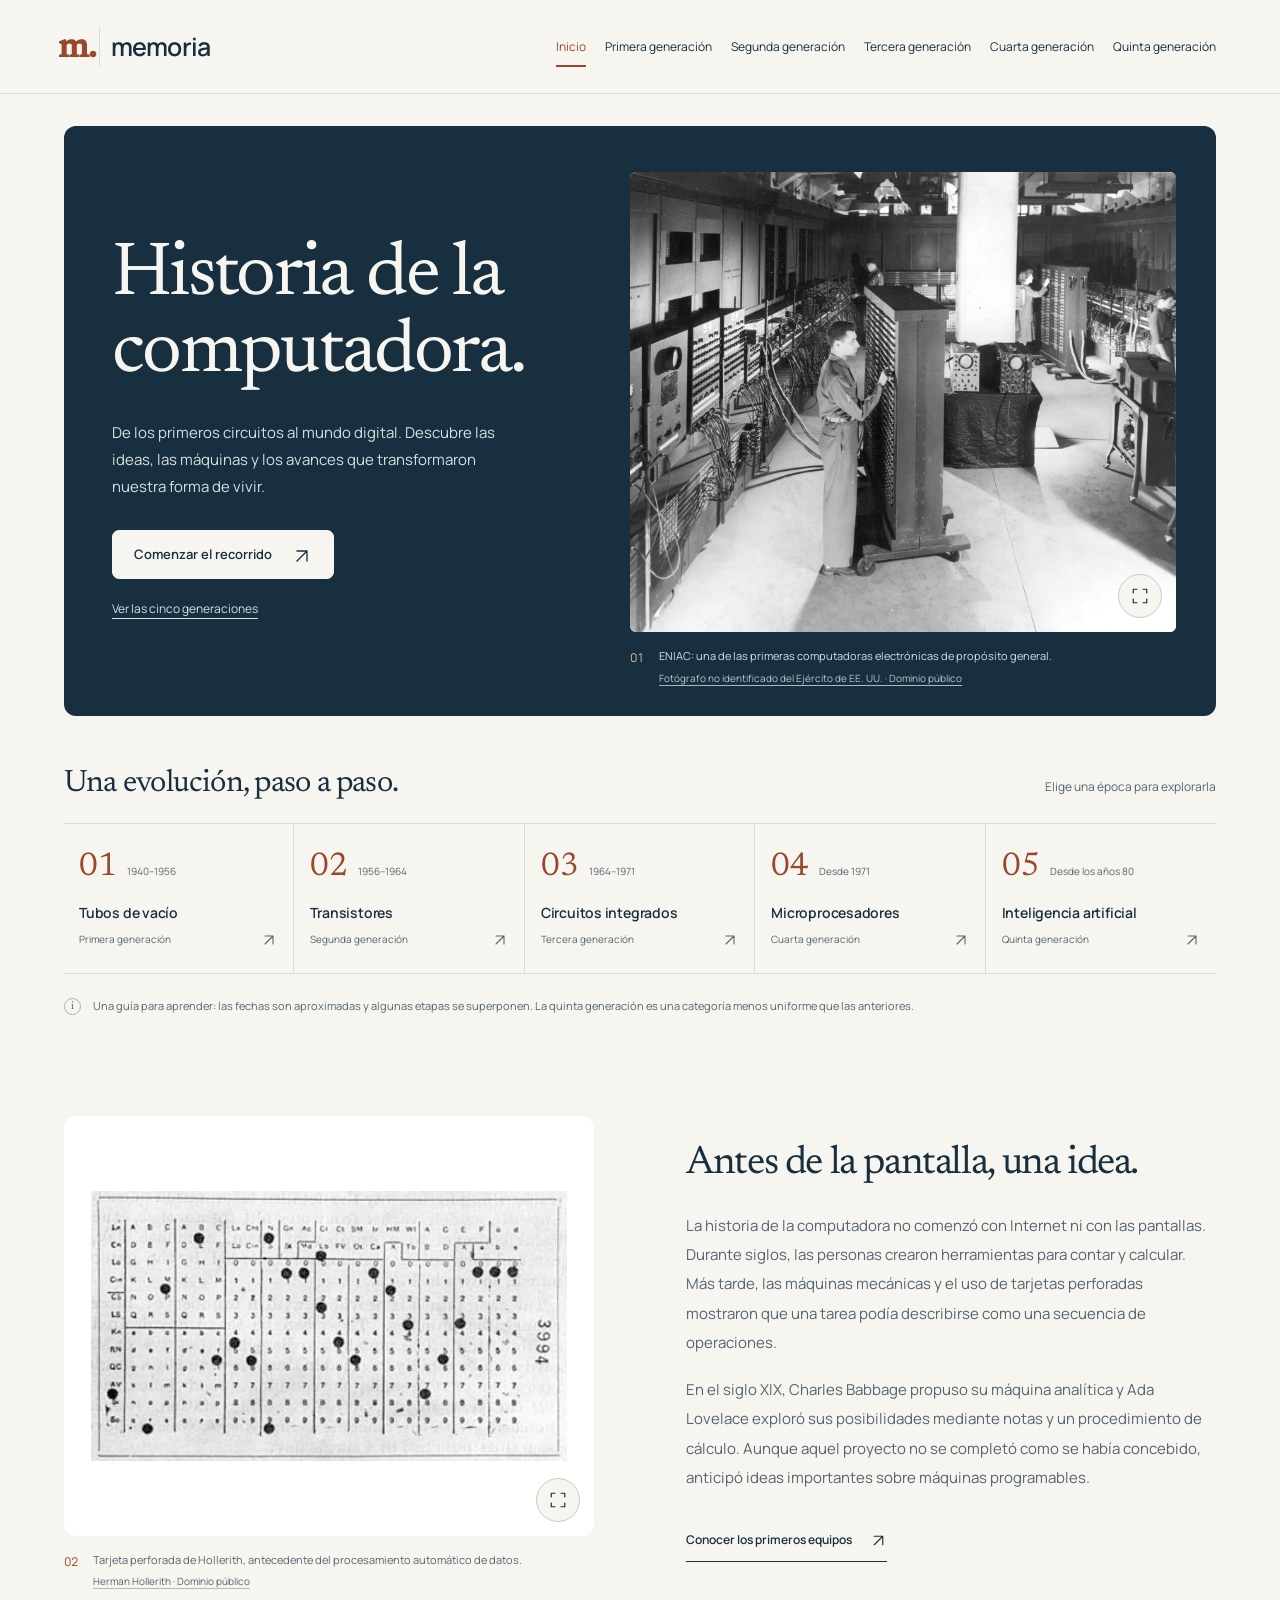
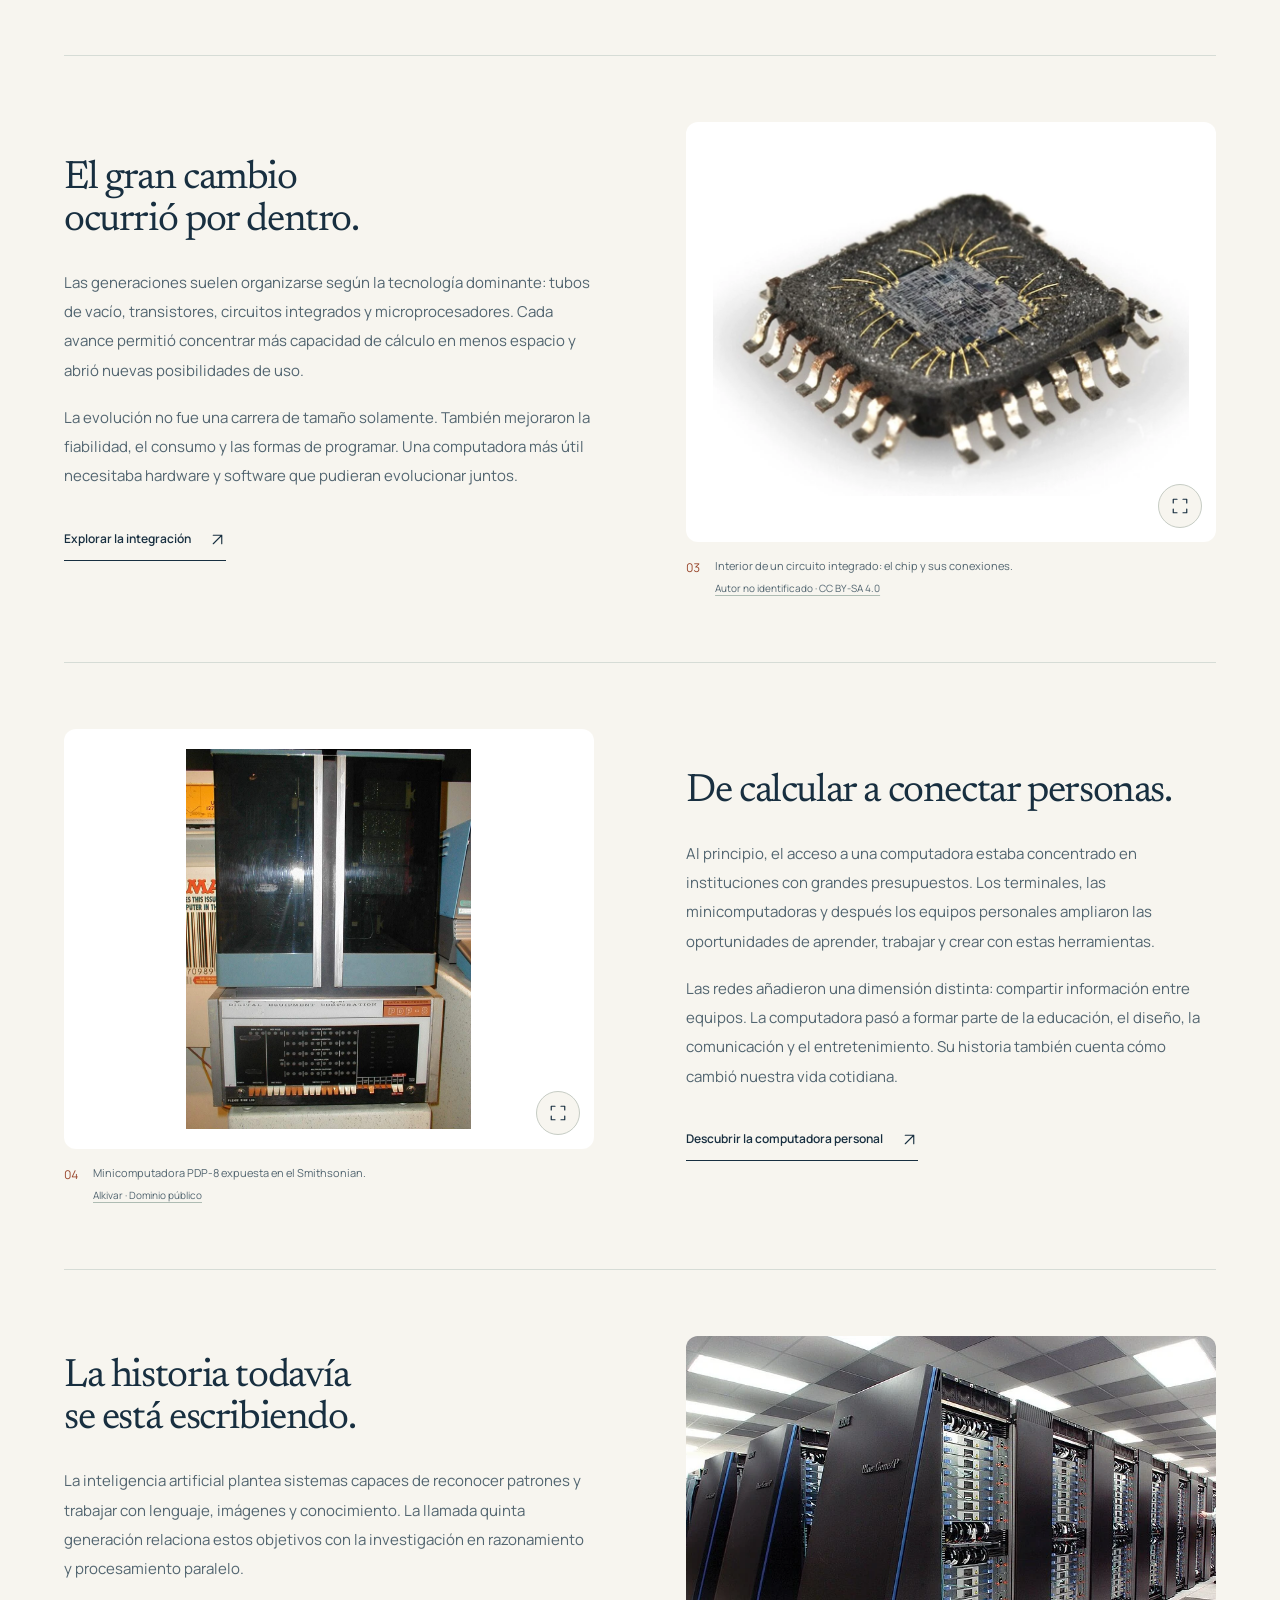
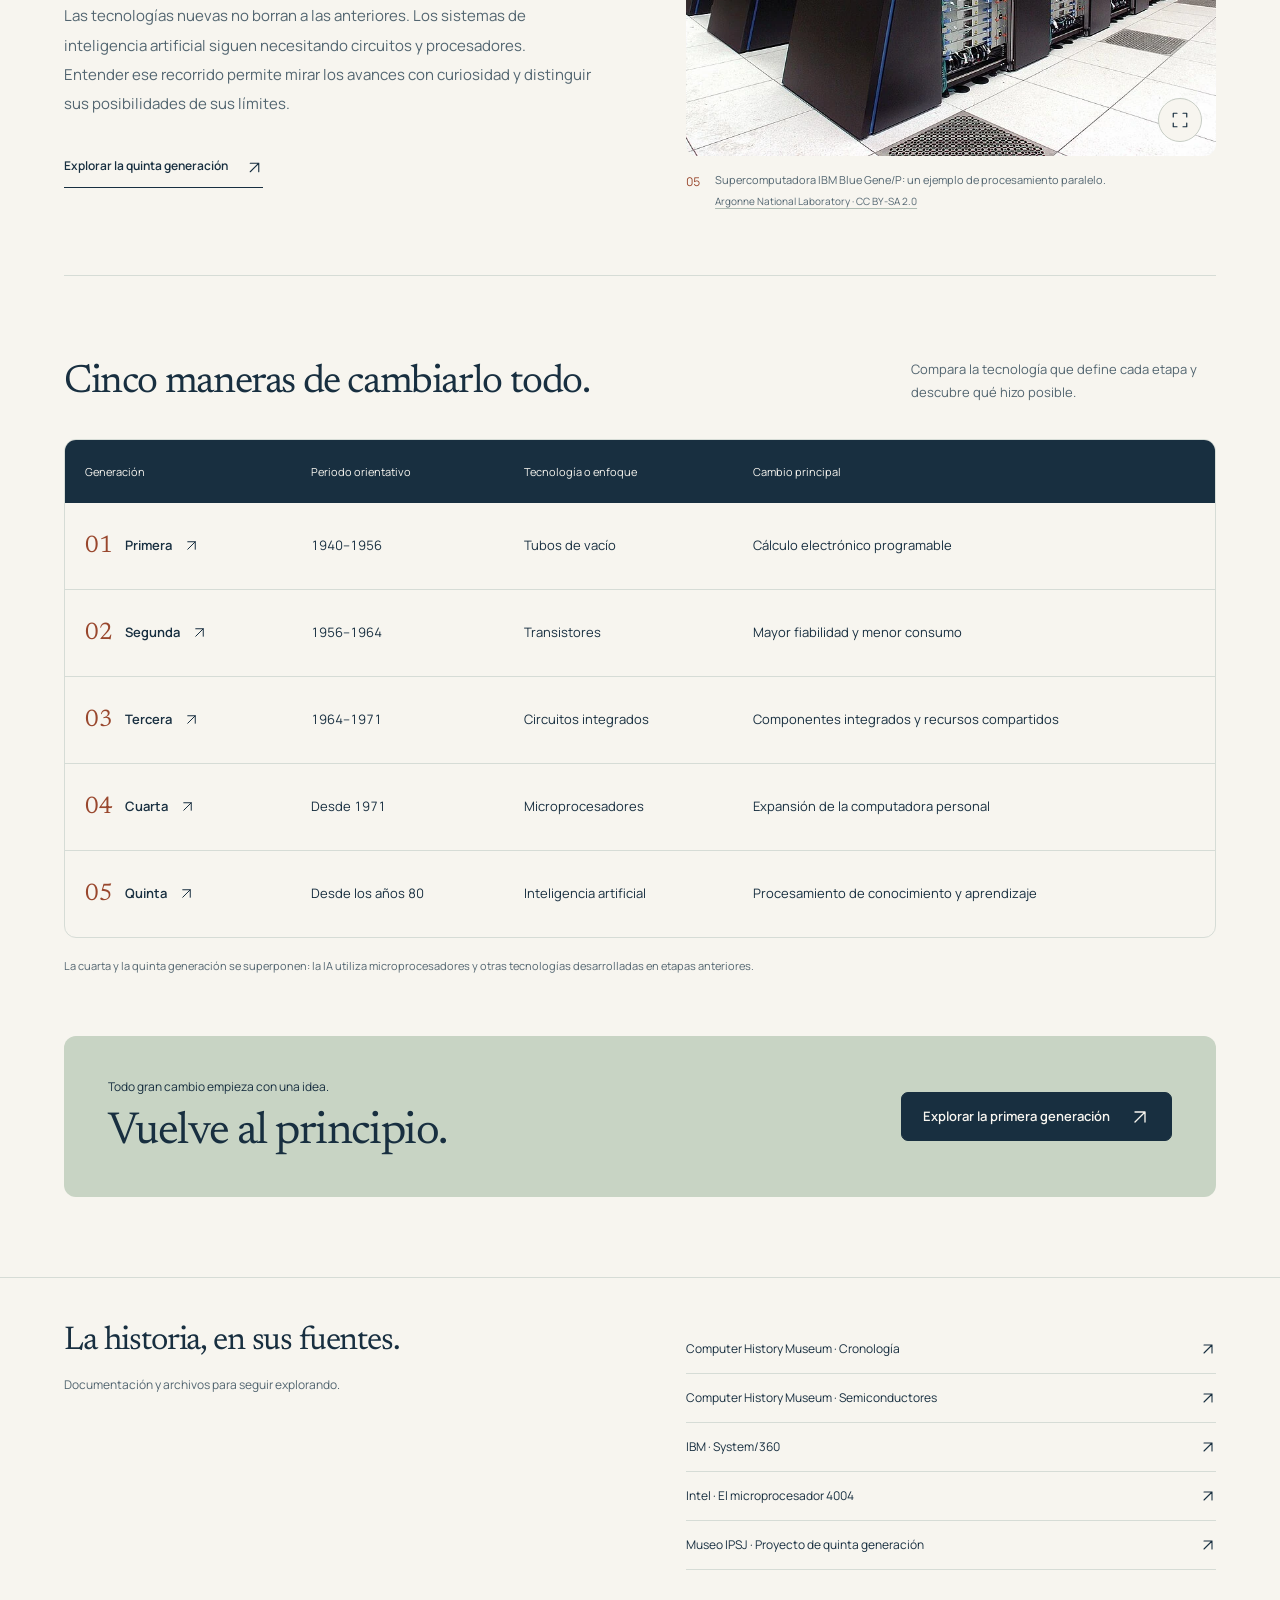
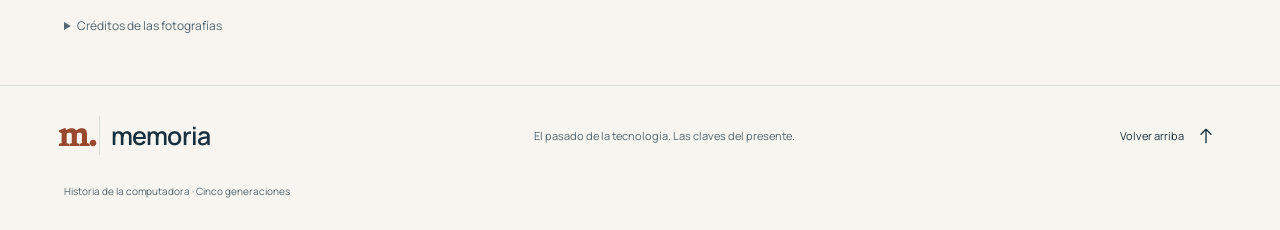
<file: index.html>
<!doctype html><html lang="es"><head><meta charset="utf-8"><meta name="viewport" content="width=device-width, initial-scale=1"><meta name="description" content="Explora las cinco generaciones de la computadora con explicaciones, fotografías y preguntas de repaso."><meta name="theme-color" content="#182f40"><title>Historia de la computadora · Memoria</title><link rel="icon" href="assets/favicon.svg" type="image/svg+xml"><link rel="stylesheet" href="styles.css"></head><body id="top"><div class="reading-progress" aria-hidden="true"></div><a class="skip" href="#contenido">Saltar al contenido</a><header class="site-header"><a class="brand" href="index.html" aria-label="Memoria, inicio"><span class="brand-icon" aria-hidden="true">m.</span>memoria<span class="brand-desc">Historia de la computación</span></a><button class="menu-toggle" aria-expanded="false" aria-controls="nav">Menú <span aria-hidden="true"><svg class="icon" aria-hidden="true" viewBox="0 0 24 24" fill="none" stroke="currentColor" stroke-width="1.6" stroke-linecap="round" stroke-linejoin="round"><path d="M4 7h16M4 12h16M4 17h16"/></svg></span></button><nav id="nav" aria-label="Navegación principal"><a href="index.html" aria-current="page">Inicio</a><a href="generacion-1.html">Primera generación</a><a href="generacion-2.html">Segunda generación</a><a href="generacion-3.html">Tercera generación</a><a href="generacion-4.html">Cuarta generación</a><a href="generacion-5.html">Quinta generación</a></nav></header><main id="contenido"><section class="hero home"><div class="hero-copy"><h1>Historia de la computadora.</h1><p class="intro">De los primeros circuitos al mundo digital. Descubre las ideas, las máquinas y los avances que transformaron nuestra forma de vivir.</p><a class="button" href="generacion-1.html">Comenzar el recorrido <span aria-hidden="true"><svg class="icon" aria-hidden="true" viewBox="0 0 24 24" fill="none" stroke="currentColor" stroke-width="1.6" stroke-linecap="round" stroke-linejoin="round"><path d="M6 18 18 6M6 6h12v12"/></svg></span></a><a class="text-link" href="#comparar">Ver las cinco generaciones</a></div><figure class="figure hero-figure photo-eniac"><div class="image-wrap cover"><img src="assets/photos/eniac.webp" width="1800" height="1301" alt="ENIAC: una de las primeras computadoras electrónicas de propósito general." fetchpriority=high decoding="async"><button class="expand" type="button" data-image="assets/photos/eniac.webp" data-caption="ENIAC: una de las primeras computadoras electrónicas de propósito general." data-credit="Fotógrafo no identificado del Ejército de EE. UU." data-source="https://commons.wikimedia.org/wiki/File:Classic_shot_of_the_ENIAC_(full_resolution).jpg" aria-label="Ampliar fotografía: ENIAC: una de las primeras computadoras electrónicas de propósito general."><svg class="icon" aria-hidden="true" viewBox="0 0 24 24" fill="none" stroke="currentColor" stroke-width="1.6" stroke-linecap="round" stroke-linejoin="round"><path d="M8 3H3v5m13-5h5v5M3 16v5h5m13-5v5h-5"/></svg></button></div><figcaption><span class="fig-index">01</span><span>ENIAC: una de las primeras computadoras electrónicas de propósito general.<a class="photo-credit" href="https://commons.wikimedia.org/wiki/File:Classic_shot_of_the_ENIAC_(full_resolution).jpg" target="_blank" rel="noopener noreferrer">Fotógrafo no identificado del Ejército de EE. UU. · Dominio público</a></span></figcaption></figure></section><section class="timeline-section"><div class="timeline-heading"><h2>Una evolución, paso a paso.</h2><span>Elige una época para explorarla</span></div><nav class="timeline" aria-label="Explorar las cinco generaciones"><a href="generacion-1.html"><span class="time-top"><span class="time-number">01</span><span>1940–1956</span></span><strong>Tubos de vacío</strong><span>Primera generación <span aria-hidden="true"><svg class="icon" aria-hidden="true" viewBox="0 0 24 24" fill="none" stroke="currentColor" stroke-width="1.6" stroke-linecap="round" stroke-linejoin="round"><path d="M6 18 18 6M6 6h12v12"/></svg></span></span></a><a href="generacion-2.html"><span class="time-top"><span class="time-number">02</span><span>1956–1964</span></span><strong>Transistores</strong><span>Segunda generación <span aria-hidden="true"><svg class="icon" aria-hidden="true" viewBox="0 0 24 24" fill="none" stroke="currentColor" stroke-width="1.6" stroke-linecap="round" stroke-linejoin="round"><path d="M6 18 18 6M6 6h12v12"/></svg></span></span></a><a href="generacion-3.html"><span class="time-top"><span class="time-number">03</span><span>1964–1971</span></span><strong>Circuitos integrados</strong><span>Tercera generación <span aria-hidden="true"><svg class="icon" aria-hidden="true" viewBox="0 0 24 24" fill="none" stroke="currentColor" stroke-width="1.6" stroke-linecap="round" stroke-linejoin="round"><path d="M6 18 18 6M6 6h12v12"/></svg></span></span></a><a href="generacion-4.html"><span class="time-top"><span class="time-number">04</span><span>Desde 1971</span></span><strong>Microprocesadores</strong><span>Cuarta generación <span aria-hidden="true"><svg class="icon" aria-hidden="true" viewBox="0 0 24 24" fill="none" stroke="currentColor" stroke-width="1.6" stroke-linecap="round" stroke-linejoin="round"><path d="M6 18 18 6M6 6h12v12"/></svg></span></span></a><a href="generacion-5.html"><span class="time-top"><span class="time-number">05</span><span>Desde los años 80</span></span><strong>Inteligencia artificial</strong><span>Quinta generación <span aria-hidden="true"><svg class="icon" aria-hidden="true" viewBox="0 0 24 24" fill="none" stroke="currentColor" stroke-width="1.6" stroke-linecap="round" stroke-linejoin="round"><path d="M6 18 18 6M6 6h12v12"/></svg></span></span></a></nav></section><aside class="context"><span aria-hidden="true">i</span><p>Una guía para aprender: las fechas son aproximadas y algunas etapas se superponen. La quinta generación es una categoría menos uniforme que las anteriores.</p></aside><section class="story image-first"><div class="story-copy"><h2>Antes de la pantalla, una idea.</h2><p>La historia de la computadora no comenzó con Internet ni con las pantallas. Durante siglos, las personas crearon herramientas para contar y calcular. Más tarde, las máquinas mecánicas y el uso de tarjetas perforadas mostraron que una tarea podía describirse como una secuencia de operaciones.</p><p>En el siglo XIX, Charles Babbage propuso su máquina analítica y Ada Lovelace exploró sus posibilidades mediante notas y un procedimiento de cálculo. Aunque aquel proyecto no se completó como se había concebido, anticipó ideas importantes sobre máquinas programables.</p><a class="inline-link" href="generacion-1.html">Conocer los primeros equipos <span aria-hidden="true"><svg class="icon" aria-hidden="true" viewBox="0 0 24 24" fill="none" stroke="currentColor" stroke-width="1.6" stroke-linecap="round" stroke-linejoin="round"><path d="M6 18 18 6M6 6h12v12"/></svg></span></a></div><figure class="figure  photo-cards"><div class="image-wrap contain"><img src="assets/photos/cards.webp" width="434" height="246" alt="Tarjeta perforada de Hollerith, antecedente del procesamiento automático de datos." loading=lazy decoding="async"><button class="expand" type="button" data-image="assets/photos/cards.webp" data-caption="Tarjeta perforada de Hollerith, antecedente del procesamiento automático de datos." data-credit="Herman Hollerith" data-source="https://commons.wikimedia.org/wiki/File:Hollerith_punched_card.jpg" aria-label="Ampliar fotografía: Tarjeta perforada de Hollerith, antecedente del procesamiento automático de datos."><svg class="icon" aria-hidden="true" viewBox="0 0 24 24" fill="none" stroke="currentColor" stroke-width="1.6" stroke-linecap="round" stroke-linejoin="round"><path d="M8 3H3v5m13-5h5v5M3 16v5h5m13-5v5h-5"/></svg></button></div><figcaption><span class="fig-index">02</span><span>Tarjeta perforada de Hollerith, antecedente del procesamiento automático de datos.<a class="photo-credit" href="https://commons.wikimedia.org/wiki/File:Hollerith_punched_card.jpg" target="_blank" rel="noopener noreferrer">Herman Hollerith · Dominio público</a></span></figcaption></figure></section><section class="story text-first"><div class="story-copy"><h2>El gran cambio ocurrió por dentro.</h2><p>Las generaciones suelen organizarse según la tecnología dominante: tubos de vacío, transistores, circuitos integrados y microprocesadores. Cada avance permitió concentrar más capacidad de cálculo en menos espacio y abrió nuevas posibilidades de uso.</p><p>La evolución no fue una carrera de tamaño solamente. También mejoraron la fiabilidad, el consumo y las formas de programar. Una computadora más útil necesitaba hardware y software que pudieran evolucionar juntos.</p><a class="inline-link" href="generacion-3.html">Explorar la integración <span aria-hidden="true"><svg class="icon" aria-hidden="true" viewBox="0 0 24 24" fill="none" stroke="currentColor" stroke-width="1.6" stroke-linecap="round" stroke-linejoin="round"><path d="M6 18 18 6M6 6h12v12"/></svg></span></a></div><figure class="figure  photo-chip"><div class="image-wrap contain"><img src="assets/photos/chip.webp" width="960" height="662" alt="Interior de un circuito integrado: el chip y sus conexiones." loading=lazy decoding="async"><button class="expand" type="button" data-image="assets/photos/chip.webp" data-caption="Interior de un circuito integrado: el chip y sus conexiones." data-credit="Autor no identificado" data-source="https://commons.wikimedia.org/wiki/File:Integrated_circuit_in_a_removed_package.jpg" aria-label="Ampliar fotografía: Interior de un circuito integrado: el chip y sus conexiones."><svg class="icon" aria-hidden="true" viewBox="0 0 24 24" fill="none" stroke="currentColor" stroke-width="1.6" stroke-linecap="round" stroke-linejoin="round"><path d="M8 3H3v5m13-5h5v5M3 16v5h5m13-5v5h-5"/></svg></button></div><figcaption><span class="fig-index">03</span><span>Interior de un circuito integrado: el chip y sus conexiones.<a class="photo-credit" href="https://commons.wikimedia.org/wiki/File:Integrated_circuit_in_a_removed_package.jpg" target="_blank" rel="noopener noreferrer">Autor no identificado · CC BY-SA 4.0</a></span></figcaption></figure></section><section class="story image-first"><div class="story-copy"><h2>De calcular a conectar personas.</h2><p>Al principio, el acceso a una computadora estaba concentrado en instituciones con grandes presupuestos. Los terminales, las minicomputadoras y después los equipos personales ampliaron las oportunidades de aprender, trabajar y crear con estas herramientas.</p><p>Las redes añadieron una dimensión distinta: compartir información entre equipos. La computadora pasó a formar parte de la educación, el diseño, la comunicación y el entretenimiento. Su historia también cuenta cómo cambió nuestra vida cotidiana.</p><a class="inline-link" href="generacion-4.html">Descubrir la computadora personal <span aria-hidden="true"><svg class="icon" aria-hidden="true" viewBox="0 0 24 24" fill="none" stroke="currentColor" stroke-width="1.6" stroke-linecap="round" stroke-linejoin="round"><path d="M6 18 18 6M6 6h12v12"/></svg></span></a></div><figure class="figure  photo-network"><div class="image-wrap cover"><img src="assets/photos/network.webp" width="960" height="1280" alt="Minicomputadora PDP-8 expuesta en el Smithsonian." loading=lazy decoding="async"><button class="expand" type="button" data-image="assets/photos/network.webp" data-caption="Minicomputadora PDP-8 expuesta en el Smithsonian." data-credit="Alkivar" data-source="https://commons.wikimedia.org/wiki/File:PDP-8.jpg" aria-label="Ampliar fotografía: Minicomputadora PDP-8 expuesta en el Smithsonian."><svg class="icon" aria-hidden="true" viewBox="0 0 24 24" fill="none" stroke="currentColor" stroke-width="1.6" stroke-linecap="round" stroke-linejoin="round"><path d="M8 3H3v5m13-5h5v5M3 16v5h5m13-5v5h-5"/></svg></button></div><figcaption><span class="fig-index">04</span><span>Minicomputadora PDP-8 expuesta en el Smithsonian.<a class="photo-credit" href="https://commons.wikimedia.org/wiki/File:PDP-8.jpg" target="_blank" rel="noopener noreferrer">Alkivar · Dominio público</a></span></figcaption></figure></section><section class="story text-first"><div class="story-copy"><h2>La historia todavía se está escribiendo.</h2><p>La inteligencia artificial plantea sistemas capaces de reconocer patrones y trabajar con lenguaje, imágenes y conocimiento. La llamada quinta generación relaciona estos objetivos con la investigación en razonamiento y procesamiento paralelo.</p><p>Las tecnologías nuevas no borran a las anteriores. Los sistemas de inteligencia artificial siguen necesitando circuitos y procesadores. Entender ese recorrido permite mirar los avances con curiosidad y distinguir sus posibilidades de sus límites.</p><a class="inline-link" href="generacion-5.html">Explorar la quinta generación <span aria-hidden="true"><svg class="icon" aria-hidden="true" viewBox="0 0 24 24" fill="none" stroke="currentColor" stroke-width="1.6" stroke-linecap="round" stroke-linejoin="round"><path d="M6 18 18 6M6 6h12v12"/></svg></span></a></div><figure class="figure  photo-neural"><div class="image-wrap cover"><img src="assets/photos/neural.webp" width="960" height="636" alt="Supercomputadora IBM Blue Gene/P: un ejemplo de procesamiento paralelo." loading=lazy decoding="async"><button class="expand" type="button" data-image="assets/photos/neural.webp" data-caption="Supercomputadora IBM Blue Gene/P: un ejemplo de procesamiento paralelo." data-credit="Argonne National Laboratory" data-source="https://commons.wikimedia.org/wiki/File:IBM_Blue_Gene_P_supercomputer.jpg" aria-label="Ampliar fotografía: Supercomputadora IBM Blue Gene/P: un ejemplo de procesamiento paralelo."><svg class="icon" aria-hidden="true" viewBox="0 0 24 24" fill="none" stroke="currentColor" stroke-width="1.6" stroke-linecap="round" stroke-linejoin="round"><path d="M8 3H3v5m13-5h5v5M3 16v5h5m13-5v5h-5"/></svg></button></div><figcaption><span class="fig-index">05</span><span>Supercomputadora IBM Blue Gene/P: un ejemplo de procesamiento paralelo.<a class="photo-credit" href="https://commons.wikimedia.org/wiki/File:IBM_Blue_Gene_P_supercomputer.jpg" target="_blank" rel="noopener noreferrer">Argonne National Laboratory · CC BY-SA 2.0</a></span></figcaption></figure></section><section id="comparar" class="comparison"><div class="comparison-heading"><div><h2>Cinco maneras de cambiarlo todo.</h2></div><p>Compara la tecnología que define cada etapa y descubre qué hizo posible.</p></div><div class="table-wrap" tabindex="0" role="region" aria-label="Comparación de generaciones, desplazable horizontalmente"><table><caption>Las cinco generaciones de la computadora</caption><thead><tr><th scope="col">Generación</th><th scope="col">Periodo orientativo</th><th scope="col">Tecnología o enfoque</th><th scope="col">Cambio principal</th></tr></thead><tbody><tr><th scope="row"><a href="generacion-1.html"><span>01</span> Primera <svg class="icon" aria-hidden="true" viewBox="0 0 24 24" fill="none" stroke="currentColor" stroke-width="1.6" stroke-linecap="round" stroke-linejoin="round"><path d="M6 18 18 6M6 6h12v12"/></svg></a></th><td>1940–1956</td><td>Tubos de vacío</td><td>Cálculo electrónico programable</td></tr><tr><th scope="row"><a href="generacion-2.html"><span>02</span> Segunda <svg class="icon" aria-hidden="true" viewBox="0 0 24 24" fill="none" stroke="currentColor" stroke-width="1.6" stroke-linecap="round" stroke-linejoin="round"><path d="M6 18 18 6M6 6h12v12"/></svg></a></th><td>1956–1964</td><td>Transistores</td><td>Mayor fiabilidad y menor consumo</td></tr><tr><th scope="row"><a href="generacion-3.html"><span>03</span> Tercera <svg class="icon" aria-hidden="true" viewBox="0 0 24 24" fill="none" stroke="currentColor" stroke-width="1.6" stroke-linecap="round" stroke-linejoin="round"><path d="M6 18 18 6M6 6h12v12"/></svg></a></th><td>1964–1971</td><td>Circuitos integrados</td><td>Componentes integrados y recursos compartidos</td></tr><tr><th scope="row"><a href="generacion-4.html"><span>04</span> Cuarta <svg class="icon" aria-hidden="true" viewBox="0 0 24 24" fill="none" stroke="currentColor" stroke-width="1.6" stroke-linecap="round" stroke-linejoin="round"><path d="M6 18 18 6M6 6h12v12"/></svg></a></th><td>Desde 1971</td><td>Microprocesadores</td><td>Expansión de la computadora personal</td></tr><tr><th scope="row"><a href="generacion-5.html"><span>05</span> Quinta <svg class="icon" aria-hidden="true" viewBox="0 0 24 24" fill="none" stroke="currentColor" stroke-width="1.6" stroke-linecap="round" stroke-linejoin="round"><path d="M6 18 18 6M6 6h12v12"/></svg></a></th><td>Desde los años 80</td><td>Inteligencia artificial</td><td>Procesamiento de conocimiento y aprendizaje</td></tr></tbody></table></div><p class="table-note">La cuarta y la quinta generación se superponen: la IA utiliza microprocesadores y otras tecnologías desarrolladas en etapas anteriores.</p></section><section class="end-cta"><div><p>Todo gran cambio empieza con una idea.</p><h2>Vuelve al principio.</h2></div><a class="button" href="generacion-1.html">Explorar la primera generación <svg class="icon" aria-hidden="true" viewBox="0 0 24 24" fill="none" stroke="currentColor" stroke-width="1.6" stroke-linecap="round" stroke-linejoin="round"><path d="M6 18 18 6M6 6h12v12"/></svg></a></section></main><section class="sources" id="fuentes"><div><h2>La historia, en sus fuentes.</h2><p>Documentación y archivos para seguir explorando.</p></div><ul><li><a href="https://www.computerhistory.org/timeline/" target="_blank" rel="noopener noreferrer">Computer History Museum · Cronología <svg class="icon" aria-hidden="true" viewBox="0 0 24 24" fill="none" stroke="currentColor" stroke-width="1.6" stroke-linecap="round" stroke-linejoin="round"><path d="M6 18 18 6M6 6h12v12"/></svg></a></li><li><a href="https://www.computerhistory.org/revolution/story/272" target="_blank" rel="noopener noreferrer">Computer History Museum · Semiconductores <svg class="icon" aria-hidden="true" viewBox="0 0 24 24" fill="none" stroke="currentColor" stroke-width="1.6" stroke-linecap="round" stroke-linejoin="round"><path d="M6 18 18 6M6 6h12v12"/></svg></a></li><li><a href="https://www.ibm.com/history/system-360" target="_blank" rel="noopener noreferrer">IBM · System/360 <svg class="icon" aria-hidden="true" viewBox="0 0 24 24" fill="none" stroke="currentColor" stroke-width="1.6" stroke-linecap="round" stroke-linejoin="round"><path d="M6 18 18 6M6 6h12v12"/></svg></a></li><li><a href="https://www.intel.com/content/www/us/en/history/virtual-vault/articles/the-intel-4004.html" target="_blank" rel="noopener noreferrer">Intel · El microprocesador 4004 <svg class="icon" aria-hidden="true" viewBox="0 0 24 24" fill="none" stroke="currentColor" stroke-width="1.6" stroke-linecap="round" stroke-linejoin="round"><path d="M6 18 18 6M6 6h12v12"/></svg></a></li><li><a href="https://museum.ipsj.or.jp/en/computer/other/0002.html" target="_blank" rel="noopener noreferrer">Museo IPSJ · Proyecto de quinta generación <svg class="icon" aria-hidden="true" viewBox="0 0 24 24" fill="none" stroke="currentColor" stroke-width="1.6" stroke-linecap="round" stroke-linejoin="round"><path d="M6 18 18 6M6 6h12v12"/></svg></a></li></ul></section><div class="credits"><details><summary>Créditos de las fotografías</summary><p>Fotografías y documentos reales de Wikimedia Commons. Se optimizó su tamaño y formato para la web; algunos encuadres se adaptan en pantalla. Cada imagen conserva la licencia indicada.</p><ul><li><strong>Classic shot of the ENIAC (full resolution).jpg</strong><span>Fotógrafo no identificado del Ejército de EE. UU.</span><a href="https://commons.wikimedia.org/wiki/File:Classic_shot_of_the_ENIAC_(full_resolution).jpg" target="_blank" rel="noopener noreferrer">Archivo original</a><a href="https://commons.wikimedia.org/wiki/File:Classic_shot_of_the_ENIAC_(full_resolution).jpg" target="_blank" rel="noopener noreferrer">Dominio público</a></li><li><strong>Hollerith punched card.jpg</strong><span>Herman Hollerith</span><a href="https://commons.wikimedia.org/wiki/File:Hollerith_punched_card.jpg" target="_blank" rel="noopener noreferrer">Archivo original</a><a href="https://commons.wikimedia.org/wiki/File:Hollerith_punched_card.jpg" target="_blank" rel="noopener noreferrer">Dominio público</a></li><li><strong>Integrated circuit in a removed package.jpg</strong><span>Autor no identificado</span><a href="https://commons.wikimedia.org/wiki/File:Integrated_circuit_in_a_removed_package.jpg" target="_blank" rel="noopener noreferrer">Archivo original</a><a href="https://creativecommons.org/licenses/by-sa/4.0" target="_blank" rel="noopener noreferrer">CC BY-SA 4.0</a></li><li><strong>PDP-8.jpg</strong><span>Alkivar</span><a href="https://commons.wikimedia.org/wiki/File:PDP-8.jpg" target="_blank" rel="noopener noreferrer">Archivo original</a><a href="https://commons.wikimedia.org/wiki/File:PDP-8.jpg" target="_blank" rel="noopener noreferrer">Dominio público</a></li><li><strong>IBM Blue Gene P supercomputer.jpg</strong><span>Argonne National Laboratory</span><a href="https://commons.wikimedia.org/wiki/File:IBM_Blue_Gene_P_supercomputer.jpg" target="_blank" rel="noopener noreferrer">Archivo original</a><a href="https://creativecommons.org/licenses/by-sa/2.0/" target="_blank" rel="noopener noreferrer">CC BY-SA 2.0</a></li></ul></details></div><footer><a class="brand" href="index.html"><span class="brand-icon" aria-hidden="true">m.</span>memoria</a><p>El pasado de la tecnología. Las claves del presente.</p><a href="#top">Volver arriba <svg class="icon" aria-hidden="true" viewBox="0 0 24 24" fill="none" stroke="currentColor" stroke-width="1.6" stroke-linecap="round" stroke-linejoin="round"><path d="M12 20V4m-6 6 6-6 6 6"/></svg></a><small>Historia de la computadora · Cinco generaciones</small></footer><dialog id="lightbox" aria-label="Galería de fotografías"><div class="gallery-toolbar"><span class="gallery-count" aria-live="polite"></span><button class="close" aria-label="Cerrar galería">Cerrar <svg class="icon" aria-hidden="true" viewBox="0 0 24 24" fill="none" stroke="currentColor" stroke-width="1.6" stroke-linecap="round" stroke-linejoin="round"><path d="m6 6 12 12M6 18 18 6"/></svg></button></div><div class="gallery-stage"><button class="gallery-prev" aria-label="Fotografía anterior"><svg class="icon" aria-hidden="true" viewBox="0 0 24 24" fill="none" stroke="currentColor" stroke-width="1.6" stroke-linecap="round" stroke-linejoin="round"><path d="M19 12H5m6-6-6 6 6 6"/></svg></button><img width="1200" height="900" alt=""><button class="gallery-next" aria-label="Fotografía siguiente"><svg class="icon" aria-hidden="true" viewBox="0 0 24 24" fill="none" stroke="currentColor" stroke-width="1.6" stroke-linecap="round" stroke-linejoin="round"><path d="M5 12h14m-6-6 6 6-6 6"/></svg></button></div><div class="gallery-caption"><p></p><a target="_blank" rel="noopener noreferrer"></a></div></dialog><script src="app.js" defer></script></body></html>
</file>
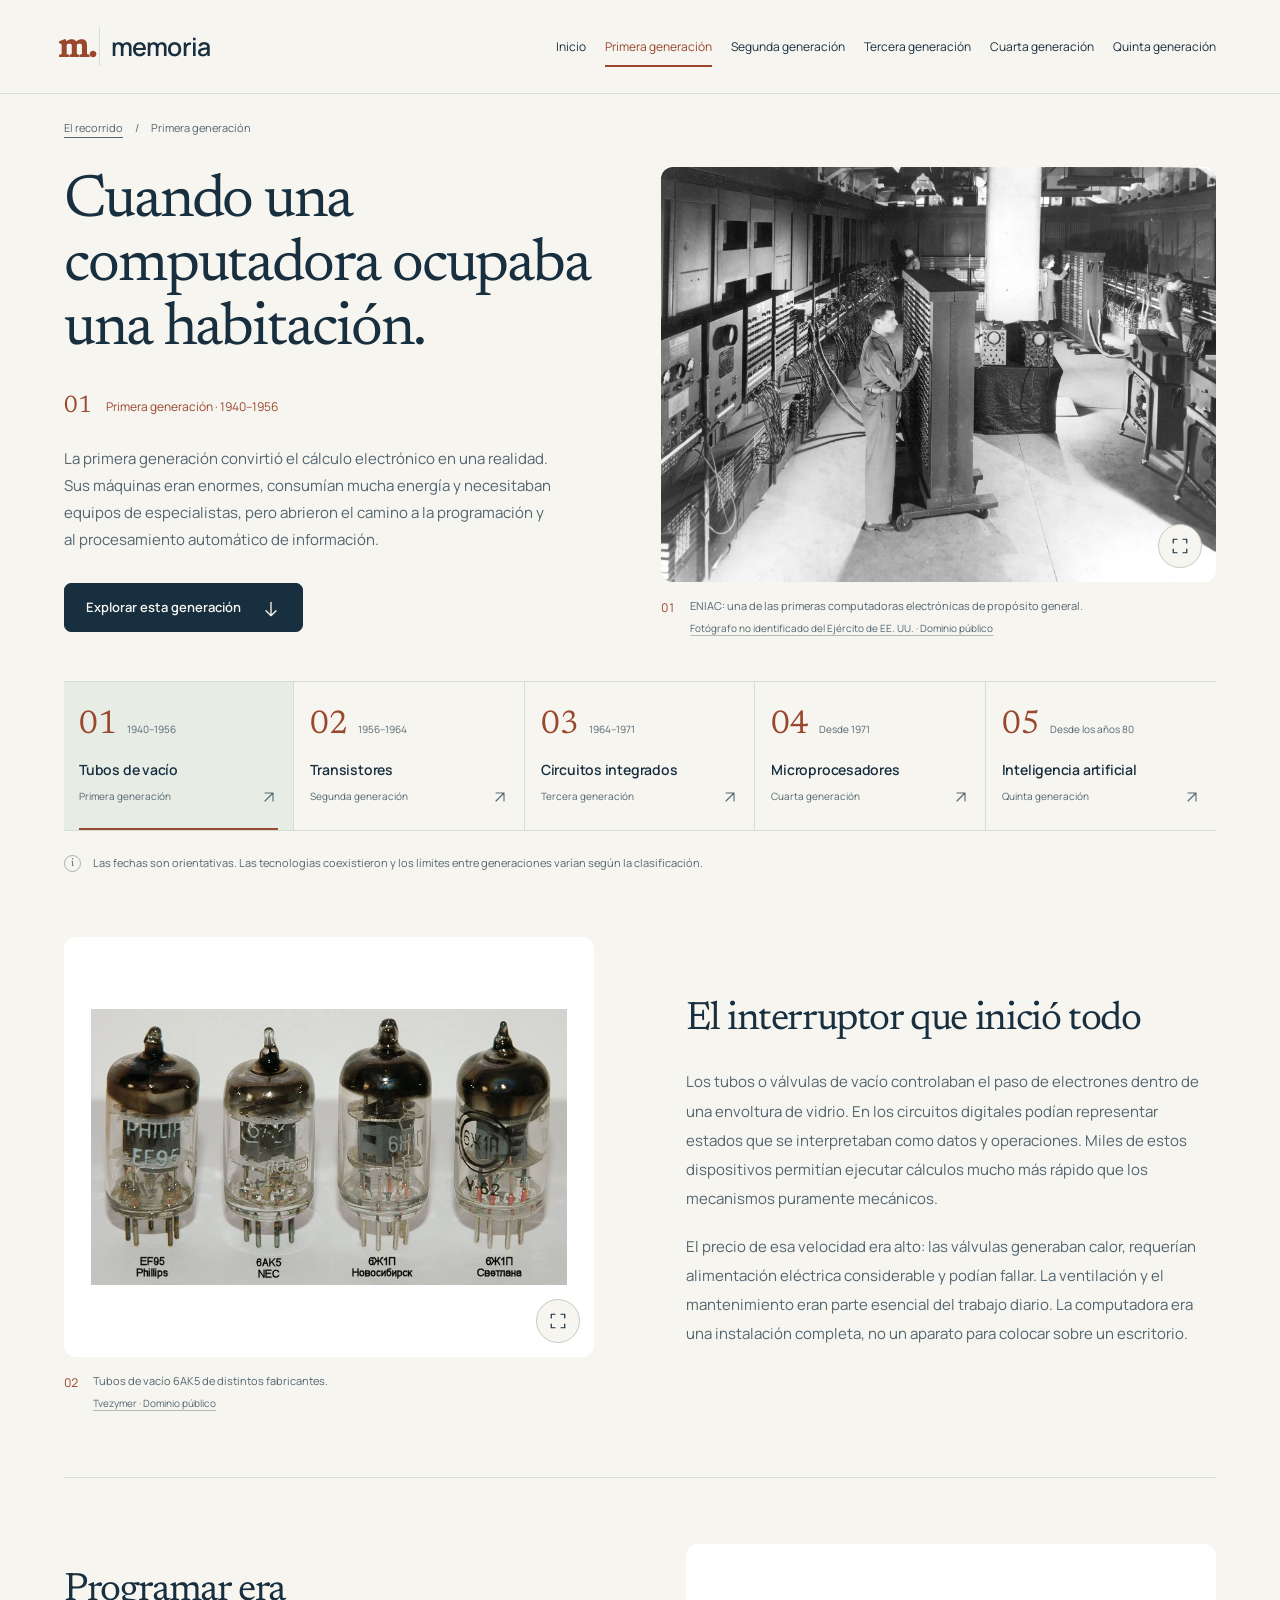
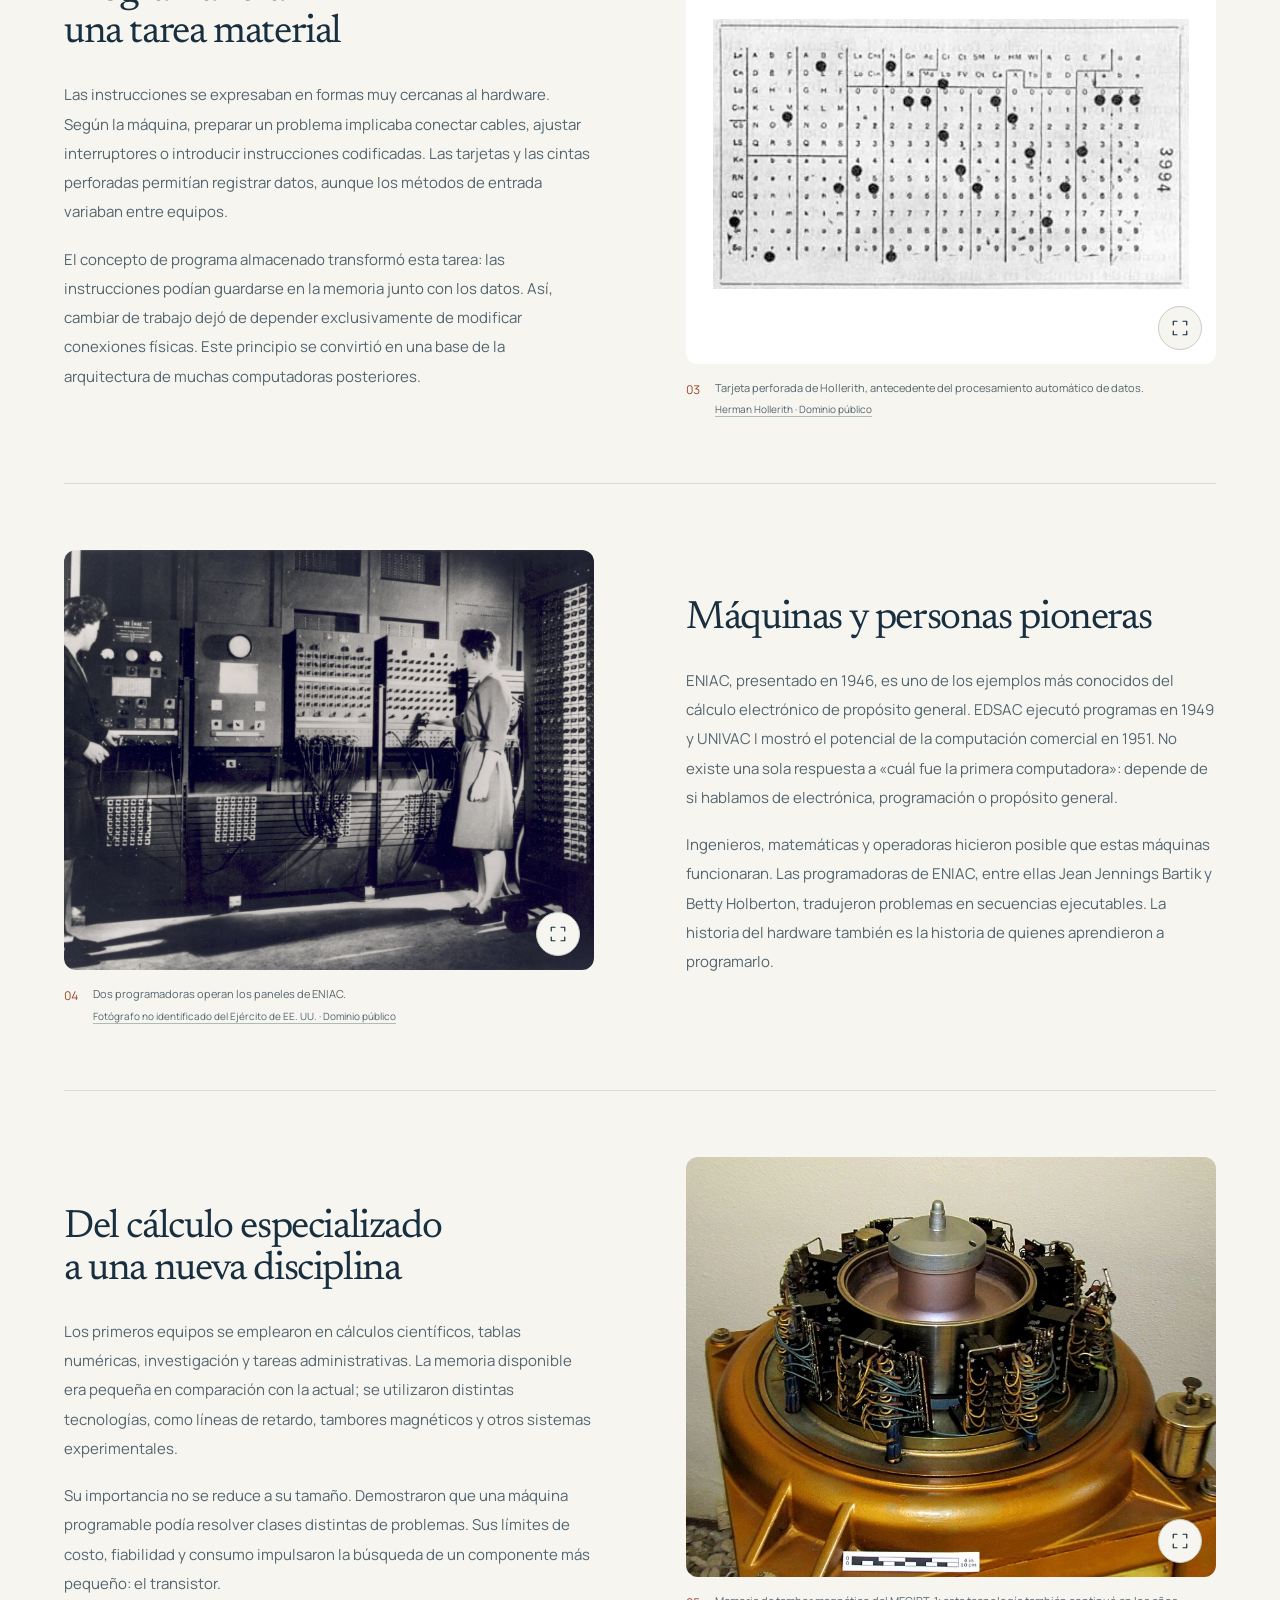
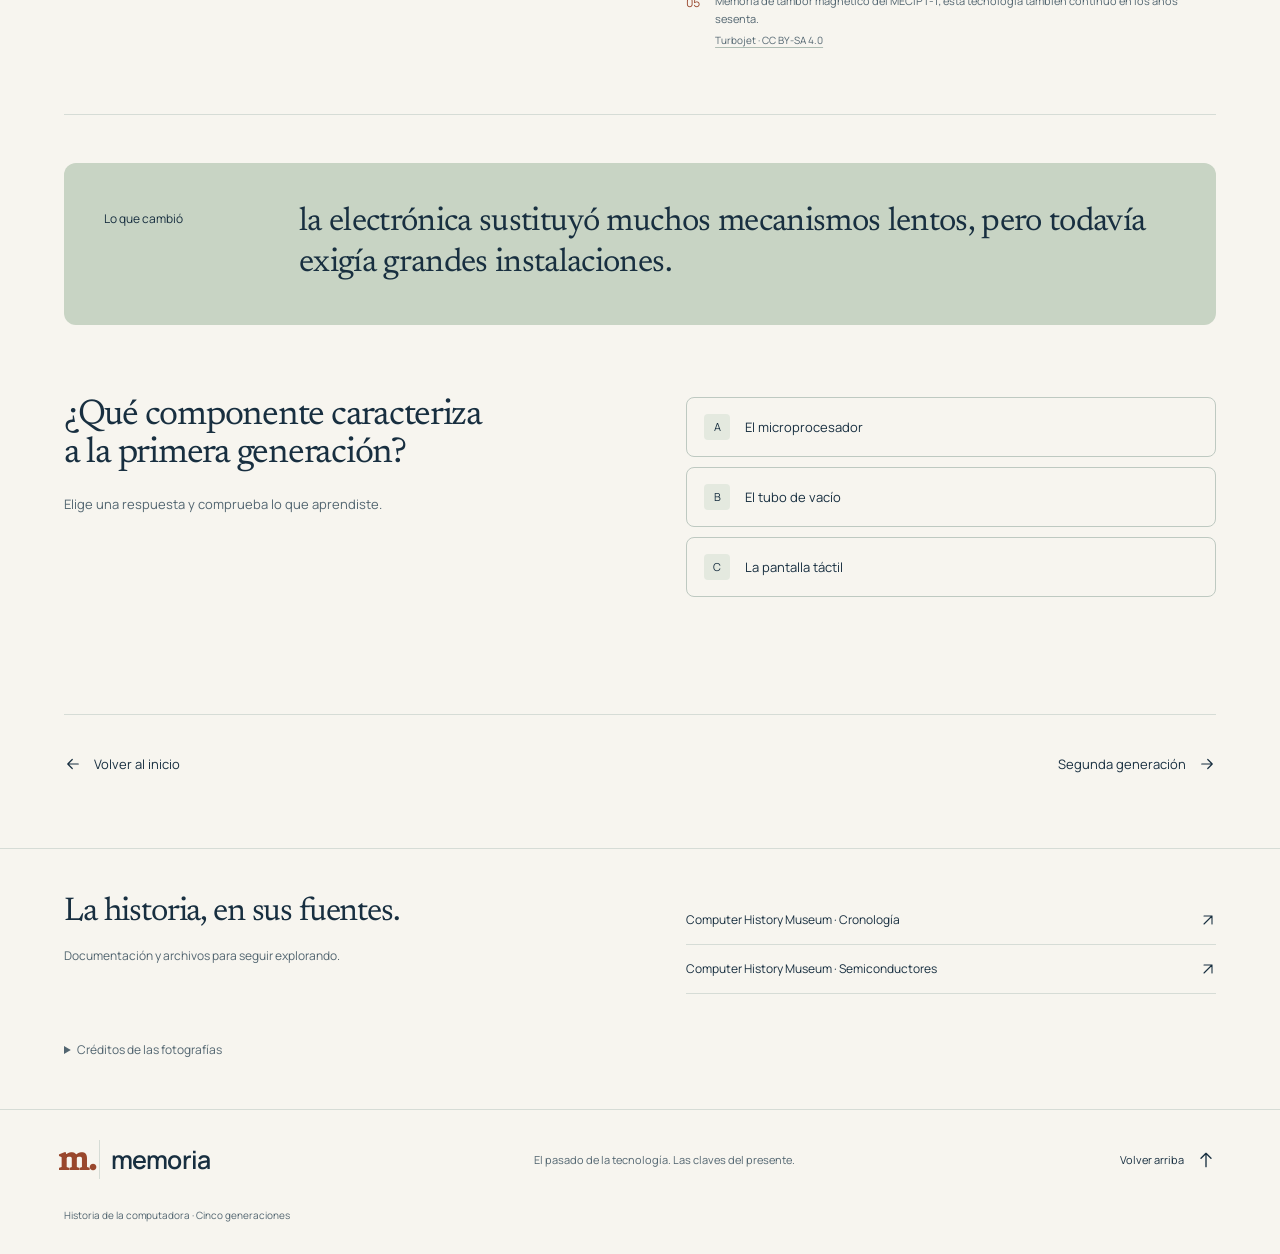
<file: generacion-1.html>
<!doctype html><html lang="es"><head><meta charset="utf-8"><meta name="viewport" content="width=device-width, initial-scale=1"><meta name="description" content="La primera generación convirtió el cálculo electrónico en una realidad. Sus máquinas eran enormes, consumían mucha energía y necesitaban equipos de especialistas, pero abrieron el camino a la programación y al procesamiento automático de información."><meta name="theme-color" content="#182f40"><title>Primera generación · Memoria</title><link rel="icon" href="assets/favicon.svg" type="image/svg+xml"><link rel="stylesheet" href="styles.css"></head><body id="top"><div class="reading-progress" aria-hidden="true"></div><a class="skip" href="#contenido">Saltar al contenido</a><header class="site-header"><a class="brand" href="index.html" aria-label="Memoria, inicio"><span class="brand-icon" aria-hidden="true">m.</span>memoria<span class="brand-desc">Historia de la computación</span></a><button class="menu-toggle" aria-expanded="false" aria-controls="nav">Menú <span aria-hidden="true"><svg class="icon" aria-hidden="true" viewBox="0 0 24 24" fill="none" stroke="currentColor" stroke-width="1.6" stroke-linecap="round" stroke-linejoin="round"><path d="M4 7h16M4 12h16M4 17h16"/></svg></span></button><nav id="nav" aria-label="Navegación principal"><a href="index.html">Inicio</a><a href="generacion-1.html" aria-current="page">Primera generación</a><a href="generacion-2.html">Segunda generación</a><a href="generacion-3.html">Tercera generación</a><a href="generacion-4.html">Cuarta generación</a><a href="generacion-5.html">Quinta generación</a></nav></header><main id="contenido"><div class="breadcrumb"><a href="index.html">El recorrido</a><span>/</span>Primera generación</div><section class="hero chapter"><div class="hero-copy"><h1>Cuando una computadora ocupaba una habitación.</h1><p class="chapter-meta"><span>01</span> Primera generación · 1940–1956</p><p class="intro">La primera generación convirtió el cálculo electrónico en una realidad. Sus máquinas eran enormes, consumían mucha energía y necesitaban equipos de especialistas, pero abrieron el camino a la programación y al procesamiento automático de información.</p><a class="button" href="#lectura">Explorar esta generación <span aria-hidden="true"><svg class="icon" aria-hidden="true" viewBox="0 0 24 24" fill="none" stroke="currentColor" stroke-width="1.6" stroke-linecap="round" stroke-linejoin="round"><path d="M12 4v16m-6-6 6 6 6-6"/></svg></span></a></div><figure class="figure hero-figure photo-eniac"><div class="image-wrap cover"><img src="assets/photos/eniac.webp" width="1800" height="1301" alt="ENIAC: una de las primeras computadoras electrónicas de propósito general." fetchpriority=high decoding="async"><button class="expand" type="button" data-image="assets/photos/eniac.webp" data-caption="ENIAC: una de las primeras computadoras electrónicas de propósito general." data-credit="Fotógrafo no identificado del Ejército de EE. UU." data-source="https://commons.wikimedia.org/wiki/File:Classic_shot_of_the_ENIAC_(full_resolution).jpg" aria-label="Ampliar fotografía: ENIAC: una de las primeras computadoras electrónicas de propósito general."><svg class="icon" aria-hidden="true" viewBox="0 0 24 24" fill="none" stroke="currentColor" stroke-width="1.6" stroke-linecap="round" stroke-linejoin="round"><path d="M8 3H3v5m13-5h5v5M3 16v5h5m13-5v5h-5"/></svg></button></div><figcaption><span class="fig-index">01</span><span>ENIAC: una de las primeras computadoras electrónicas de propósito general.<a class="photo-credit" href="https://commons.wikimedia.org/wiki/File:Classic_shot_of_the_ENIAC_(full_resolution).jpg" target="_blank" rel="noopener noreferrer">Fotógrafo no identificado del Ejército de EE. UU. · Dominio público</a></span></figcaption></figure></section><nav class="timeline" aria-label="Explorar las cinco generaciones"><a href="generacion-1.html" aria-current="page"><span class="time-top"><span class="time-number">01</span><span>1940–1956</span></span><strong>Tubos de vacío</strong><span>Primera generación <span aria-hidden="true"><svg class="icon" aria-hidden="true" viewBox="0 0 24 24" fill="none" stroke="currentColor" stroke-width="1.6" stroke-linecap="round" stroke-linejoin="round"><path d="M6 18 18 6M6 6h12v12"/></svg></span></span></a><a href="generacion-2.html"><span class="time-top"><span class="time-number">02</span><span>1956–1964</span></span><strong>Transistores</strong><span>Segunda generación <span aria-hidden="true"><svg class="icon" aria-hidden="true" viewBox="0 0 24 24" fill="none" stroke="currentColor" stroke-width="1.6" stroke-linecap="round" stroke-linejoin="round"><path d="M6 18 18 6M6 6h12v12"/></svg></span></span></a><a href="generacion-3.html"><span class="time-top"><span class="time-number">03</span><span>1964–1971</span></span><strong>Circuitos integrados</strong><span>Tercera generación <span aria-hidden="true"><svg class="icon" aria-hidden="true" viewBox="0 0 24 24" fill="none" stroke="currentColor" stroke-width="1.6" stroke-linecap="round" stroke-linejoin="round"><path d="M6 18 18 6M6 6h12v12"/></svg></span></span></a><a href="generacion-4.html"><span class="time-top"><span class="time-number">04</span><span>Desde 1971</span></span><strong>Microprocesadores</strong><span>Cuarta generación <span aria-hidden="true"><svg class="icon" aria-hidden="true" viewBox="0 0 24 24" fill="none" stroke="currentColor" stroke-width="1.6" stroke-linecap="round" stroke-linejoin="round"><path d="M6 18 18 6M6 6h12v12"/></svg></span></span></a><a href="generacion-5.html"><span class="time-top"><span class="time-number">05</span><span>Desde los años 80</span></span><strong>Inteligencia artificial</strong><span>Quinta generación <span aria-hidden="true"><svg class="icon" aria-hidden="true" viewBox="0 0 24 24" fill="none" stroke="currentColor" stroke-width="1.6" stroke-linecap="round" stroke-linejoin="round"><path d="M6 18 18 6M6 6h12v12"/></svg></span></span></a></nav><aside class="context"><span aria-hidden="true">i</span><p>Las fechas son orientativas. Las tecnologías coexistieron y los límites entre generaciones varían según la clasificación.</p></aside><div id="lectura" class="reading"><section class="story image-first"><div class="story-copy"><h2>El interruptor que inició todo</h2><p>Los tubos o válvulas de vacío controlaban el paso de electrones dentro de una envoltura de vidrio. En los circuitos digitales podían representar estados que se interpretaban como datos y operaciones. Miles de estos dispositivos permitían ejecutar cálculos mucho más rápido que los mecanismos puramente mecánicos.</p><p>El precio de esa velocidad era alto: las válvulas generaban calor, requerían alimentación eléctrica considerable y podían fallar. La ventilación y el mantenimiento eran parte esencial del trabajo diario. La computadora era una instalación completa, no un aparato para colocar sobre un escritorio.</p></div><figure class="figure  photo-tube"><div class="image-wrap contain"><img src="assets/photos/tube.webp" width="755" height="438" alt="Tubos de vacío 6AK5 de distintos fabricantes." loading=lazy decoding="async"><button class="expand" type="button" data-image="assets/photos/tube.webp" data-caption="Tubos de vacío 6AK5 de distintos fabricantes." data-credit="Tvezymer" data-source="https://commons.wikimedia.org/wiki/File:6AK5_vacuum_tubes.JPG" aria-label="Ampliar fotografía: Tubos de vacío 6AK5 de distintos fabricantes."><svg class="icon" aria-hidden="true" viewBox="0 0 24 24" fill="none" stroke="currentColor" stroke-width="1.6" stroke-linecap="round" stroke-linejoin="round"><path d="M8 3H3v5m13-5h5v5M3 16v5h5m13-5v5h-5"/></svg></button></div><figcaption><span class="fig-index">02</span><span>Tubos de vacío 6AK5 de distintos fabricantes.<a class="photo-credit" href="https://commons.wikimedia.org/wiki/File:6AK5_vacuum_tubes.JPG" target="_blank" rel="noopener noreferrer">Tvezymer · Dominio público</a></span></figcaption></figure></section><section class="story text-first"><div class="story-copy"><h2>Programar era una tarea material</h2><p>Las instrucciones se expresaban en formas muy cercanas al hardware. Según la máquina, preparar un problema implicaba conectar cables, ajustar interruptores o introducir instrucciones codificadas. Las tarjetas y las cintas perforadas permitían registrar datos, aunque los métodos de entrada variaban entre equipos.</p><p>El concepto de programa almacenado transformó esta tarea: las instrucciones podían guardarse en la memoria junto con los datos. Así, cambiar de trabajo dejó de depender exclusivamente de modificar conexiones físicas. Este principio se convirtió en una base de la arquitectura de muchas computadoras posteriores.</p></div><figure class="figure  photo-cards"><div class="image-wrap contain"><img src="assets/photos/cards.webp" width="434" height="246" alt="Tarjeta perforada de Hollerith, antecedente del procesamiento automático de datos." loading=lazy decoding="async"><button class="expand" type="button" data-image="assets/photos/cards.webp" data-caption="Tarjeta perforada de Hollerith, antecedente del procesamiento automático de datos." data-credit="Herman Hollerith" data-source="https://commons.wikimedia.org/wiki/File:Hollerith_punched_card.jpg" aria-label="Ampliar fotografía: Tarjeta perforada de Hollerith, antecedente del procesamiento automático de datos."><svg class="icon" aria-hidden="true" viewBox="0 0 24 24" fill="none" stroke="currentColor" stroke-width="1.6" stroke-linecap="round" stroke-linejoin="round"><path d="M8 3H3v5m13-5h5v5M3 16v5h5m13-5v5h-5"/></svg></button></div><figcaption><span class="fig-index">03</span><span>Tarjeta perforada de Hollerith, antecedente del procesamiento automático de datos.<a class="photo-credit" href="https://commons.wikimedia.org/wiki/File:Hollerith_punched_card.jpg" target="_blank" rel="noopener noreferrer">Herman Hollerith · Dominio público</a></span></figcaption></figure></section><section class="story image-first"><div class="story-copy"><h2>Máquinas y personas pioneras</h2><p>ENIAC, presentado en 1946, es uno de los ejemplos más conocidos del cálculo electrónico de propósito general. EDSAC ejecutó programas en 1949 y UNIVAC I mostró el potencial de la computación comercial en 1951. No existe una sola respuesta a «cuál fue la primera computadora»: depende de si hablamos de electrónica, programación o propósito general.</p><p>Ingenieros, matemáticas y operadoras hicieron posible que estas máquinas funcionaran. Las programadoras de ENIAC, entre ellas Jean Jennings Bartik y Betty Holberton, tradujeron problemas en secuencias ejecutables. La historia del hardware también es la historia de quienes aprendieron a programarlo.</p></div><figure class="figure  photo-console"><div class="image-wrap cover"><img src="assets/photos/console.webp" width="1800" height="1235" alt="Dos programadoras operan los paneles de ENIAC." loading=lazy decoding="async"><button class="expand" type="button" data-image="assets/photos/console.webp" data-caption="Dos programadoras operan los paneles de ENIAC." data-credit="Fotógrafo no identificado del Ejército de EE. UU." data-source="https://commons.wikimedia.org/wiki/File:Two_women_operating_ENIAC_(full_resolution).jpg" aria-label="Ampliar fotografía: Dos programadoras operan los paneles de ENIAC."><svg class="icon" aria-hidden="true" viewBox="0 0 24 24" fill="none" stroke="currentColor" stroke-width="1.6" stroke-linecap="round" stroke-linejoin="round"><path d="M8 3H3v5m13-5h5v5M3 16v5h5m13-5v5h-5"/></svg></button></div><figcaption><span class="fig-index">04</span><span>Dos programadoras operan los paneles de ENIAC.<a class="photo-credit" href="https://commons.wikimedia.org/wiki/File:Two_women_operating_ENIAC_(full_resolution).jpg" target="_blank" rel="noopener noreferrer">Fotógrafo no identificado del Ejército de EE. UU. · Dominio público</a></span></figcaption></figure></section><section class="story text-first"><div class="story-copy"><h2>Del cálculo especializado a una nueva disciplina</h2><p>Los primeros equipos se emplearon en cálculos científicos, tablas numéricas, investigación y tareas administrativas. La memoria disponible era pequeña en comparación con la actual; se utilizaron distintas tecnologías, como líneas de retardo, tambores magnéticos y otros sistemas experimentales.</p><p>Su importancia no se reduce a su tamaño. Demostraron que una máquina programable podía resolver clases distintas de problemas. Sus límites de costo, fiabilidad y consumo impulsaron la búsqueda de un componente más pequeño: el transistor.</p></div><figure class="figure  photo-drum"><div class="image-wrap cover"><img src="assets/photos/drum.webp" width="960" height="660" alt="Memoria de tambor magnético del MECIPT-1; esta tecnología también continuó en los años sesenta." loading=lazy decoding="async"><button class="expand" type="button" data-image="assets/photos/drum.webp" data-caption="Memoria de tambor magnético del MECIPT-1; esta tecnología también continuó en los años sesenta." data-credit="Turbojet" data-source="https://commons.wikimedia.org/wiki/File:MECIPT-1_Drum_memory.jpg" aria-label="Ampliar fotografía: Memoria de tambor magnético del MECIPT-1; esta tecnología también continuó en los años sesenta."><svg class="icon" aria-hidden="true" viewBox="0 0 24 24" fill="none" stroke="currentColor" stroke-width="1.6" stroke-linecap="round" stroke-linejoin="round"><path d="M8 3H3v5m13-5h5v5M3 16v5h5m13-5v5h-5"/></svg></button></div><figcaption><span class="fig-index">05</span><span>Memoria de tambor magnético del MECIPT-1; esta tecnología también continuó en los años sesenta.<a class="photo-credit" href="https://commons.wikimedia.org/wiki/File:MECIPT-1_Drum_memory.jpg" target="_blank" rel="noopener noreferrer">Turbojet · CC BY-SA 4.0</a></span></figcaption></figure></section></div><aside class="takeaway"><span>Lo que cambió</span><p>la electrónica sustituyó muchos mecanismos lentos, pero todavía exigía grandes instalaciones.</p></aside><section class="quiz" aria-labelledby="quiz-title"><div><h2 id="quiz-title">¿Qué componente caracteriza a la primera generación?</h2><p>Elige una respuesta y comprueba lo que aprendiste.</p></div><div class="quiz-answers" data-correct="1" data-explanation="Los tubos de vacío permitían controlar señales electrónicas, aunque producían mucho calor."><button type="button" data-answer="0"><span>A</span>El microprocesador</button><button type="button" data-answer="1"><span>B</span>El tubo de vacío</button><button type="button" data-answer="2"><span>C</span>La pantalla táctil</button><p class="feedback" role="status" aria-live="polite"></p></div></section><nav class="chapter-nav" aria-label="Continuar el recorrido"><a href="index.html"><svg class="icon" aria-hidden="true" viewBox="0 0 24 24" fill="none" stroke="currentColor" stroke-width="1.6" stroke-linecap="round" stroke-linejoin="round"><path d="M19 12H5m6-6-6 6 6 6"/></svg> Volver al inicio</a><a href="generacion-2.html">Segunda generación <svg class="icon" aria-hidden="true" viewBox="0 0 24 24" fill="none" stroke="currentColor" stroke-width="1.6" stroke-linecap="round" stroke-linejoin="round"><path d="M5 12h14m-6-6 6 6-6 6"/></svg></a></nav></main><section class="sources" id="fuentes"><div><h2>La historia, en sus fuentes.</h2><p>Documentación y archivos para seguir explorando.</p></div><ul><li><a href="https://www.computerhistory.org/timeline/" target="_blank" rel="noopener noreferrer">Computer History Museum · Cronología <svg class="icon" aria-hidden="true" viewBox="0 0 24 24" fill="none" stroke="currentColor" stroke-width="1.6" stroke-linecap="round" stroke-linejoin="round"><path d="M6 18 18 6M6 6h12v12"/></svg></a></li><li><a href="https://www.computerhistory.org/revolution/story/272" target="_blank" rel="noopener noreferrer">Computer History Museum · Semiconductores <svg class="icon" aria-hidden="true" viewBox="0 0 24 24" fill="none" stroke="currentColor" stroke-width="1.6" stroke-linecap="round" stroke-linejoin="round"><path d="M6 18 18 6M6 6h12v12"/></svg></a></li></ul></section><div class="credits"><details><summary>Créditos de las fotografías</summary><p>Fotografías y documentos reales de Wikimedia Commons. Se optimizó su tamaño y formato para la web; algunos encuadres se adaptan en pantalla. Cada imagen conserva la licencia indicada.</p><ul><li><strong>Classic shot of the ENIAC (full resolution).jpg</strong><span>Fotógrafo no identificado del Ejército de EE. UU.</span><a href="https://commons.wikimedia.org/wiki/File:Classic_shot_of_the_ENIAC_(full_resolution).jpg" target="_blank" rel="noopener noreferrer">Archivo original</a><a href="https://commons.wikimedia.org/wiki/File:Classic_shot_of_the_ENIAC_(full_resolution).jpg" target="_blank" rel="noopener noreferrer">Dominio público</a></li><li><strong>6AK5 vacuum tubes.JPG</strong><span>Tvezymer</span><a href="https://commons.wikimedia.org/wiki/File:6AK5_vacuum_tubes.JPG" target="_blank" rel="noopener noreferrer">Archivo original</a><a href="https://commons.wikimedia.org/wiki/File:6AK5_vacuum_tubes.JPG" target="_blank" rel="noopener noreferrer">Dominio público</a></li><li><strong>Hollerith punched card.jpg</strong><span>Herman Hollerith</span><a href="https://commons.wikimedia.org/wiki/File:Hollerith_punched_card.jpg" target="_blank" rel="noopener noreferrer">Archivo original</a><a href="https://commons.wikimedia.org/wiki/File:Hollerith_punched_card.jpg" target="_blank" rel="noopener noreferrer">Dominio público</a></li><li><strong>Two women operating ENIAC (full resolution).jpg</strong><span>Fotógrafo no identificado del Ejército de EE. UU.</span><a href="https://commons.wikimedia.org/wiki/File:Two_women_operating_ENIAC_(full_resolution).jpg" target="_blank" rel="noopener noreferrer">Archivo original</a><a href="https://commons.wikimedia.org/wiki/File:Two_women_operating_ENIAC_(full_resolution).jpg" target="_blank" rel="noopener noreferrer">Dominio público</a></li><li><strong>MECIPT-1 Drum memory.jpg</strong><span>Turbojet</span><a href="https://commons.wikimedia.org/wiki/File:MECIPT-1_Drum_memory.jpg" target="_blank" rel="noopener noreferrer">Archivo original</a><a href="https://creativecommons.org/licenses/by-sa/4.0" target="_blank" rel="noopener noreferrer">CC BY-SA 4.0</a></li></ul></details></div><footer><a class="brand" href="index.html"><span class="brand-icon" aria-hidden="true">m.</span>memoria</a><p>El pasado de la tecnología. Las claves del presente.</p><a href="#top">Volver arriba <svg class="icon" aria-hidden="true" viewBox="0 0 24 24" fill="none" stroke="currentColor" stroke-width="1.6" stroke-linecap="round" stroke-linejoin="round"><path d="M12 20V4m-6 6 6-6 6 6"/></svg></a><small>Historia de la computadora · Cinco generaciones</small></footer><dialog id="lightbox" aria-label="Galería de fotografías"><div class="gallery-toolbar"><span class="gallery-count" aria-live="polite"></span><button class="close" aria-label="Cerrar galería">Cerrar <svg class="icon" aria-hidden="true" viewBox="0 0 24 24" fill="none" stroke="currentColor" stroke-width="1.6" stroke-linecap="round" stroke-linejoin="round"><path d="m6 6 12 12M6 18 18 6"/></svg></button></div><div class="gallery-stage"><button class="gallery-prev" aria-label="Fotografía anterior"><svg class="icon" aria-hidden="true" viewBox="0 0 24 24" fill="none" stroke="currentColor" stroke-width="1.6" stroke-linecap="round" stroke-linejoin="round"><path d="M19 12H5m6-6-6 6 6 6"/></svg></button><img width="1200" height="900" alt=""><button class="gallery-next" aria-label="Fotografía siguiente"><svg class="icon" aria-hidden="true" viewBox="0 0 24 24" fill="none" stroke="currentColor" stroke-width="1.6" stroke-linecap="round" stroke-linejoin="round"><path d="M5 12h14m-6-6 6 6-6 6"/></svg></button></div><div class="gallery-caption"><p></p><a target="_blank" rel="noopener noreferrer"></a></div></dialog><script src="app.js" defer></script></body></html>
</file>
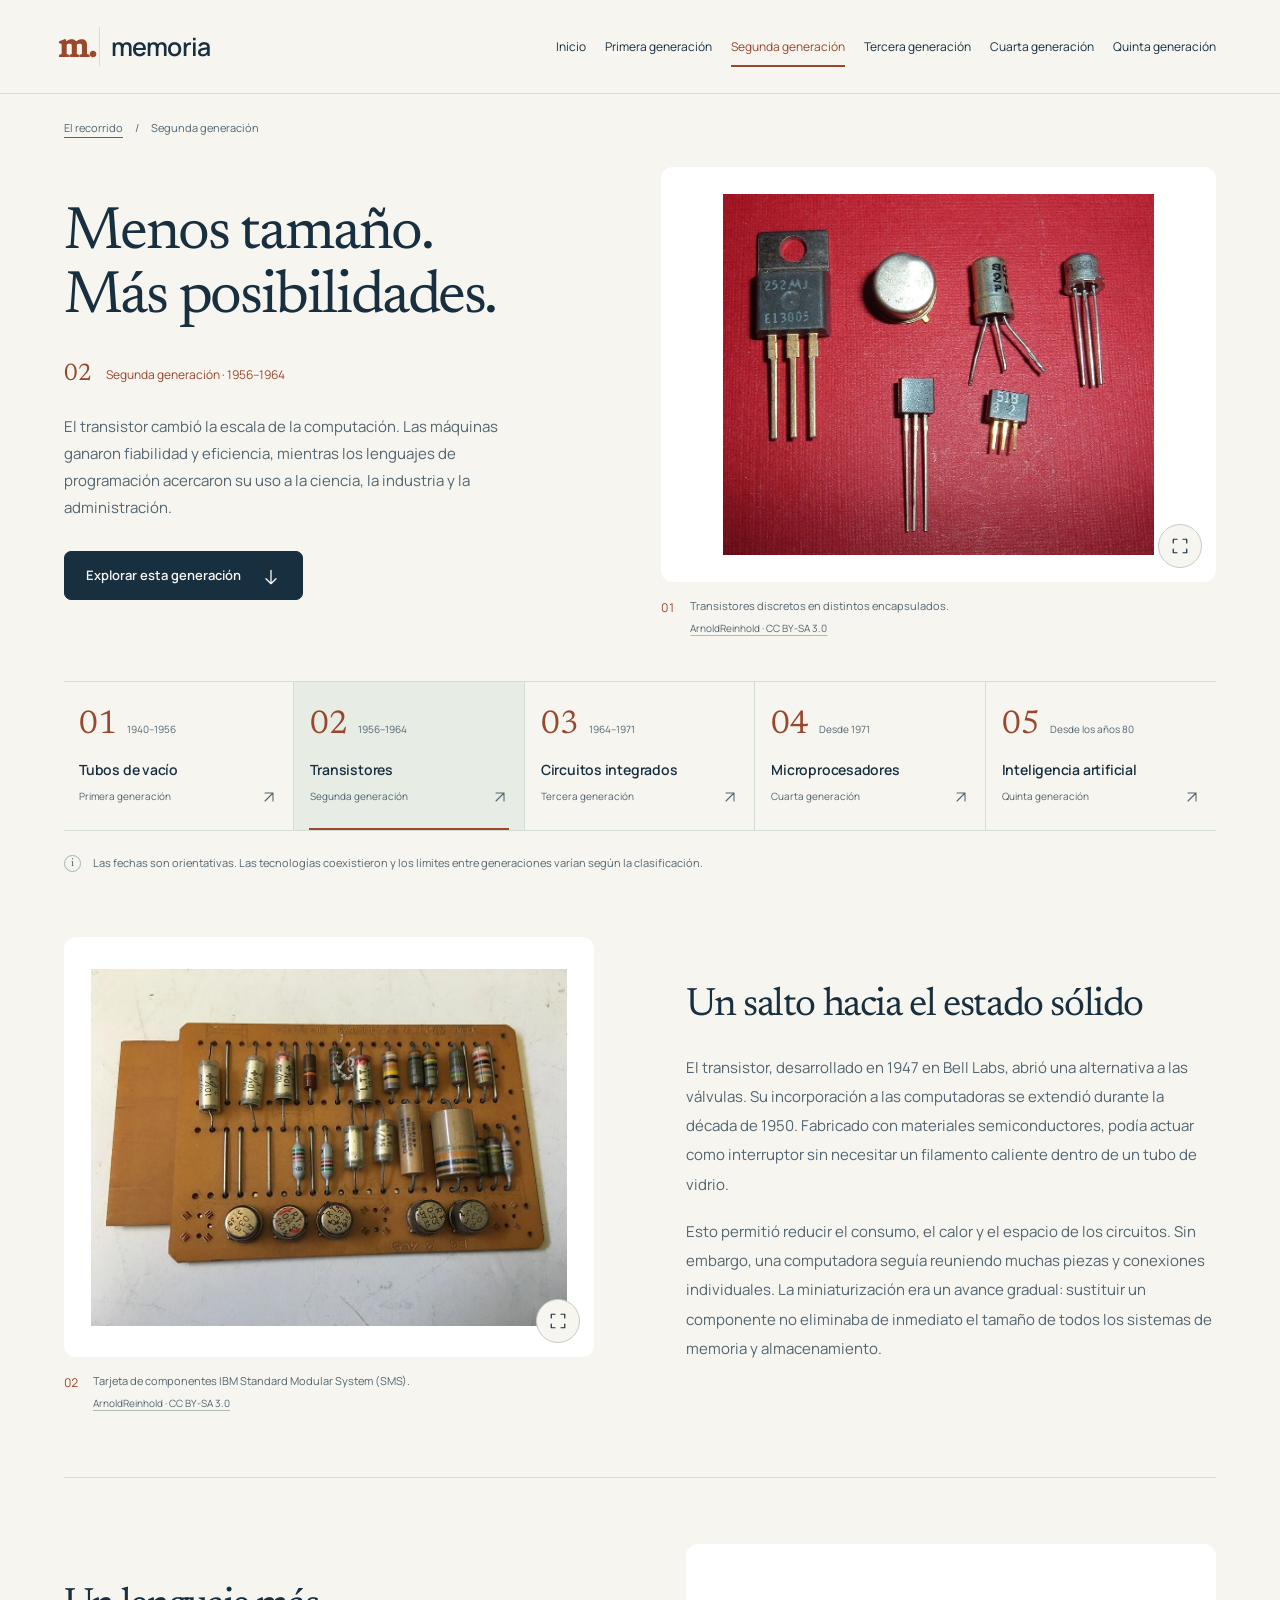
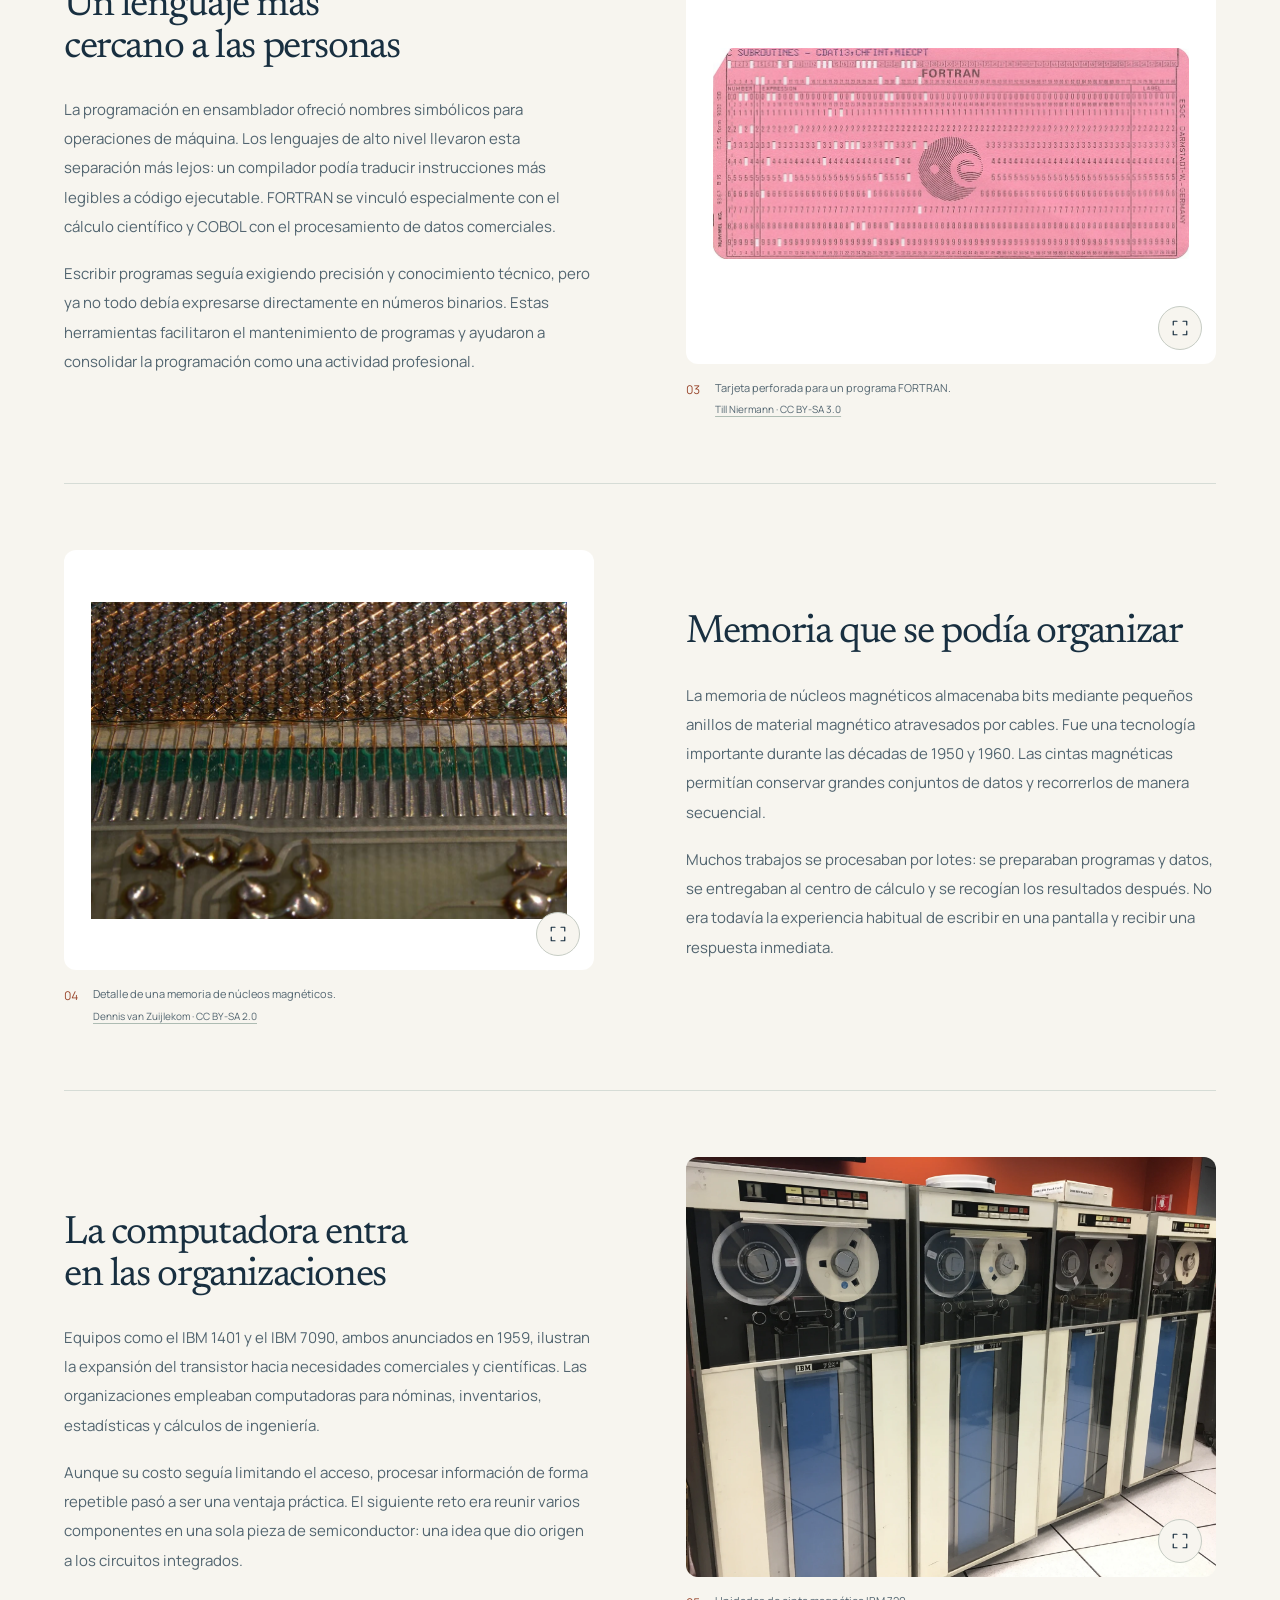
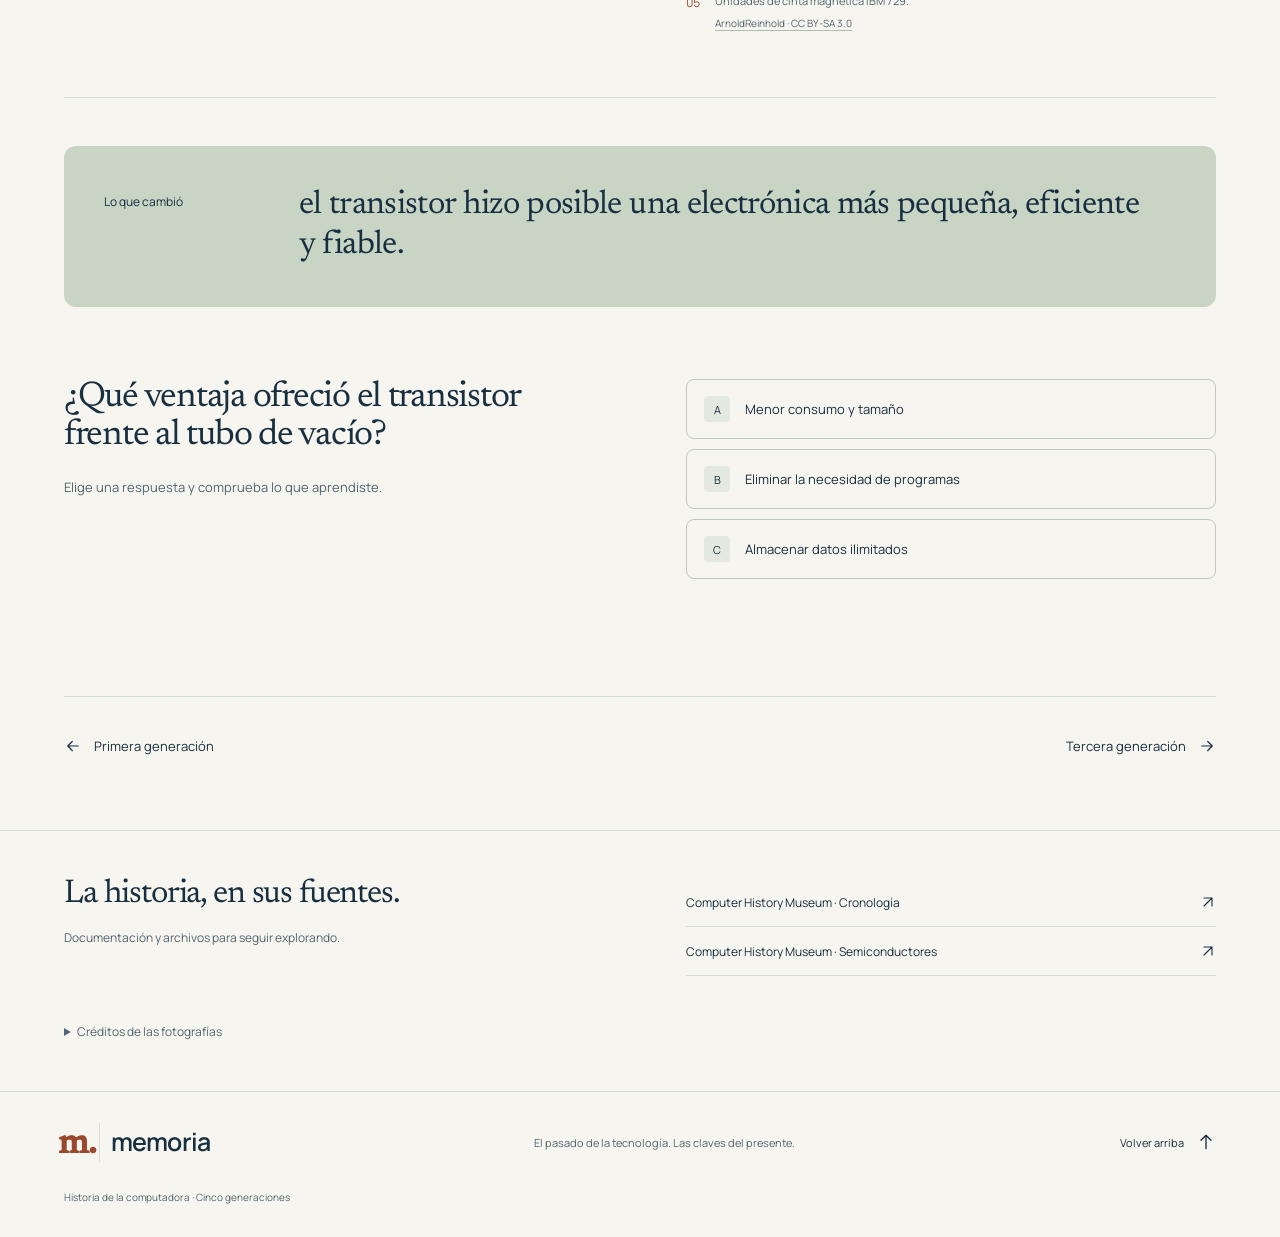
<file: generacion-2.html>
<!doctype html><html lang="es"><head><meta charset="utf-8"><meta name="viewport" content="width=device-width, initial-scale=1"><meta name="description" content="El transistor cambió la escala de la computación. Las máquinas ganaron fiabilidad y eficiencia, mientras los lenguajes de programación acercaron su uso a la ciencia, la industria y la administración."><meta name="theme-color" content="#182f40"><title>Segunda generación · Memoria</title><link rel="icon" href="assets/favicon.svg" type="image/svg+xml"><link rel="stylesheet" href="styles.css"></head><body id="top"><div class="reading-progress" aria-hidden="true"></div><a class="skip" href="#contenido">Saltar al contenido</a><header class="site-header"><a class="brand" href="index.html" aria-label="Memoria, inicio"><span class="brand-icon" aria-hidden="true">m.</span>memoria<span class="brand-desc">Historia de la computación</span></a><button class="menu-toggle" aria-expanded="false" aria-controls="nav">Menú <span aria-hidden="true"><svg class="icon" aria-hidden="true" viewBox="0 0 24 24" fill="none" stroke="currentColor" stroke-width="1.6" stroke-linecap="round" stroke-linejoin="round"><path d="M4 7h16M4 12h16M4 17h16"/></svg></span></button><nav id="nav" aria-label="Navegación principal"><a href="index.html">Inicio</a><a href="generacion-1.html">Primera generación</a><a href="generacion-2.html" aria-current="page">Segunda generación</a><a href="generacion-3.html">Tercera generación</a><a href="generacion-4.html">Cuarta generación</a><a href="generacion-5.html">Quinta generación</a></nav></header><main id="contenido"><div class="breadcrumb"><a href="index.html">El recorrido</a><span>/</span>Segunda generación</div><section class="hero chapter"><div class="hero-copy"><h1>Menos tamaño. Más posibilidades.</h1><p class="chapter-meta"><span>02</span> Segunda generación · 1956–1964</p><p class="intro">El transistor cambió la escala de la computación. Las máquinas ganaron fiabilidad y eficiencia, mientras los lenguajes de programación acercaron su uso a la ciencia, la industria y la administración.</p><a class="button" href="#lectura">Explorar esta generación <span aria-hidden="true"><svg class="icon" aria-hidden="true" viewBox="0 0 24 24" fill="none" stroke="currentColor" stroke-width="1.6" stroke-linecap="round" stroke-linejoin="round"><path d="M12 4v16m-6-6 6 6 6-6"/></svg></span></a></div><figure class="figure hero-figure photo-transistor"><div class="image-wrap contain"><img src="assets/photos/transistor.webp" width="960" height="805" alt="Transistores discretos en distintos encapsulados." fetchpriority=high decoding="async"><button class="expand" type="button" data-image="assets/photos/transistor.webp" data-caption="Transistores discretos en distintos encapsulados." data-credit="ArnoldReinhold" data-source="https://commons.wikimedia.org/wiki/File:Transistors.agr.jpg" aria-label="Ampliar fotografía: Transistores discretos en distintos encapsulados."><svg class="icon" aria-hidden="true" viewBox="0 0 24 24" fill="none" stroke="currentColor" stroke-width="1.6" stroke-linecap="round" stroke-linejoin="round"><path d="M8 3H3v5m13-5h5v5M3 16v5h5m13-5v5h-5"/></svg></button></div><figcaption><span class="fig-index">01</span><span>Transistores discretos en distintos encapsulados.<a class="photo-credit" href="https://commons.wikimedia.org/wiki/File:Transistors.agr.jpg" target="_blank" rel="noopener noreferrer">ArnoldReinhold · CC BY-SA 3.0</a></span></figcaption></figure></section><nav class="timeline" aria-label="Explorar las cinco generaciones"><a href="generacion-1.html"><span class="time-top"><span class="time-number">01</span><span>1940–1956</span></span><strong>Tubos de vacío</strong><span>Primera generación <span aria-hidden="true"><svg class="icon" aria-hidden="true" viewBox="0 0 24 24" fill="none" stroke="currentColor" stroke-width="1.6" stroke-linecap="round" stroke-linejoin="round"><path d="M6 18 18 6M6 6h12v12"/></svg></span></span></a><a href="generacion-2.html" aria-current="page"><span class="time-top"><span class="time-number">02</span><span>1956–1964</span></span><strong>Transistores</strong><span>Segunda generación <span aria-hidden="true"><svg class="icon" aria-hidden="true" viewBox="0 0 24 24" fill="none" stroke="currentColor" stroke-width="1.6" stroke-linecap="round" stroke-linejoin="round"><path d="M6 18 18 6M6 6h12v12"/></svg></span></span></a><a href="generacion-3.html"><span class="time-top"><span class="time-number">03</span><span>1964–1971</span></span><strong>Circuitos integrados</strong><span>Tercera generación <span aria-hidden="true"><svg class="icon" aria-hidden="true" viewBox="0 0 24 24" fill="none" stroke="currentColor" stroke-width="1.6" stroke-linecap="round" stroke-linejoin="round"><path d="M6 18 18 6M6 6h12v12"/></svg></span></span></a><a href="generacion-4.html"><span class="time-top"><span class="time-number">04</span><span>Desde 1971</span></span><strong>Microprocesadores</strong><span>Cuarta generación <span aria-hidden="true"><svg class="icon" aria-hidden="true" viewBox="0 0 24 24" fill="none" stroke="currentColor" stroke-width="1.6" stroke-linecap="round" stroke-linejoin="round"><path d="M6 18 18 6M6 6h12v12"/></svg></span></span></a><a href="generacion-5.html"><span class="time-top"><span class="time-number">05</span><span>Desde los años 80</span></span><strong>Inteligencia artificial</strong><span>Quinta generación <span aria-hidden="true"><svg class="icon" aria-hidden="true" viewBox="0 0 24 24" fill="none" stroke="currentColor" stroke-width="1.6" stroke-linecap="round" stroke-linejoin="round"><path d="M6 18 18 6M6 6h12v12"/></svg></span></span></a></nav><aside class="context"><span aria-hidden="true">i</span><p>Las fechas son orientativas. Las tecnologías coexistieron y los límites entre generaciones varían según la clasificación.</p></aside><div id="lectura" class="reading"><section class="story image-first"><div class="story-copy"><h2>Un salto hacia el estado sólido</h2><p>El transistor, desarrollado en 1947 en Bell Labs, abrió una alternativa a las válvulas. Su incorporación a las computadoras se extendió durante la década de 1950. Fabricado con materiales semiconductores, podía actuar como interruptor sin necesitar un filamento caliente dentro de un tubo de vidrio.</p><p>Esto permitió reducir el consumo, el calor y el espacio de los circuitos. Sin embargo, una computadora seguía reuniendo muchas piezas y conexiones individuales. La miniaturización era un avance gradual: sustituir un componente no eliminaba de inmediato el tamaño de todos los sistemas de memoria y almacenamiento.</p></div><figure class="figure  photo-board"><div class="image-wrap contain"><img src="assets/photos/board.webp" width="960" height="720" alt="Tarjeta de componentes IBM Standard Modular System (SMS)." loading=lazy decoding="async"><button class="expand" type="button" data-image="assets/photos/board.webp" data-caption="Tarjeta de componentes IBM Standard Modular System (SMS)." data-credit="ArnoldReinhold" data-source="https://commons.wikimedia.org/wiki/File:IBM_SMS_card_component_side.jpg" aria-label="Ampliar fotografía: Tarjeta de componentes IBM Standard Modular System (SMS)."><svg class="icon" aria-hidden="true" viewBox="0 0 24 24" fill="none" stroke="currentColor" stroke-width="1.6" stroke-linecap="round" stroke-linejoin="round"><path d="M8 3H3v5m13-5h5v5M3 16v5h5m13-5v5h-5"/></svg></button></div><figcaption><span class="fig-index">02</span><span>Tarjeta de componentes IBM Standard Modular System (SMS).<a class="photo-credit" href="https://commons.wikimedia.org/wiki/File:IBM_SMS_card_component_side.jpg" target="_blank" rel="noopener noreferrer">ArnoldReinhold · CC BY-SA 3.0</a></span></figcaption></figure></section><section class="story text-first"><div class="story-copy"><h2>Un lenguaje más cercano a las personas</h2><p>La programación en ensamblador ofreció nombres simbólicos para operaciones de máquina. Los lenguajes de alto nivel llevaron esta separación más lejos: un compilador podía traducir instrucciones más legibles a código ejecutable. FORTRAN se vinculó especialmente con el cálculo científico y COBOL con el procesamiento de datos comerciales.</p><p>Escribir programas seguía exigiendo precisión y conocimiento técnico, pero ya no todo debía expresarse directamente en números binarios. Estas herramientas facilitaron el mantenimiento de programas y ayudaron a consolidar la programación como una actividad profesional.</p></div><figure class="figure  photo-code"><div class="image-wrap contain"><img src="assets/photos/code.webp" width="960" height="425" alt="Tarjeta perforada para un programa FORTRAN." loading=lazy decoding="async"><button class="expand" type="button" data-image="assets/photos/code.webp" data-caption="Tarjeta perforada para un programa FORTRAN." data-credit="Till Niermann" data-source="https://commons.wikimedia.org/wiki/File:Fortran_punch_card_ESA.jpg" aria-label="Ampliar fotografía: Tarjeta perforada para un programa FORTRAN."><svg class="icon" aria-hidden="true" viewBox="0 0 24 24" fill="none" stroke="currentColor" stroke-width="1.6" stroke-linecap="round" stroke-linejoin="round"><path d="M8 3H3v5m13-5h5v5M3 16v5h5m13-5v5h-5"/></svg></button></div><figcaption><span class="fig-index">03</span><span>Tarjeta perforada para un programa FORTRAN.<a class="photo-credit" href="https://commons.wikimedia.org/wiki/File:Fortran_punch_card_ESA.jpg" target="_blank" rel="noopener noreferrer">Till Niermann · CC BY-SA 3.0</a></span></figcaption></figure></section><section class="story image-first"><div class="story-copy"><h2>Memoria que se podía organizar</h2><p>La memoria de núcleos magnéticos almacenaba bits mediante pequeños anillos de material magnético atravesados por cables. Fue una tecnología importante durante las décadas de 1950 y 1960. Las cintas magnéticas permitían conservar grandes conjuntos de datos y recorrerlos de manera secuencial.</p><p>Muchos trabajos se procesaban por lotes: se preparaban programas y datos, se entregaban al centro de cálculo y se recogían los resultados después. No era todavía la experiencia habitual de escribir en una pantalla y recibir una respuesta inmediata.</p></div><figure class="figure  photo-core"><div class="image-wrap contain"><img src="assets/photos/core.webp" width="960" height="639" alt="Detalle de una memoria de núcleos magnéticos." loading=lazy decoding="async"><button class="expand" type="button" data-image="assets/photos/core.webp" data-caption="Detalle de una memoria de núcleos magnéticos." data-credit="Dennis van Zuijlekom" data-source="https://commons.wikimedia.org/wiki/File:Magnetic-core_memory_(detail).jpg" aria-label="Ampliar fotografía: Detalle de una memoria de núcleos magnéticos."><svg class="icon" aria-hidden="true" viewBox="0 0 24 24" fill="none" stroke="currentColor" stroke-width="1.6" stroke-linecap="round" stroke-linejoin="round"><path d="M8 3H3v5m13-5h5v5M3 16v5h5m13-5v5h-5"/></svg></button></div><figcaption><span class="fig-index">04</span><span>Detalle de una memoria de núcleos magnéticos.<a class="photo-credit" href="https://commons.wikimedia.org/wiki/File:Magnetic-core_memory_(detail).jpg" target="_blank" rel="noopener noreferrer">Dennis van Zuijlekom · CC BY-SA 2.0</a></span></figcaption></figure></section><section class="story text-first"><div class="story-copy"><h2>La computadora entra en las organizaciones</h2><p>Equipos como el IBM 1401 y el IBM 7090, ambos anunciados en 1959, ilustran la expansión del transistor hacia necesidades comerciales y científicas. Las organizaciones empleaban computadoras para nóminas, inventarios, estadísticas y cálculos de ingeniería.</p><p>Aunque su costo seguía limitando el acceso, procesar información de forma repetible pasó a ser una ventaja práctica. El siguiente reto era reunir varios componentes en una sola pieza de semiconductor: una idea que dio origen a los circuitos integrados.</p></div><figure class="figure  photo-tape"><div class="image-wrap cover"><img src="assets/photos/tape.webp" width="1800" height="1350" alt="Unidades de cinta magnética IBM 729." loading=lazy decoding="async"><button class="expand" type="button" data-image="assets/photos/tape.webp" data-caption="Unidades de cinta magnética IBM 729." data-credit="ArnoldReinhold" data-source="https://commons.wikimedia.org/wiki/File:IBM_729_tape_drives.agr.jpg" aria-label="Ampliar fotografía: Unidades de cinta magnética IBM 729."><svg class="icon" aria-hidden="true" viewBox="0 0 24 24" fill="none" stroke="currentColor" stroke-width="1.6" stroke-linecap="round" stroke-linejoin="round"><path d="M8 3H3v5m13-5h5v5M3 16v5h5m13-5v5h-5"/></svg></button></div><figcaption><span class="fig-index">05</span><span>Unidades de cinta magnética IBM 729.<a class="photo-credit" href="https://commons.wikimedia.org/wiki/File:IBM_729_tape_drives.agr.jpg" target="_blank" rel="noopener noreferrer">ArnoldReinhold · CC BY-SA 3.0</a></span></figcaption></figure></section></div><aside class="takeaway"><span>Lo que cambió</span><p>el transistor hizo posible una electrónica más pequeña, eficiente y fiable.</p></aside><section class="quiz" aria-labelledby="quiz-title"><div><h2 id="quiz-title">¿Qué ventaja ofreció el transistor frente al tubo de vacío?</h2><p>Elige una respuesta y comprueba lo que aprendiste.</p></div><div class="quiz-answers" data-correct="0" data-explanation="Los transistores redujeron el tamaño y el consumo de los circuitos, y mejoraron su fiabilidad."><button type="button" data-answer="0"><span>A</span>Menor consumo y tamaño</button><button type="button" data-answer="1"><span>B</span>Eliminar la necesidad de programas</button><button type="button" data-answer="2"><span>C</span>Almacenar datos ilimitados</button><p class="feedback" role="status" aria-live="polite"></p></div></section><nav class="chapter-nav" aria-label="Continuar el recorrido"><a href="generacion-1.html"><svg class="icon" aria-hidden="true" viewBox="0 0 24 24" fill="none" stroke="currentColor" stroke-width="1.6" stroke-linecap="round" stroke-linejoin="round"><path d="M19 12H5m6-6-6 6 6 6"/></svg> Primera generación</a><a href="generacion-3.html">Tercera generación <svg class="icon" aria-hidden="true" viewBox="0 0 24 24" fill="none" stroke="currentColor" stroke-width="1.6" stroke-linecap="round" stroke-linejoin="round"><path d="M5 12h14m-6-6 6 6-6 6"/></svg></a></nav></main><section class="sources" id="fuentes"><div><h2>La historia, en sus fuentes.</h2><p>Documentación y archivos para seguir explorando.</p></div><ul><li><a href="https://www.computerhistory.org/timeline/" target="_blank" rel="noopener noreferrer">Computer History Museum · Cronología <svg class="icon" aria-hidden="true" viewBox="0 0 24 24" fill="none" stroke="currentColor" stroke-width="1.6" stroke-linecap="round" stroke-linejoin="round"><path d="M6 18 18 6M6 6h12v12"/></svg></a></li><li><a href="https://www.computerhistory.org/revolution/story/272" target="_blank" rel="noopener noreferrer">Computer History Museum · Semiconductores <svg class="icon" aria-hidden="true" viewBox="0 0 24 24" fill="none" stroke="currentColor" stroke-width="1.6" stroke-linecap="round" stroke-linejoin="round"><path d="M6 18 18 6M6 6h12v12"/></svg></a></li></ul></section><div class="credits"><details><summary>Créditos de las fotografías</summary><p>Fotografías y documentos reales de Wikimedia Commons. Se optimizó su tamaño y formato para la web; algunos encuadres se adaptan en pantalla. Cada imagen conserva la licencia indicada.</p><ul><li><strong>Transistors.agr.jpg</strong><span>ArnoldReinhold</span><a href="https://commons.wikimedia.org/wiki/File:Transistors.agr.jpg" target="_blank" rel="noopener noreferrer">Archivo original</a><a href="https://creativecommons.org/licenses/by-sa/3.0/" target="_blank" rel="noopener noreferrer">CC BY-SA 3.0</a></li><li><strong>IBM SMS card component side.jpg</strong><span>ArnoldReinhold</span><a href="https://commons.wikimedia.org/wiki/File:IBM_SMS_card_component_side.jpg" target="_blank" rel="noopener noreferrer">Archivo original</a><a href="https://creativecommons.org/licenses/by-sa/3.0" target="_blank" rel="noopener noreferrer">CC BY-SA 3.0</a></li><li><strong>Fortran punch card ESA.jpg</strong><span>Till Niermann</span><a href="https://commons.wikimedia.org/wiki/File:Fortran_punch_card_ESA.jpg" target="_blank" rel="noopener noreferrer">Archivo original</a><a href="https://creativecommons.org/licenses/by-sa/3.0" target="_blank" rel="noopener noreferrer">CC BY-SA 3.0</a></li><li><strong>Magnetic-core memory (detail).jpg</strong><span>Dennis van Zuijlekom</span><a href="https://commons.wikimedia.org/wiki/File:Magnetic-core_memory_(detail).jpg" target="_blank" rel="noopener noreferrer">Archivo original</a><a href="https://creativecommons.org/licenses/by-sa/2.0" target="_blank" rel="noopener noreferrer">CC BY-SA 2.0</a></li><li><strong>IBM 729 tape drives.agr.jpg</strong><span>ArnoldReinhold</span><a href="https://commons.wikimedia.org/wiki/File:IBM_729_tape_drives.agr.jpg" target="_blank" rel="noopener noreferrer">Archivo original</a><a href="https://creativecommons.org/licenses/by-sa/3.0" target="_blank" rel="noopener noreferrer">CC BY-SA 3.0</a></li></ul></details></div><footer><a class="brand" href="index.html"><span class="brand-icon" aria-hidden="true">m.</span>memoria</a><p>El pasado de la tecnología. Las claves del presente.</p><a href="#top">Volver arriba <svg class="icon" aria-hidden="true" viewBox="0 0 24 24" fill="none" stroke="currentColor" stroke-width="1.6" stroke-linecap="round" stroke-linejoin="round"><path d="M12 20V4m-6 6 6-6 6 6"/></svg></a><small>Historia de la computadora · Cinco generaciones</small></footer><dialog id="lightbox" aria-label="Galería de fotografías"><div class="gallery-toolbar"><span class="gallery-count" aria-live="polite"></span><button class="close" aria-label="Cerrar galería">Cerrar <svg class="icon" aria-hidden="true" viewBox="0 0 24 24" fill="none" stroke="currentColor" stroke-width="1.6" stroke-linecap="round" stroke-linejoin="round"><path d="m6 6 12 12M6 18 18 6"/></svg></button></div><div class="gallery-stage"><button class="gallery-prev" aria-label="Fotografía anterior"><svg class="icon" aria-hidden="true" viewBox="0 0 24 24" fill="none" stroke="currentColor" stroke-width="1.6" stroke-linecap="round" stroke-linejoin="round"><path d="M19 12H5m6-6-6 6 6 6"/></svg></button><img width="1200" height="900" alt=""><button class="gallery-next" aria-label="Fotografía siguiente"><svg class="icon" aria-hidden="true" viewBox="0 0 24 24" fill="none" stroke="currentColor" stroke-width="1.6" stroke-linecap="round" stroke-linejoin="round"><path d="M5 12h14m-6-6 6 6-6 6"/></svg></button></div><div class="gallery-caption"><p></p><a target="_blank" rel="noopener noreferrer"></a></div></dialog><script src="app.js" defer></script></body></html>
</file>
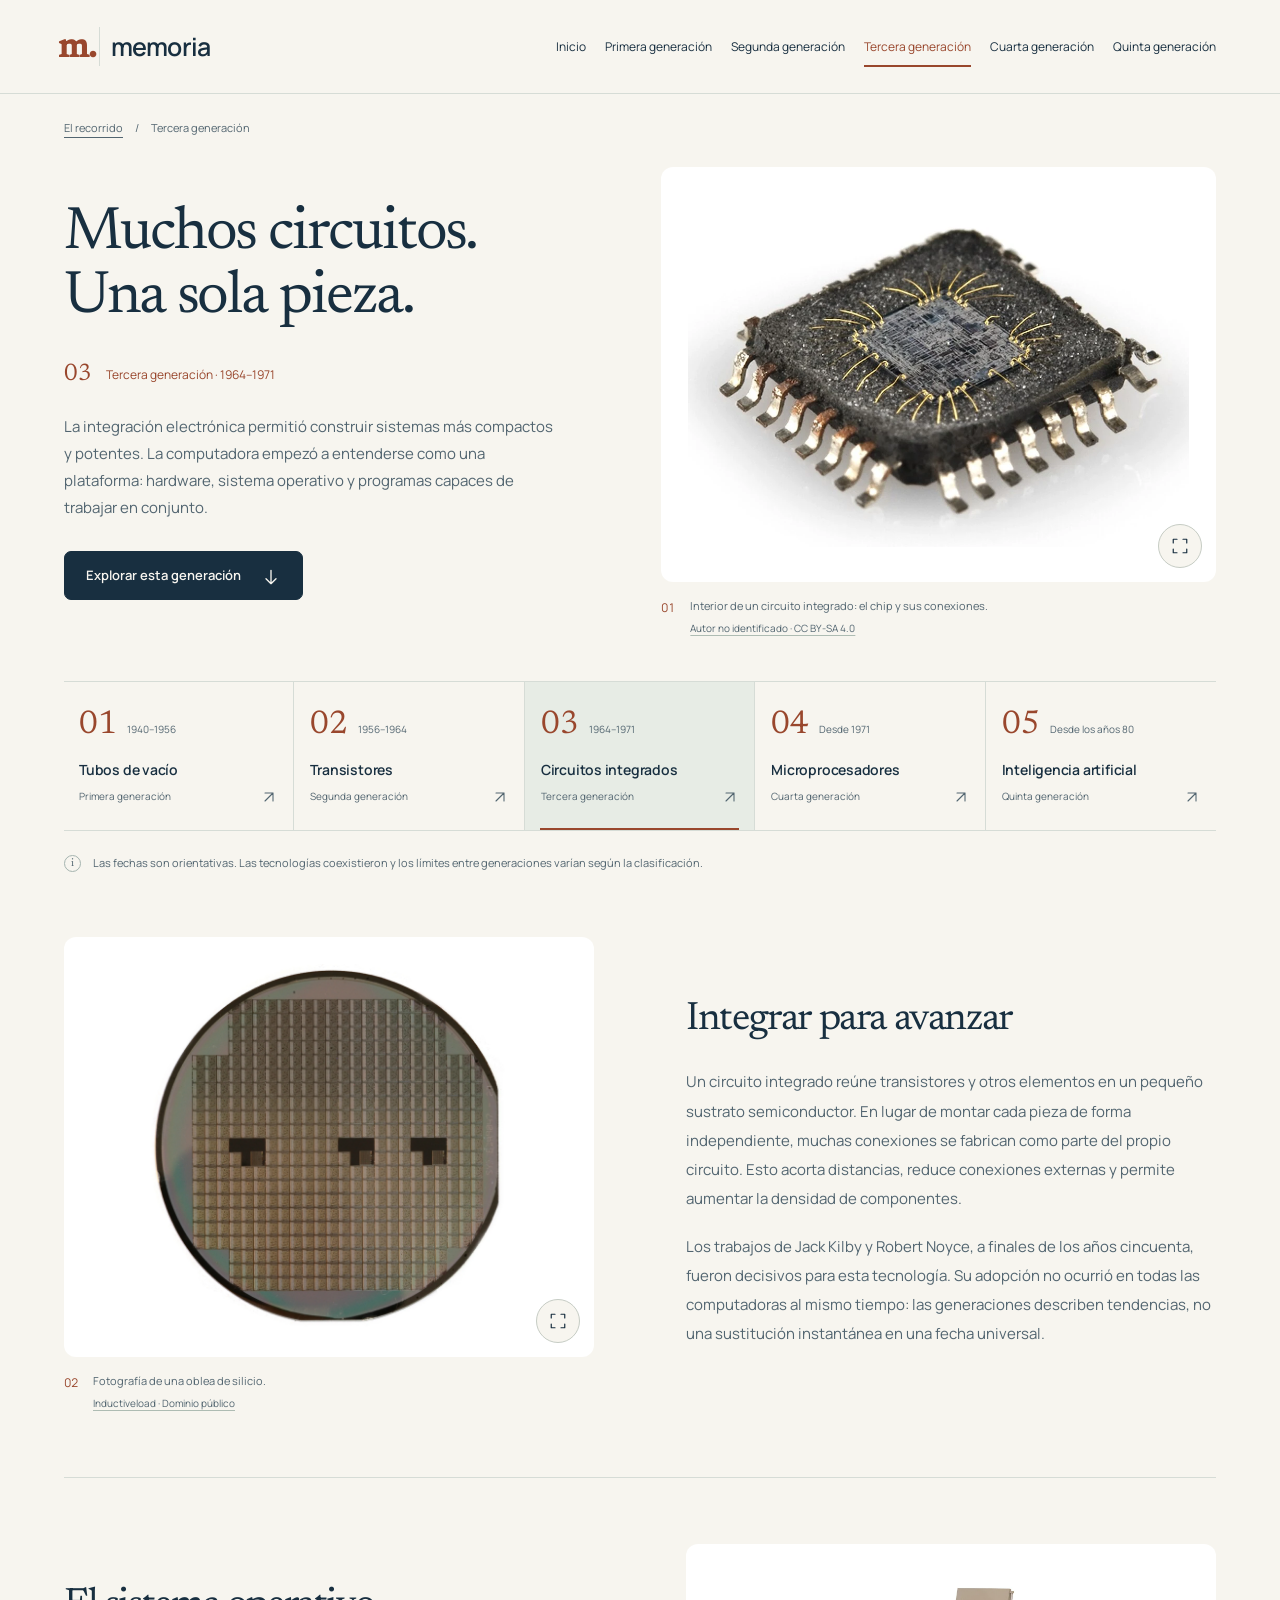
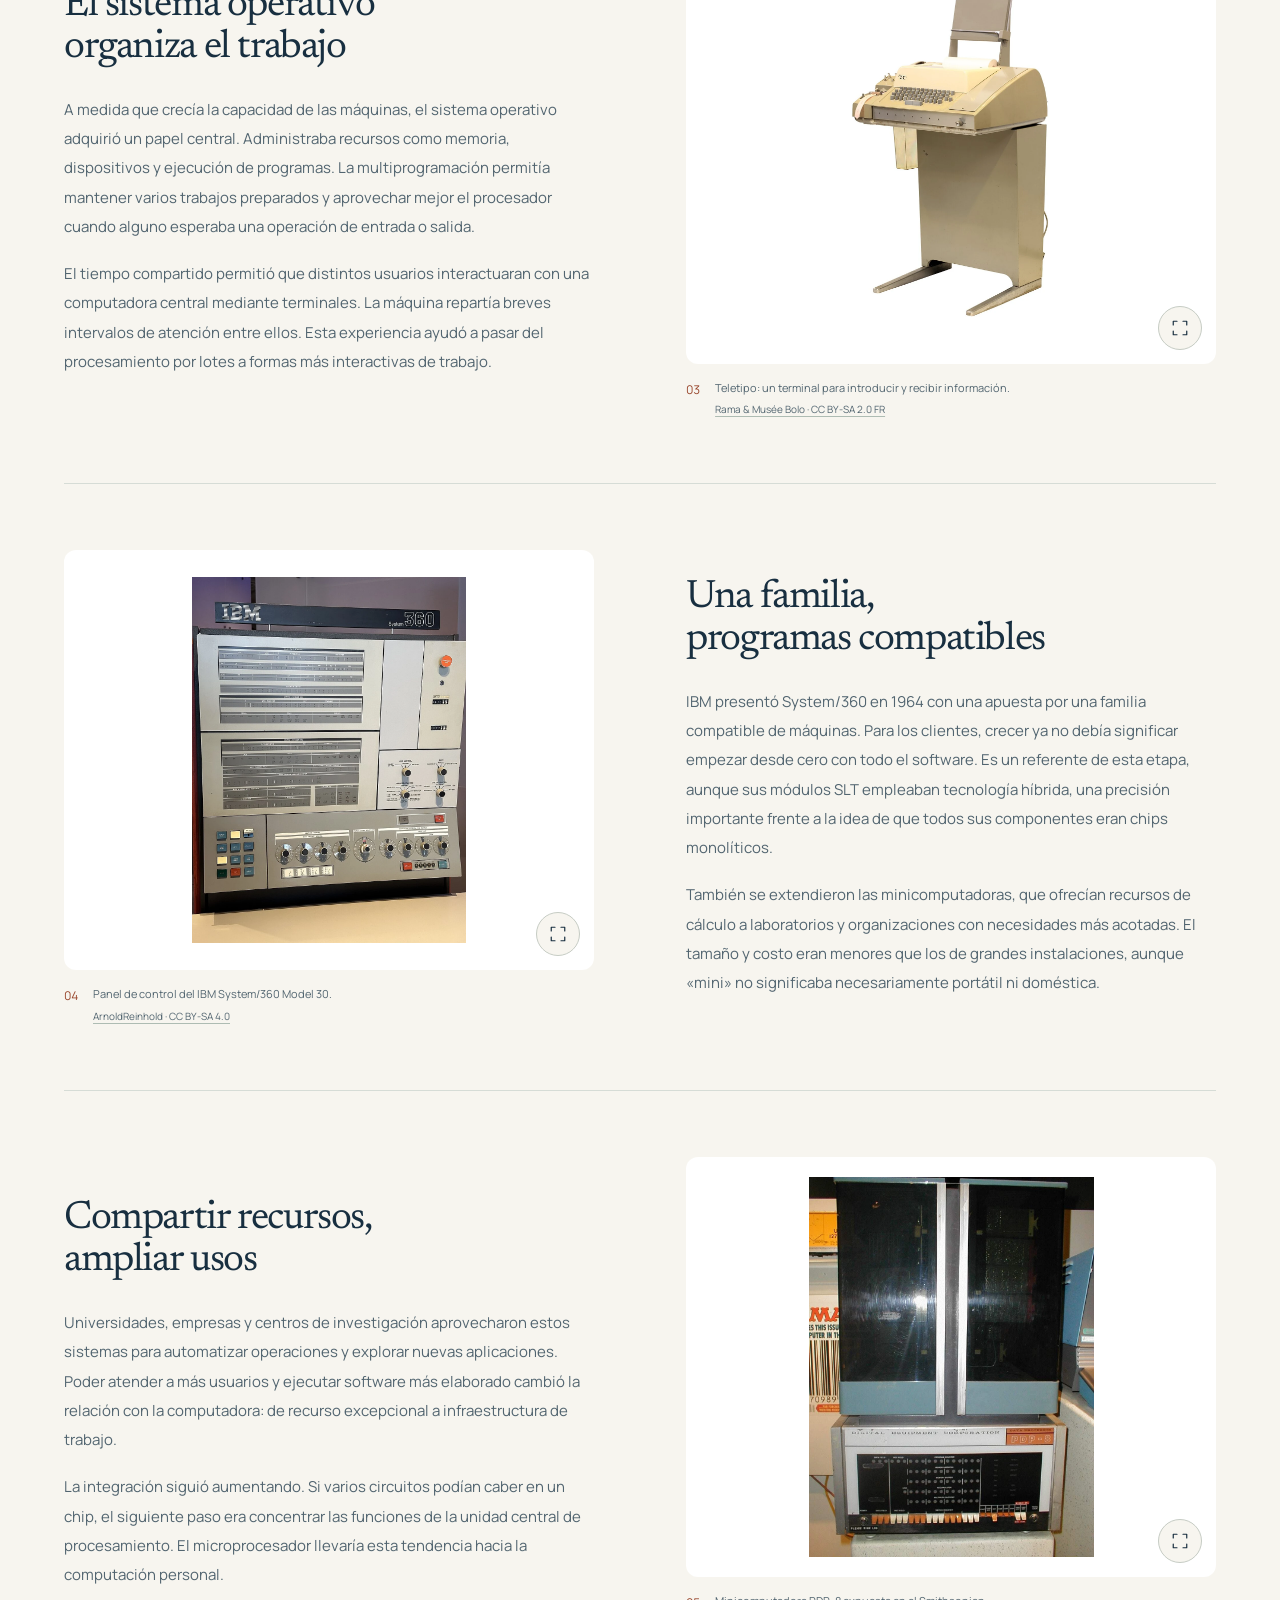
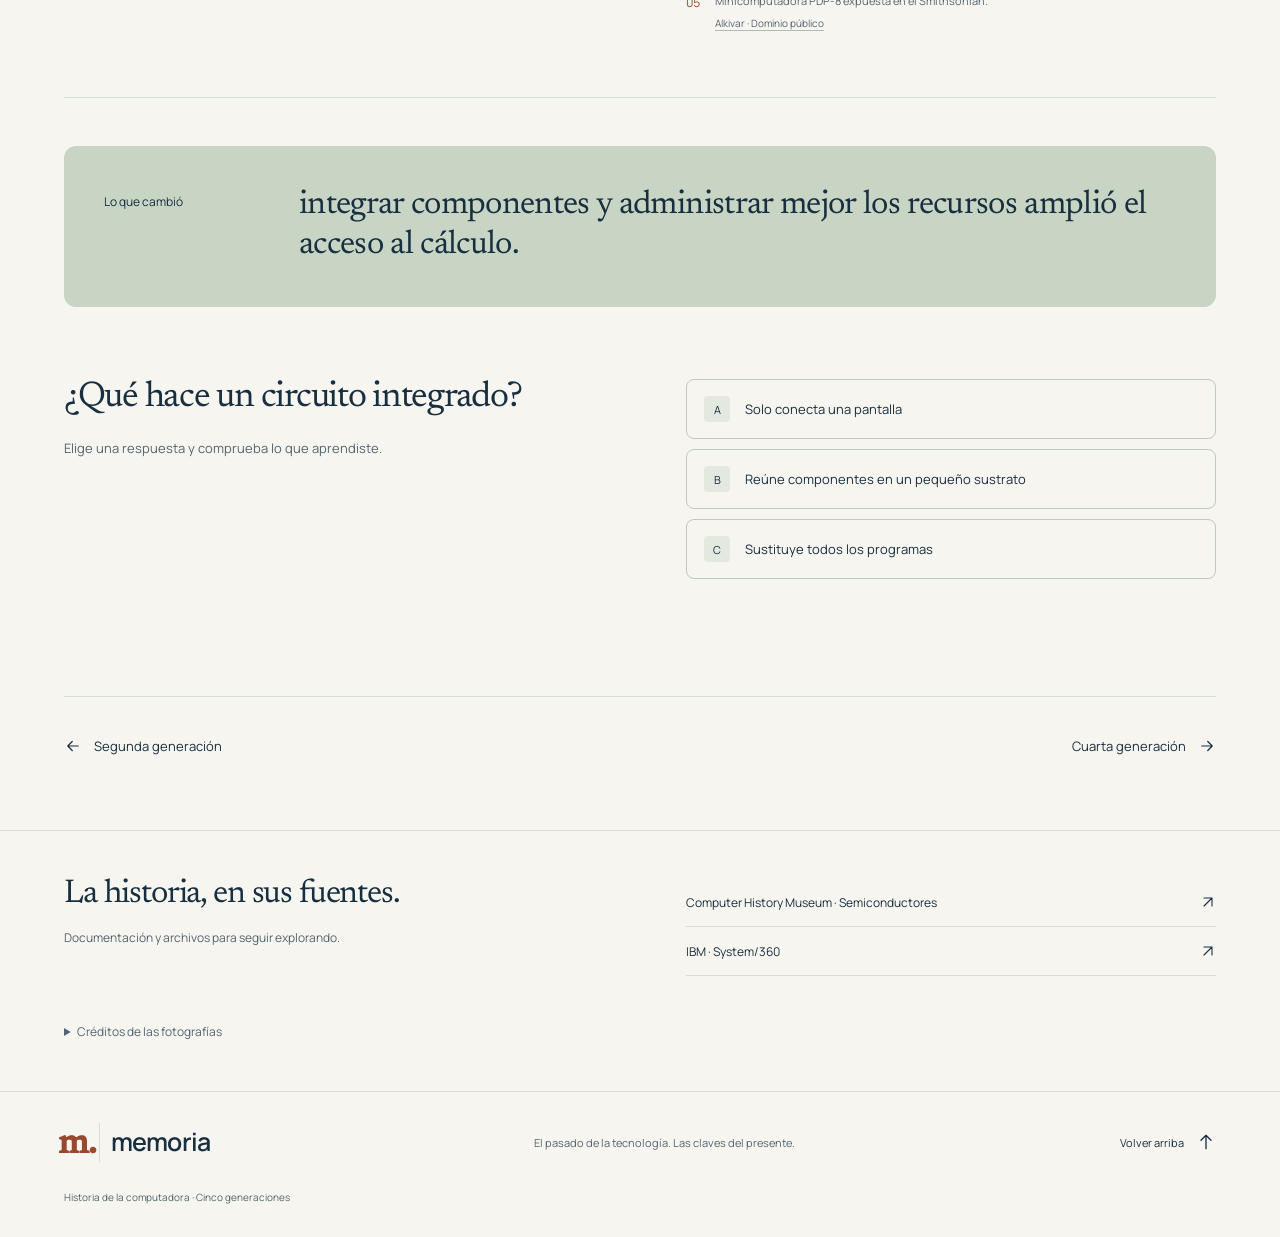
<file: generacion-3.html>
<!doctype html><html lang="es"><head><meta charset="utf-8"><meta name="viewport" content="width=device-width, initial-scale=1"><meta name="description" content="La integración electrónica permitió construir sistemas más compactos y potentes. La computadora empezó a entenderse como una plataforma: hardware, sistema operativo y programas capaces de trabajar en conjunto."><meta name="theme-color" content="#182f40"><title>Tercera generación · Memoria</title><link rel="icon" href="assets/favicon.svg" type="image/svg+xml"><link rel="stylesheet" href="styles.css"></head><body id="top"><div class="reading-progress" aria-hidden="true"></div><a class="skip" href="#contenido">Saltar al contenido</a><header class="site-header"><a class="brand" href="index.html" aria-label="Memoria, inicio"><span class="brand-icon" aria-hidden="true">m.</span>memoria<span class="brand-desc">Historia de la computación</span></a><button class="menu-toggle" aria-expanded="false" aria-controls="nav">Menú <span aria-hidden="true"><svg class="icon" aria-hidden="true" viewBox="0 0 24 24" fill="none" stroke="currentColor" stroke-width="1.6" stroke-linecap="round" stroke-linejoin="round"><path d="M4 7h16M4 12h16M4 17h16"/></svg></span></button><nav id="nav" aria-label="Navegación principal"><a href="index.html">Inicio</a><a href="generacion-1.html">Primera generación</a><a href="generacion-2.html">Segunda generación</a><a href="generacion-3.html" aria-current="page">Tercera generación</a><a href="generacion-4.html">Cuarta generación</a><a href="generacion-5.html">Quinta generación</a></nav></header><main id="contenido"><div class="breadcrumb"><a href="index.html">El recorrido</a><span>/</span>Tercera generación</div><section class="hero chapter"><div class="hero-copy"><h1>Muchos circuitos. Una sola pieza.</h1><p class="chapter-meta"><span>03</span> Tercera generación · 1964–1971</p><p class="intro">La integración electrónica permitió construir sistemas más compactos y potentes. La computadora empezó a entenderse como una plataforma: hardware, sistema operativo y programas capaces de trabajar en conjunto.</p><a class="button" href="#lectura">Explorar esta generación <span aria-hidden="true"><svg class="icon" aria-hidden="true" viewBox="0 0 24 24" fill="none" stroke="currentColor" stroke-width="1.6" stroke-linecap="round" stroke-linejoin="round"><path d="M12 4v16m-6-6 6 6 6-6"/></svg></span></a></div><figure class="figure hero-figure photo-chip"><div class="image-wrap contain"><img src="assets/photos/chip.webp" width="960" height="662" alt="Interior de un circuito integrado: el chip y sus conexiones." fetchpriority=high decoding="async"><button class="expand" type="button" data-image="assets/photos/chip.webp" data-caption="Interior de un circuito integrado: el chip y sus conexiones." data-credit="Autor no identificado" data-source="https://commons.wikimedia.org/wiki/File:Integrated_circuit_in_a_removed_package.jpg" aria-label="Ampliar fotografía: Interior de un circuito integrado: el chip y sus conexiones."><svg class="icon" aria-hidden="true" viewBox="0 0 24 24" fill="none" stroke="currentColor" stroke-width="1.6" stroke-linecap="round" stroke-linejoin="round"><path d="M8 3H3v5m13-5h5v5M3 16v5h5m13-5v5h-5"/></svg></button></div><figcaption><span class="fig-index">01</span><span>Interior de un circuito integrado: el chip y sus conexiones.<a class="photo-credit" href="https://commons.wikimedia.org/wiki/File:Integrated_circuit_in_a_removed_package.jpg" target="_blank" rel="noopener noreferrer">Autor no identificado · CC BY-SA 4.0</a></span></figcaption></figure></section><nav class="timeline" aria-label="Explorar las cinco generaciones"><a href="generacion-1.html"><span class="time-top"><span class="time-number">01</span><span>1940–1956</span></span><strong>Tubos de vacío</strong><span>Primera generación <span aria-hidden="true"><svg class="icon" aria-hidden="true" viewBox="0 0 24 24" fill="none" stroke="currentColor" stroke-width="1.6" stroke-linecap="round" stroke-linejoin="round"><path d="M6 18 18 6M6 6h12v12"/></svg></span></span></a><a href="generacion-2.html"><span class="time-top"><span class="time-number">02</span><span>1956–1964</span></span><strong>Transistores</strong><span>Segunda generación <span aria-hidden="true"><svg class="icon" aria-hidden="true" viewBox="0 0 24 24" fill="none" stroke="currentColor" stroke-width="1.6" stroke-linecap="round" stroke-linejoin="round"><path d="M6 18 18 6M6 6h12v12"/></svg></span></span></a><a href="generacion-3.html" aria-current="page"><span class="time-top"><span class="time-number">03</span><span>1964–1971</span></span><strong>Circuitos integrados</strong><span>Tercera generación <span aria-hidden="true"><svg class="icon" aria-hidden="true" viewBox="0 0 24 24" fill="none" stroke="currentColor" stroke-width="1.6" stroke-linecap="round" stroke-linejoin="round"><path d="M6 18 18 6M6 6h12v12"/></svg></span></span></a><a href="generacion-4.html"><span class="time-top"><span class="time-number">04</span><span>Desde 1971</span></span><strong>Microprocesadores</strong><span>Cuarta generación <span aria-hidden="true"><svg class="icon" aria-hidden="true" viewBox="0 0 24 24" fill="none" stroke="currentColor" stroke-width="1.6" stroke-linecap="round" stroke-linejoin="round"><path d="M6 18 18 6M6 6h12v12"/></svg></span></span></a><a href="generacion-5.html"><span class="time-top"><span class="time-number">05</span><span>Desde los años 80</span></span><strong>Inteligencia artificial</strong><span>Quinta generación <span aria-hidden="true"><svg class="icon" aria-hidden="true" viewBox="0 0 24 24" fill="none" stroke="currentColor" stroke-width="1.6" stroke-linecap="round" stroke-linejoin="round"><path d="M6 18 18 6M6 6h12v12"/></svg></span></span></a></nav><aside class="context"><span aria-hidden="true">i</span><p>Las fechas son orientativas. Las tecnologías coexistieron y los límites entre generaciones varían según la clasificación.</p></aside><div id="lectura" class="reading"><section class="story image-first"><div class="story-copy"><h2>Integrar para avanzar</h2><p>Un circuito integrado reúne transistores y otros elementos en un pequeño sustrato semiconductor. En lugar de montar cada pieza de forma independiente, muchas conexiones se fabrican como parte del propio circuito. Esto acorta distancias, reduce conexiones externas y permite aumentar la densidad de componentes.</p><p>Los trabajos de Jack Kilby y Robert Noyce, a finales de los años cincuenta, fueron decisivos para esta tecnología. Su adopción no ocurrió en todas las computadoras al mismo tiempo: las generaciones describen tendencias, no una sustitución instantánea en una fecha universal.</p></div><figure class="figure  photo-wafer"><div class="image-wrap contain"><img src="assets/photos/wafer.webp" width="1485" height="1500" alt="Fotografía de una oblea de silicio." loading=lazy decoding="async"><button class="expand" type="button" data-image="assets/photos/wafer.webp" data-caption="Fotografía de una oblea de silicio." data-credit="Inductiveload" data-source="https://commons.wikimedia.org/wiki/File:Silicon_wafer.jpg" aria-label="Ampliar fotografía: Fotografía de una oblea de silicio."><svg class="icon" aria-hidden="true" viewBox="0 0 24 24" fill="none" stroke="currentColor" stroke-width="1.6" stroke-linecap="round" stroke-linejoin="round"><path d="M8 3H3v5m13-5h5v5M3 16v5h5m13-5v5h-5"/></svg></button></div><figcaption><span class="fig-index">02</span><span>Fotografía de una oblea de silicio.<a class="photo-credit" href="https://commons.wikimedia.org/wiki/File:Silicon_wafer.jpg" target="_blank" rel="noopener noreferrer">Inductiveload · Dominio público</a></span></figcaption></figure></section><section class="story text-first"><div class="story-copy"><h2>El sistema operativo organiza el trabajo</h2><p>A medida que crecía la capacidad de las máquinas, el sistema operativo adquirió un papel central. Administraba recursos como memoria, dispositivos y ejecución de programas. La multiprogramación permitía mantener varios trabajos preparados y aprovechar mejor el procesador cuando alguno esperaba una operación de entrada o salida.</p><p>El tiempo compartido permitió que distintos usuarios interactuaran con una computadora central mediante terminales. La máquina repartía breves intervalos de atención entre ellos. Esta experiencia ayudó a pasar del procesamiento por lotes a formas más interactivas de trabajo.</p></div><figure class="figure  photo-terminal"><div class="image-wrap contain"><img src="assets/photos/terminal.webp" width="960" height="1440" alt="Teletipo: un terminal para introducir y recibir información." loading=lazy decoding="async"><button class="expand" type="button" data-image="assets/photos/terminal.webp" data-caption="Teletipo: un terminal para introducir y recibir información." data-credit="Rama &amp; Musée Bolo" data-source="https://commons.wikimedia.org/wiki/File:Teletype-IMG_7287.jpg" aria-label="Ampliar fotografía: Teletipo: un terminal para introducir y recibir información."><svg class="icon" aria-hidden="true" viewBox="0 0 24 24" fill="none" stroke="currentColor" stroke-width="1.6" stroke-linecap="round" stroke-linejoin="round"><path d="M8 3H3v5m13-5h5v5M3 16v5h5m13-5v5h-5"/></svg></button></div><figcaption><span class="fig-index">03</span><span>Teletipo: un terminal para introducir y recibir información.<a class="photo-credit" href="https://commons.wikimedia.org/wiki/File:Teletype-IMG_7287.jpg" target="_blank" rel="noopener noreferrer">Rama &amp; Musée Bolo · CC BY-SA 2.0 FR</a></span></figcaption></figure></section><section class="story image-first"><div class="story-copy"><h2>Una familia, programas compatibles</h2><p>IBM presentó System/360 en 1964 con una apuesta por una familia compatible de máquinas. Para los clientes, crecer ya no debía significar empezar desde cero con todo el software. Es un referente de esta etapa, aunque sus módulos SLT empleaban tecnología híbrida, una precisión importante frente a la idea de que todos sus componentes eran chips monolíticos.</p><p>También se extendieron las minicomputadoras, que ofrecían recursos de cálculo a laboratorios y organizaciones con necesidades más acotadas. El tamaño y costo eran menores que los de grandes instalaciones, aunque «mini» no significaba necesariamente portátil ni doméstica.</p></div><figure class="figure  photo-mainframe"><div class="image-wrap contain"><img src="assets/photos/mainframe.webp" width="960" height="1280" alt="Panel de control del IBM System/360 Model 30." loading=lazy decoding="async"><button class="expand" type="button" data-image="assets/photos/mainframe.webp" data-caption="Panel de control del IBM System/360 Model 30." data-credit="ArnoldReinhold" data-source="https://commons.wikimedia.org/wiki/File:IBM_System_360-30_front_panel.agr.jpg" aria-label="Ampliar fotografía: Panel de control del IBM System/360 Model 30."><svg class="icon" aria-hidden="true" viewBox="0 0 24 24" fill="none" stroke="currentColor" stroke-width="1.6" stroke-linecap="round" stroke-linejoin="round"><path d="M8 3H3v5m13-5h5v5M3 16v5h5m13-5v5h-5"/></svg></button></div><figcaption><span class="fig-index">04</span><span>Panel de control del IBM System/360 Model 30.<a class="photo-credit" href="https://commons.wikimedia.org/wiki/File:IBM_System_360-30_front_panel.agr.jpg" target="_blank" rel="noopener noreferrer">ArnoldReinhold · CC BY-SA 4.0</a></span></figcaption></figure></section><section class="story text-first"><div class="story-copy"><h2>Compartir recursos, ampliar usos</h2><p>Universidades, empresas y centros de investigación aprovecharon estos sistemas para automatizar operaciones y explorar nuevas aplicaciones. Poder atender a más usuarios y ejecutar software más elaborado cambió la relación con la computadora: de recurso excepcional a infraestructura de trabajo.</p><p>La integración siguió aumentando. Si varios circuitos podían caber en un chip, el siguiente paso era concentrar las funciones de la unidad central de procesamiento. El microprocesador llevaría esta tendencia hacia la computación personal.</p></div><figure class="figure  photo-network"><div class="image-wrap cover"><img src="assets/photos/network.webp" width="960" height="1280" alt="Minicomputadora PDP-8 expuesta en el Smithsonian." loading=lazy decoding="async"><button class="expand" type="button" data-image="assets/photos/network.webp" data-caption="Minicomputadora PDP-8 expuesta en el Smithsonian." data-credit="Alkivar" data-source="https://commons.wikimedia.org/wiki/File:PDP-8.jpg" aria-label="Ampliar fotografía: Minicomputadora PDP-8 expuesta en el Smithsonian."><svg class="icon" aria-hidden="true" viewBox="0 0 24 24" fill="none" stroke="currentColor" stroke-width="1.6" stroke-linecap="round" stroke-linejoin="round"><path d="M8 3H3v5m13-5h5v5M3 16v5h5m13-5v5h-5"/></svg></button></div><figcaption><span class="fig-index">05</span><span>Minicomputadora PDP-8 expuesta en el Smithsonian.<a class="photo-credit" href="https://commons.wikimedia.org/wiki/File:PDP-8.jpg" target="_blank" rel="noopener noreferrer">Alkivar · Dominio público</a></span></figcaption></figure></section></div><aside class="takeaway"><span>Lo que cambió</span><p>integrar componentes y administrar mejor los recursos amplió el acceso al cálculo.</p></aside><section class="quiz" aria-labelledby="quiz-title"><div><h2 id="quiz-title">¿Qué hace un circuito integrado?</h2><p>Elige una respuesta y comprueba lo que aprendiste.</p></div><div class="quiz-answers" data-correct="1" data-explanation="La integración reúne elementos electrónicos en una pieza y reduce muchas conexiones externas."><button type="button" data-answer="0"><span>A</span>Solo conecta una pantalla</button><button type="button" data-answer="1"><span>B</span>Reúne componentes en un pequeño sustrato</button><button type="button" data-answer="2"><span>C</span>Sustituye todos los programas</button><p class="feedback" role="status" aria-live="polite"></p></div></section><nav class="chapter-nav" aria-label="Continuar el recorrido"><a href="generacion-2.html"><svg class="icon" aria-hidden="true" viewBox="0 0 24 24" fill="none" stroke="currentColor" stroke-width="1.6" stroke-linecap="round" stroke-linejoin="round"><path d="M19 12H5m6-6-6 6 6 6"/></svg> Segunda generación</a><a href="generacion-4.html">Cuarta generación <svg class="icon" aria-hidden="true" viewBox="0 0 24 24" fill="none" stroke="currentColor" stroke-width="1.6" stroke-linecap="round" stroke-linejoin="round"><path d="M5 12h14m-6-6 6 6-6 6"/></svg></a></nav></main><section class="sources" id="fuentes"><div><h2>La historia, en sus fuentes.</h2><p>Documentación y archivos para seguir explorando.</p></div><ul><li><a href="https://www.computerhistory.org/revolution/story/272" target="_blank" rel="noopener noreferrer">Computer History Museum · Semiconductores <svg class="icon" aria-hidden="true" viewBox="0 0 24 24" fill="none" stroke="currentColor" stroke-width="1.6" stroke-linecap="round" stroke-linejoin="round"><path d="M6 18 18 6M6 6h12v12"/></svg></a></li><li><a href="https://www.ibm.com/history/system-360" target="_blank" rel="noopener noreferrer">IBM · System/360 <svg class="icon" aria-hidden="true" viewBox="0 0 24 24" fill="none" stroke="currentColor" stroke-width="1.6" stroke-linecap="round" stroke-linejoin="round"><path d="M6 18 18 6M6 6h12v12"/></svg></a></li></ul></section><div class="credits"><details><summary>Créditos de las fotografías</summary><p>Fotografías y documentos reales de Wikimedia Commons. Se optimizó su tamaño y formato para la web; algunos encuadres se adaptan en pantalla. Cada imagen conserva la licencia indicada.</p><ul><li><strong>Integrated circuit in a removed package.jpg</strong><span>Autor no identificado</span><a href="https://commons.wikimedia.org/wiki/File:Integrated_circuit_in_a_removed_package.jpg" target="_blank" rel="noopener noreferrer">Archivo original</a><a href="https://creativecommons.org/licenses/by-sa/4.0" target="_blank" rel="noopener noreferrer">CC BY-SA 4.0</a></li><li><strong>Silicon wafer.jpg</strong><span>Inductiveload</span><a href="https://commons.wikimedia.org/wiki/File:Silicon_wafer.jpg" target="_blank" rel="noopener noreferrer">Archivo original</a><a href="https://commons.wikimedia.org/wiki/File:Silicon_wafer.jpg" target="_blank" rel="noopener noreferrer">Dominio público</a></li><li><strong>Teletype-IMG 7287.jpg</strong><span>Rama &amp; Musée Bolo</span><a href="https://commons.wikimedia.org/wiki/File:Teletype-IMG_7287.jpg" target="_blank" rel="noopener noreferrer">Archivo original</a><a href="https://creativecommons.org/licenses/by-sa/2.0/fr/" target="_blank" rel="noopener noreferrer">CC BY-SA 2.0 FR</a></li><li><strong>IBM System 360-30 front panel.agr.jpg</strong><span>ArnoldReinhold</span><a href="https://commons.wikimedia.org/wiki/File:IBM_System_360-30_front_panel.agr.jpg" target="_blank" rel="noopener noreferrer">Archivo original</a><a href="https://creativecommons.org/licenses/by-sa/4.0/" target="_blank" rel="noopener noreferrer">CC BY-SA 4.0</a></li><li><strong>PDP-8.jpg</strong><span>Alkivar</span><a href="https://commons.wikimedia.org/wiki/File:PDP-8.jpg" target="_blank" rel="noopener noreferrer">Archivo original</a><a href="https://commons.wikimedia.org/wiki/File:PDP-8.jpg" target="_blank" rel="noopener noreferrer">Dominio público</a></li></ul></details></div><footer><a class="brand" href="index.html"><span class="brand-icon" aria-hidden="true">m.</span>memoria</a><p>El pasado de la tecnología. Las claves del presente.</p><a href="#top">Volver arriba <svg class="icon" aria-hidden="true" viewBox="0 0 24 24" fill="none" stroke="currentColor" stroke-width="1.6" stroke-linecap="round" stroke-linejoin="round"><path d="M12 20V4m-6 6 6-6 6 6"/></svg></a><small>Historia de la computadora · Cinco generaciones</small></footer><dialog id="lightbox" aria-label="Galería de fotografías"><div class="gallery-toolbar"><span class="gallery-count" aria-live="polite"></span><button class="close" aria-label="Cerrar galería">Cerrar <svg class="icon" aria-hidden="true" viewBox="0 0 24 24" fill="none" stroke="currentColor" stroke-width="1.6" stroke-linecap="round" stroke-linejoin="round"><path d="m6 6 12 12M6 18 18 6"/></svg></button></div><div class="gallery-stage"><button class="gallery-prev" aria-label="Fotografía anterior"><svg class="icon" aria-hidden="true" viewBox="0 0 24 24" fill="none" stroke="currentColor" stroke-width="1.6" stroke-linecap="round" stroke-linejoin="round"><path d="M19 12H5m6-6-6 6 6 6"/></svg></button><img width="1200" height="900" alt=""><button class="gallery-next" aria-label="Fotografía siguiente"><svg class="icon" aria-hidden="true" viewBox="0 0 24 24" fill="none" stroke="currentColor" stroke-width="1.6" stroke-linecap="round" stroke-linejoin="round"><path d="M5 12h14m-6-6 6 6-6 6"/></svg></button></div><div class="gallery-caption"><p></p><a target="_blank" rel="noopener noreferrer"></a></div></dialog><script src="app.js" defer></script></body></html>
</file>
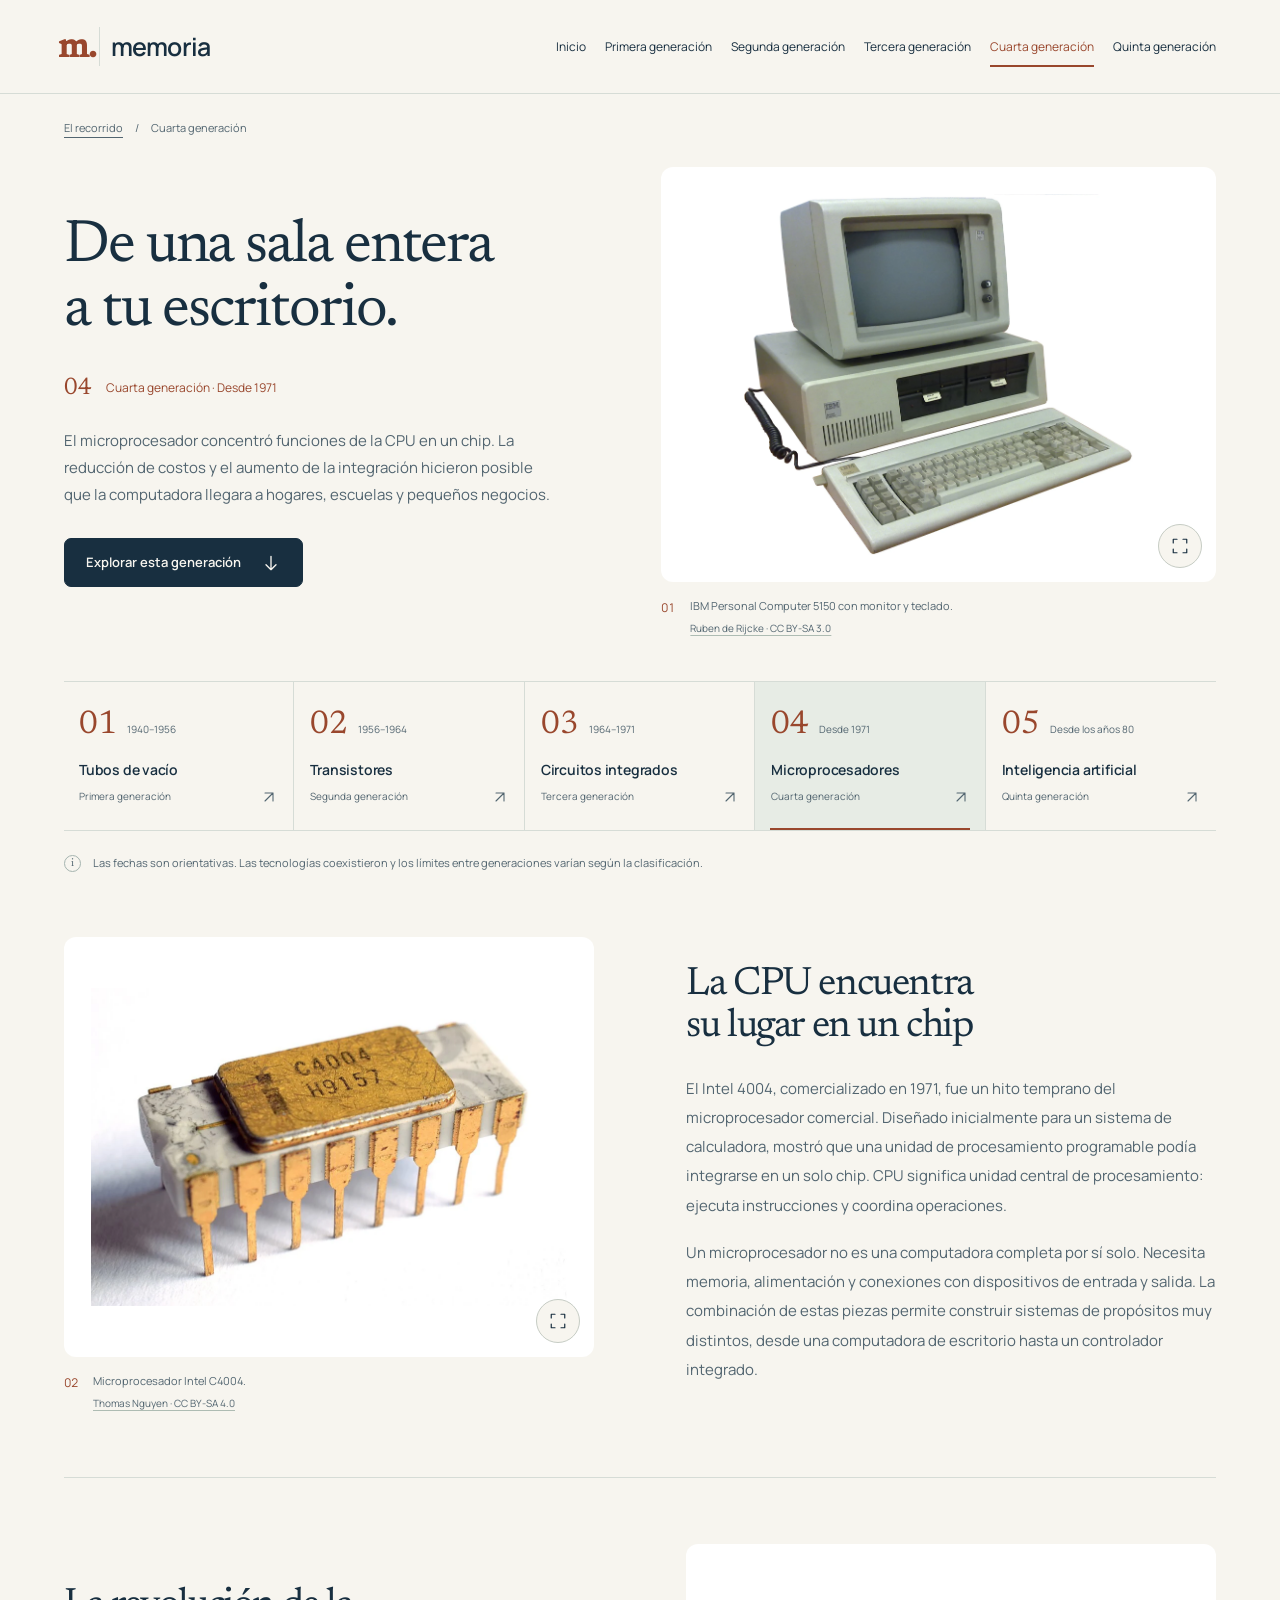
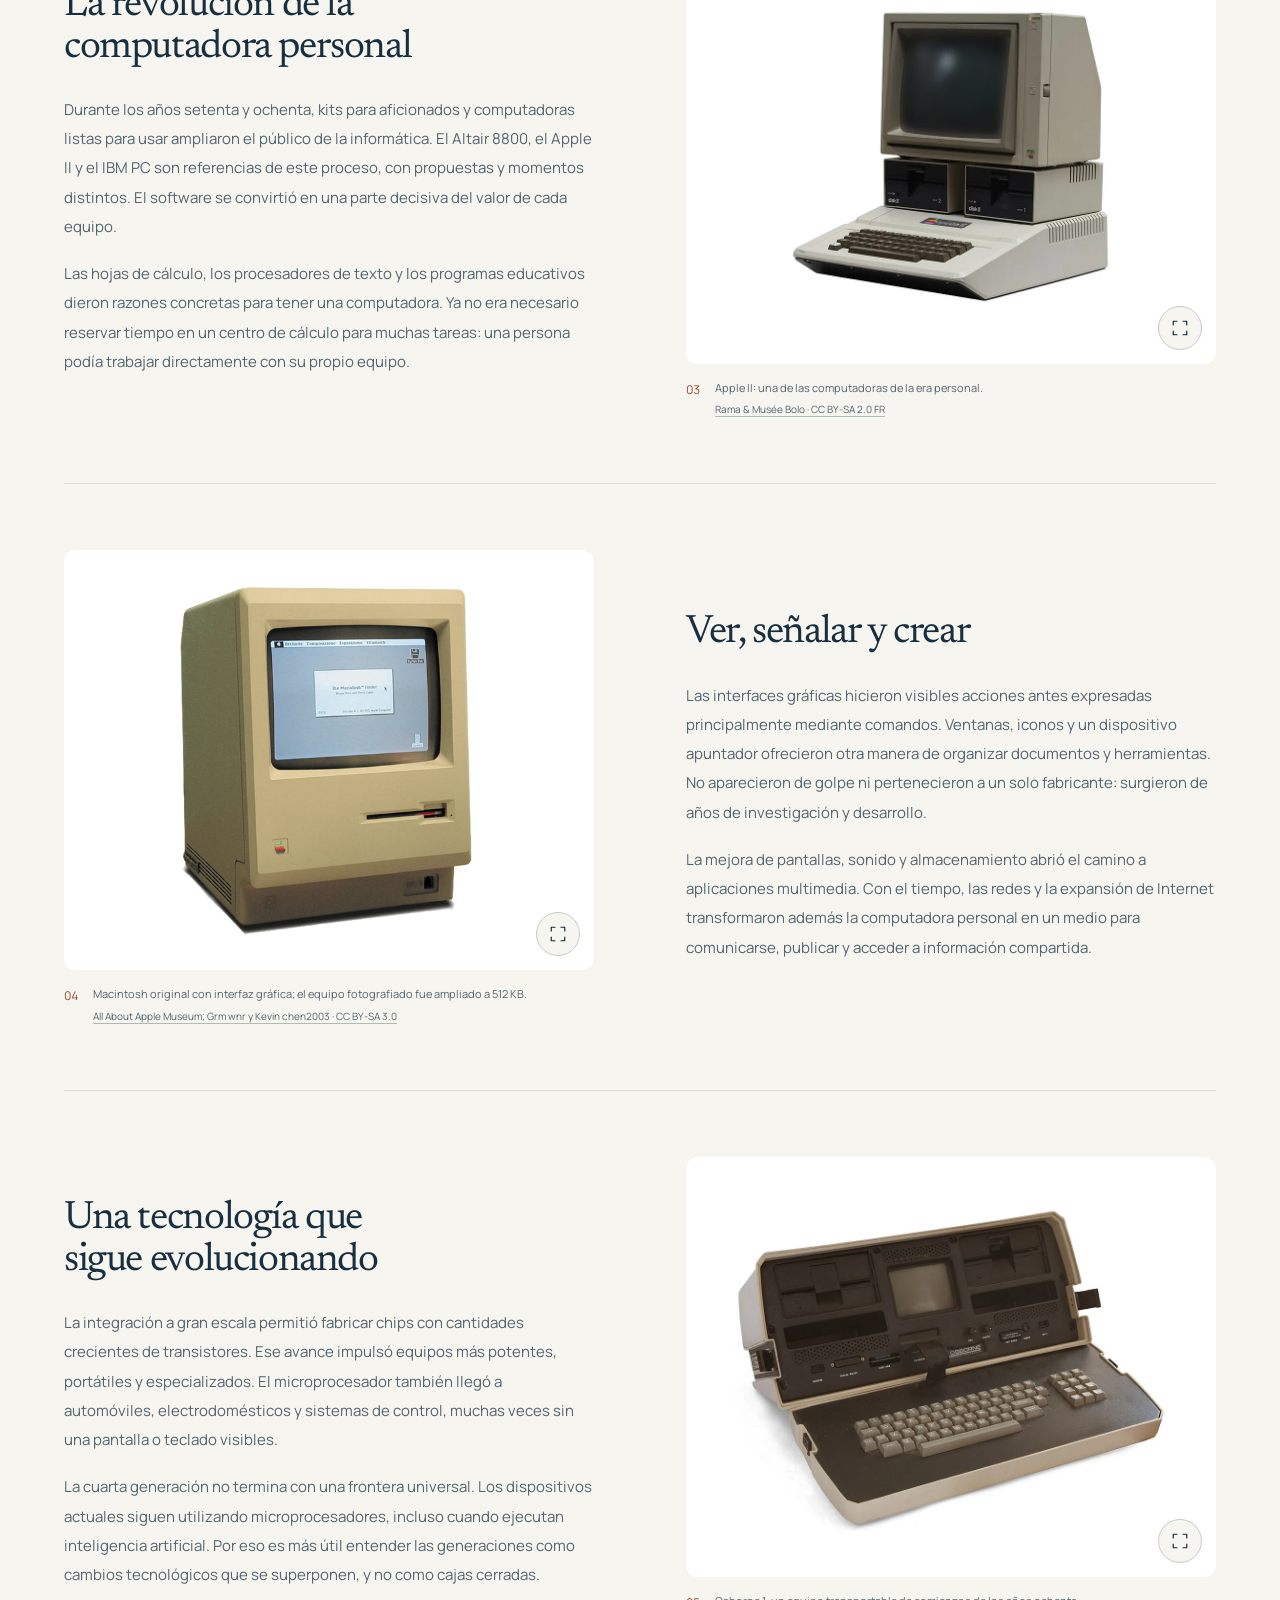
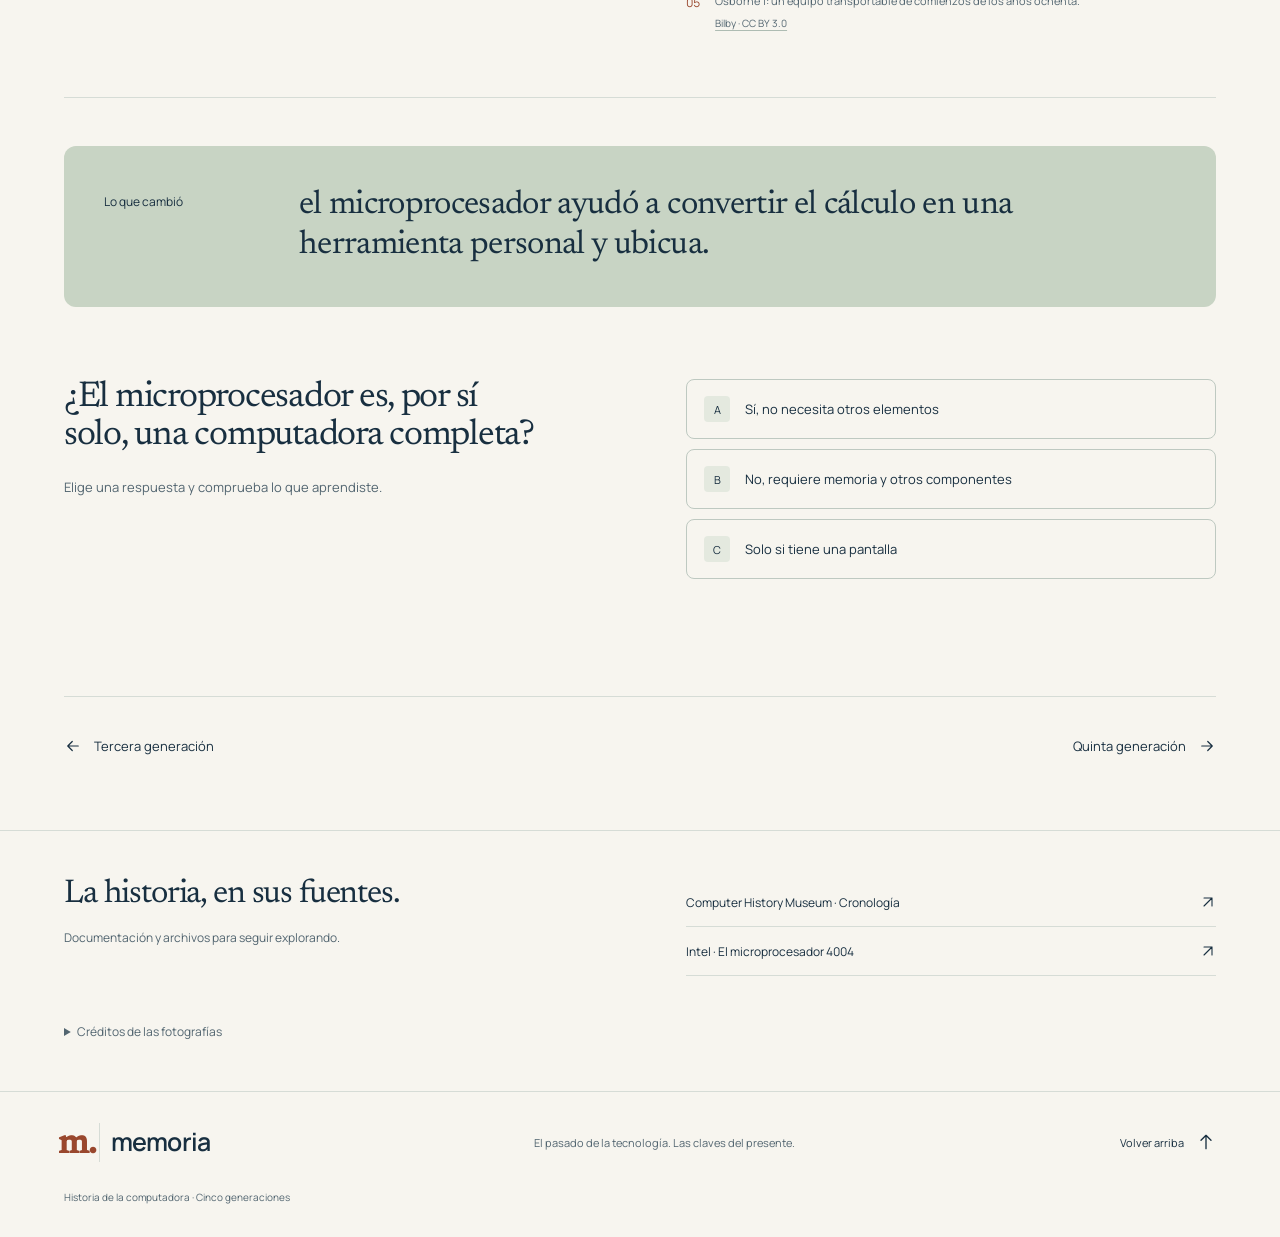
<file: generacion-4.html>
<!doctype html><html lang="es"><head><meta charset="utf-8"><meta name="viewport" content="width=device-width, initial-scale=1"><meta name="description" content="El microprocesador concentró funciones de la CPU en un chip. La reducción de costos y el aumento de la integración hicieron posible que la computadora llegara a hogares, escuelas y pequeños negocios."><meta name="theme-color" content="#182f40"><title>Cuarta generación · Memoria</title><link rel="icon" href="assets/favicon.svg" type="image/svg+xml"><link rel="stylesheet" href="styles.css"></head><body id="top"><div class="reading-progress" aria-hidden="true"></div><a class="skip" href="#contenido">Saltar al contenido</a><header class="site-header"><a class="brand" href="index.html" aria-label="Memoria, inicio"><span class="brand-icon" aria-hidden="true">m.</span>memoria<span class="brand-desc">Historia de la computación</span></a><button class="menu-toggle" aria-expanded="false" aria-controls="nav">Menú <span aria-hidden="true"><svg class="icon" aria-hidden="true" viewBox="0 0 24 24" fill="none" stroke="currentColor" stroke-width="1.6" stroke-linecap="round" stroke-linejoin="round"><path d="M4 7h16M4 12h16M4 17h16"/></svg></span></button><nav id="nav" aria-label="Navegación principal"><a href="index.html">Inicio</a><a href="generacion-1.html">Primera generación</a><a href="generacion-2.html">Segunda generación</a><a href="generacion-3.html">Tercera generación</a><a href="generacion-4.html" aria-current="page">Cuarta generación</a><a href="generacion-5.html">Quinta generación</a></nav></header><main id="contenido"><div class="breadcrumb"><a href="index.html">El recorrido</a><span>/</span>Cuarta generación</div><section class="hero chapter"><div class="hero-copy"><h1>De una sala entera a tu escritorio.</h1><p class="chapter-meta"><span>04</span> Cuarta generación · Desde 1971</p><p class="intro">El microprocesador concentró funciones de la CPU en un chip. La reducción de costos y el aumento de la integración hicieron posible que la computadora llegara a hogares, escuelas y pequeños negocios.</p><a class="button" href="#lectura">Explorar esta generación <span aria-hidden="true"><svg class="icon" aria-hidden="true" viewBox="0 0 24 24" fill="none" stroke="currentColor" stroke-width="1.6" stroke-linecap="round" stroke-linejoin="round"><path d="M12 4v16m-6-6 6 6 6-6"/></svg></span></a></div><figure class="figure hero-figure photo-pc"><div class="image-wrap contain"><img src="assets/photos/pc.webp" width="1614" height="1500" alt="IBM Personal Computer 5150 con monitor y teclado." fetchpriority=high decoding="async"><button class="expand" type="button" data-image="assets/photos/pc.webp" data-caption="IBM Personal Computer 5150 con monitor y teclado." data-credit="Ruben de Rijcke" data-source="https://commons.wikimedia.org/wiki/File:Ibm_pc_5150.jpg" aria-label="Ampliar fotografía: IBM Personal Computer 5150 con monitor y teclado."><svg class="icon" aria-hidden="true" viewBox="0 0 24 24" fill="none" stroke="currentColor" stroke-width="1.6" stroke-linecap="round" stroke-linejoin="round"><path d="M8 3H3v5m13-5h5v5M3 16v5h5m13-5v5h-5"/></svg></button></div><figcaption><span class="fig-index">01</span><span>IBM Personal Computer 5150 con monitor y teclado.<a class="photo-credit" href="https://commons.wikimedia.org/wiki/File:Ibm_pc_5150.jpg" target="_blank" rel="noopener noreferrer">Ruben de Rijcke · CC BY-SA 3.0</a></span></figcaption></figure></section><nav class="timeline" aria-label="Explorar las cinco generaciones"><a href="generacion-1.html"><span class="time-top"><span class="time-number">01</span><span>1940–1956</span></span><strong>Tubos de vacío</strong><span>Primera generación <span aria-hidden="true"><svg class="icon" aria-hidden="true" viewBox="0 0 24 24" fill="none" stroke="currentColor" stroke-width="1.6" stroke-linecap="round" stroke-linejoin="round"><path d="M6 18 18 6M6 6h12v12"/></svg></span></span></a><a href="generacion-2.html"><span class="time-top"><span class="time-number">02</span><span>1956–1964</span></span><strong>Transistores</strong><span>Segunda generación <span aria-hidden="true"><svg class="icon" aria-hidden="true" viewBox="0 0 24 24" fill="none" stroke="currentColor" stroke-width="1.6" stroke-linecap="round" stroke-linejoin="round"><path d="M6 18 18 6M6 6h12v12"/></svg></span></span></a><a href="generacion-3.html"><span class="time-top"><span class="time-number">03</span><span>1964–1971</span></span><strong>Circuitos integrados</strong><span>Tercera generación <span aria-hidden="true"><svg class="icon" aria-hidden="true" viewBox="0 0 24 24" fill="none" stroke="currentColor" stroke-width="1.6" stroke-linecap="round" stroke-linejoin="round"><path d="M6 18 18 6M6 6h12v12"/></svg></span></span></a><a href="generacion-4.html" aria-current="page"><span class="time-top"><span class="time-number">04</span><span>Desde 1971</span></span><strong>Microprocesadores</strong><span>Cuarta generación <span aria-hidden="true"><svg class="icon" aria-hidden="true" viewBox="0 0 24 24" fill="none" stroke="currentColor" stroke-width="1.6" stroke-linecap="round" stroke-linejoin="round"><path d="M6 18 18 6M6 6h12v12"/></svg></span></span></a><a href="generacion-5.html"><span class="time-top"><span class="time-number">05</span><span>Desde los años 80</span></span><strong>Inteligencia artificial</strong><span>Quinta generación <span aria-hidden="true"><svg class="icon" aria-hidden="true" viewBox="0 0 24 24" fill="none" stroke="currentColor" stroke-width="1.6" stroke-linecap="round" stroke-linejoin="round"><path d="M6 18 18 6M6 6h12v12"/></svg></span></span></a></nav><aside class="context"><span aria-hidden="true">i</span><p>Las fechas son orientativas. Las tecnologías coexistieron y los límites entre generaciones varían según la clasificación.</p></aside><div id="lectura" class="reading"><section class="story image-first"><div class="story-copy"><h2>La CPU encuentra su lugar en un chip</h2><p>El Intel 4004, comercializado en 1971, fue un hito temprano del microprocesador comercial. Diseñado inicialmente para un sistema de calculadora, mostró que una unidad de procesamiento programable podía integrarse en un solo chip. CPU significa unidad central de procesamiento: ejecuta instrucciones y coordina operaciones.</p><p>Un microprocesador no es una computadora completa por sí solo. Necesita memoria, alimentación y conexiones con dispositivos de entrada y salida. La combinación de estas piezas permite construir sistemas de propósitos muy distintos, desde una computadora de escritorio hasta un controlador integrado.</p></div><figure class="figure  photo-processor"><div class="image-wrap contain"><img src="assets/photos/processor.webp" width="960" height="640" alt="Microprocesador Intel C4004." loading=lazy decoding="async"><button class="expand" type="button" data-image="assets/photos/processor.webp" data-caption="Microprocesador Intel C4004." data-credit="Thomas Nguyen" data-source="https://commons.wikimedia.org/wiki/File:Intel_C4004.jpg" aria-label="Ampliar fotografía: Microprocesador Intel C4004."><svg class="icon" aria-hidden="true" viewBox="0 0 24 24" fill="none" stroke="currentColor" stroke-width="1.6" stroke-linecap="round" stroke-linejoin="round"><path d="M8 3H3v5m13-5h5v5M3 16v5h5m13-5v5h-5"/></svg></button></div><figcaption><span class="fig-index">02</span><span>Microprocesador Intel C4004.<a class="photo-credit" href="https://commons.wikimedia.org/wiki/File:Intel_C4004.jpg" target="_blank" rel="noopener noreferrer">Thomas Nguyen · CC BY-SA 4.0</a></span></figcaption></figure></section><section class="story text-first"><div class="story-copy"><h2>La revolución de la computadora personal</h2><p>Durante los años setenta y ochenta, kits para aficionados y computadoras listas para usar ampliaron el público de la informática. El Altair 8800, el Apple II y el IBM PC son referencias de este proceso, con propuestas y momentos distintos. El software se convirtió en una parte decisiva del valor de cada equipo.</p><p>Las hojas de cálculo, los procesadores de texto y los programas educativos dieron razones concretas para tener una computadora. Ya no era necesario reservar tiempo en un centro de cálculo para muchas tareas: una persona podía trabajar directamente con su propio equipo.</p></div><figure class="figure  photo-keyboard"><div class="image-wrap contain"><img src="assets/photos/keyboard.webp" width="960" height="640" alt="Apple II: una de las computadoras de la era personal." loading=lazy decoding="async"><button class="expand" type="button" data-image="assets/photos/keyboard.webp" data-caption="Apple II: una de las computadoras de la era personal." data-credit="Rama &amp; Musée Bolo" data-source="https://commons.wikimedia.org/wiki/File:Apple_II-IMG_7064.jpg" aria-label="Ampliar fotografía: Apple II: una de las computadoras de la era personal."><svg class="icon" aria-hidden="true" viewBox="0 0 24 24" fill="none" stroke="currentColor" stroke-width="1.6" stroke-linecap="round" stroke-linejoin="round"><path d="M8 3H3v5m13-5h5v5M3 16v5h5m13-5v5h-5"/></svg></button></div><figcaption><span class="fig-index">03</span><span>Apple II: una de las computadoras de la era personal.<a class="photo-credit" href="https://commons.wikimedia.org/wiki/File:Apple_II-IMG_7064.jpg" target="_blank" rel="noopener noreferrer">Rama &amp; Musée Bolo · CC BY-SA 2.0 FR</a></span></figcaption></figure></section><section class="story image-first"><div class="story-copy"><h2>Ver, señalar y crear</h2><p>Las interfaces gráficas hicieron visibles acciones antes expresadas principalmente mediante comandos. Ventanas, iconos y un dispositivo apuntador ofrecieron otra manera de organizar documentos y herramientas. No aparecieron de golpe ni pertenecieron a un solo fabricante: surgieron de años de investigación y desarrollo.</p><p>La mejora de pantallas, sonido y almacenamiento abrió el camino a aplicaciones multimedia. Con el tiempo, las redes y la expansión de Internet transformaron además la computadora personal en un medio para comunicarse, publicar y acceder a información compartida.</p></div><figure class="figure  photo-desktop"><div class="image-wrap contain"><img src="assets/photos/desktop.webp" width="960" height="1126" alt="Macintosh original con interfaz gráfica; el equipo fotografiado fue ampliado a 512 KB." loading=lazy decoding="async"><button class="expand" type="button" data-image="assets/photos/desktop.webp" data-caption="Macintosh original con interfaz gráfica; el equipo fotografiado fue ampliado a 512 KB." data-credit="All About Apple Museum; Grm wnr y Kevin chen2003" data-source="https://commons.wikimedia.org/wiki/File:Macintosh_128k_transparency.png" aria-label="Ampliar fotografía: Macintosh original con interfaz gráfica; el equipo fotografiado fue ampliado a 512 KB."><svg class="icon" aria-hidden="true" viewBox="0 0 24 24" fill="none" stroke="currentColor" stroke-width="1.6" stroke-linecap="round" stroke-linejoin="round"><path d="M8 3H3v5m13-5h5v5M3 16v5h5m13-5v5h-5"/></svg></button></div><figcaption><span class="fig-index">04</span><span>Macintosh original con interfaz gráfica; el equipo fotografiado fue ampliado a 512 KB.<a class="photo-credit" href="https://commons.wikimedia.org/wiki/File:Macintosh_128k_transparency.png" target="_blank" rel="noopener noreferrer">All About Apple Museum; Grm wnr y Kevin chen2003 · CC BY-SA 3.0</a></span></figcaption></figure></section><section class="story text-first"><div class="story-copy"><h2>Una tecnología que sigue evolucionando</h2><p>La integración a gran escala permitió fabricar chips con cantidades crecientes de transistores. Ese avance impulsó equipos más potentes, portátiles y especializados. El microprocesador también llegó a automóviles, electrodomésticos y sistemas de control, muchas veces sin una pantalla o teclado visibles.</p><p>La cuarta generación no termina con una frontera universal. Los dispositivos actuales siguen utilizando microprocesadores, incluso cuando ejecutan inteligencia artificial. Por eso es más útil entender las generaciones como cambios tecnológicos que se superponen, y no como cajas cerradas.</p></div><figure class="figure  photo-laptop"><div class="image-wrap contain"><img src="assets/photos/laptop.webp" width="960" height="768" alt="Osborne 1: un equipo transportable de comienzos de los años ochenta." loading=lazy decoding="async"><button class="expand" type="button" data-image="assets/photos/laptop.webp" data-caption="Osborne 1: un equipo transportable de comienzos de los años ochenta." data-credit="Bilby" data-source="https://commons.wikimedia.org/wiki/File:Osborne_1_open.jpg" aria-label="Ampliar fotografía: Osborne 1: un equipo transportable de comienzos de los años ochenta."><svg class="icon" aria-hidden="true" viewBox="0 0 24 24" fill="none" stroke="currentColor" stroke-width="1.6" stroke-linecap="round" stroke-linejoin="round"><path d="M8 3H3v5m13-5h5v5M3 16v5h5m13-5v5h-5"/></svg></button></div><figcaption><span class="fig-index">05</span><span>Osborne 1: un equipo transportable de comienzos de los años ochenta.<a class="photo-credit" href="https://commons.wikimedia.org/wiki/File:Osborne_1_open.jpg" target="_blank" rel="noopener noreferrer">Bilby · CC BY 3.0</a></span></figcaption></figure></section></div><aside class="takeaway"><span>Lo que cambió</span><p>el microprocesador ayudó a convertir el cálculo en una herramienta personal y ubicua.</p></aside><section class="quiz" aria-labelledby="quiz-title"><div><h2 id="quiz-title">¿El microprocesador es, por sí solo, una computadora completa?</h2><p>Elige una respuesta y comprueba lo que aprendiste.</p></div><div class="quiz-answers" data-correct="1" data-explanation="La CPU necesita memoria, alimentación y sistemas de entrada y salida para formar un equipo útil."><button type="button" data-answer="0"><span>A</span>Sí, no necesita otros elementos</button><button type="button" data-answer="1"><span>B</span>No, requiere memoria y otros componentes</button><button type="button" data-answer="2"><span>C</span>Solo si tiene una pantalla</button><p class="feedback" role="status" aria-live="polite"></p></div></section><nav class="chapter-nav" aria-label="Continuar el recorrido"><a href="generacion-3.html"><svg class="icon" aria-hidden="true" viewBox="0 0 24 24" fill="none" stroke="currentColor" stroke-width="1.6" stroke-linecap="round" stroke-linejoin="round"><path d="M19 12H5m6-6-6 6 6 6"/></svg> Tercera generación</a><a href="generacion-5.html">Quinta generación <svg class="icon" aria-hidden="true" viewBox="0 0 24 24" fill="none" stroke="currentColor" stroke-width="1.6" stroke-linecap="round" stroke-linejoin="round"><path d="M5 12h14m-6-6 6 6-6 6"/></svg></a></nav></main><section class="sources" id="fuentes"><div><h2>La historia, en sus fuentes.</h2><p>Documentación y archivos para seguir explorando.</p></div><ul><li><a href="https://www.computerhistory.org/timeline/" target="_blank" rel="noopener noreferrer">Computer History Museum · Cronología <svg class="icon" aria-hidden="true" viewBox="0 0 24 24" fill="none" stroke="currentColor" stroke-width="1.6" stroke-linecap="round" stroke-linejoin="round"><path d="M6 18 18 6M6 6h12v12"/></svg></a></li><li><a href="https://www.intel.com/content/www/us/en/history/virtual-vault/articles/the-intel-4004.html" target="_blank" rel="noopener noreferrer">Intel · El microprocesador 4004 <svg class="icon" aria-hidden="true" viewBox="0 0 24 24" fill="none" stroke="currentColor" stroke-width="1.6" stroke-linecap="round" stroke-linejoin="round"><path d="M6 18 18 6M6 6h12v12"/></svg></a></li></ul></section><div class="credits"><details><summary>Créditos de las fotografías</summary><p>Fotografías y documentos reales de Wikimedia Commons. Se optimizó su tamaño y formato para la web; algunos encuadres se adaptan en pantalla. Cada imagen conserva la licencia indicada.</p><ul><li><strong>Ibm pc 5150.jpg</strong><span>Ruben de Rijcke</span><a href="https://commons.wikimedia.org/wiki/File:Ibm_pc_5150.jpg" target="_blank" rel="noopener noreferrer">Archivo original</a><a href="https://creativecommons.org/licenses/by-sa/3.0/" target="_blank" rel="noopener noreferrer">CC BY-SA 3.0</a></li><li><strong>Intel C4004.jpg</strong><span>Thomas Nguyen</span><a href="https://commons.wikimedia.org/wiki/File:Intel_C4004.jpg" target="_blank" rel="noopener noreferrer">Archivo original</a><a href="https://creativecommons.org/licenses/by-sa/4.0/" target="_blank" rel="noopener noreferrer">CC BY-SA 4.0</a></li><li><strong>Apple II-IMG 7064.jpg</strong><span>Rama &amp; Musée Bolo</span><a href="https://commons.wikimedia.org/wiki/File:Apple_II-IMG_7064.jpg" target="_blank" rel="noopener noreferrer">Archivo original</a><a href="https://creativecommons.org/licenses/by-sa/2.0/fr/" target="_blank" rel="noopener noreferrer">CC BY-SA 2.0 FR</a></li><li><strong>Macintosh 128k transparency.png</strong><span>All About Apple Museum; Grm wnr y Kevin chen2003</span><a href="https://commons.wikimedia.org/wiki/File:Macintosh_128k_transparency.png" target="_blank" rel="noopener noreferrer">Archivo original</a><a href="https://creativecommons.org/licenses/by-sa/3.0/" target="_blank" rel="noopener noreferrer">CC BY-SA 3.0</a></li><li><strong>Osborne 1 open.jpg</strong><span>Bilby</span><a href="https://commons.wikimedia.org/wiki/File:Osborne_1_open.jpg" target="_blank" rel="noopener noreferrer">Archivo original</a><a href="https://creativecommons.org/licenses/by/3.0/" target="_blank" rel="noopener noreferrer">CC BY 3.0</a></li></ul></details></div><footer><a class="brand" href="index.html"><span class="brand-icon" aria-hidden="true">m.</span>memoria</a><p>El pasado de la tecnología. Las claves del presente.</p><a href="#top">Volver arriba <svg class="icon" aria-hidden="true" viewBox="0 0 24 24" fill="none" stroke="currentColor" stroke-width="1.6" stroke-linecap="round" stroke-linejoin="round"><path d="M12 20V4m-6 6 6-6 6 6"/></svg></a><small>Historia de la computadora · Cinco generaciones</small></footer><dialog id="lightbox" aria-label="Galería de fotografías"><div class="gallery-toolbar"><span class="gallery-count" aria-live="polite"></span><button class="close" aria-label="Cerrar galería">Cerrar <svg class="icon" aria-hidden="true" viewBox="0 0 24 24" fill="none" stroke="currentColor" stroke-width="1.6" stroke-linecap="round" stroke-linejoin="round"><path d="m6 6 12 12M6 18 18 6"/></svg></button></div><div class="gallery-stage"><button class="gallery-prev" aria-label="Fotografía anterior"><svg class="icon" aria-hidden="true" viewBox="0 0 24 24" fill="none" stroke="currentColor" stroke-width="1.6" stroke-linecap="round" stroke-linejoin="round"><path d="M19 12H5m6-6-6 6 6 6"/></svg></button><img width="1200" height="900" alt=""><button class="gallery-next" aria-label="Fotografía siguiente"><svg class="icon" aria-hidden="true" viewBox="0 0 24 24" fill="none" stroke="currentColor" stroke-width="1.6" stroke-linecap="round" stroke-linejoin="round"><path d="M5 12h14m-6-6 6 6-6 6"/></svg></button></div><div class="gallery-caption"><p></p><a target="_blank" rel="noopener noreferrer"></a></div></dialog><script src="app.js" defer></script></body></html>
</file>
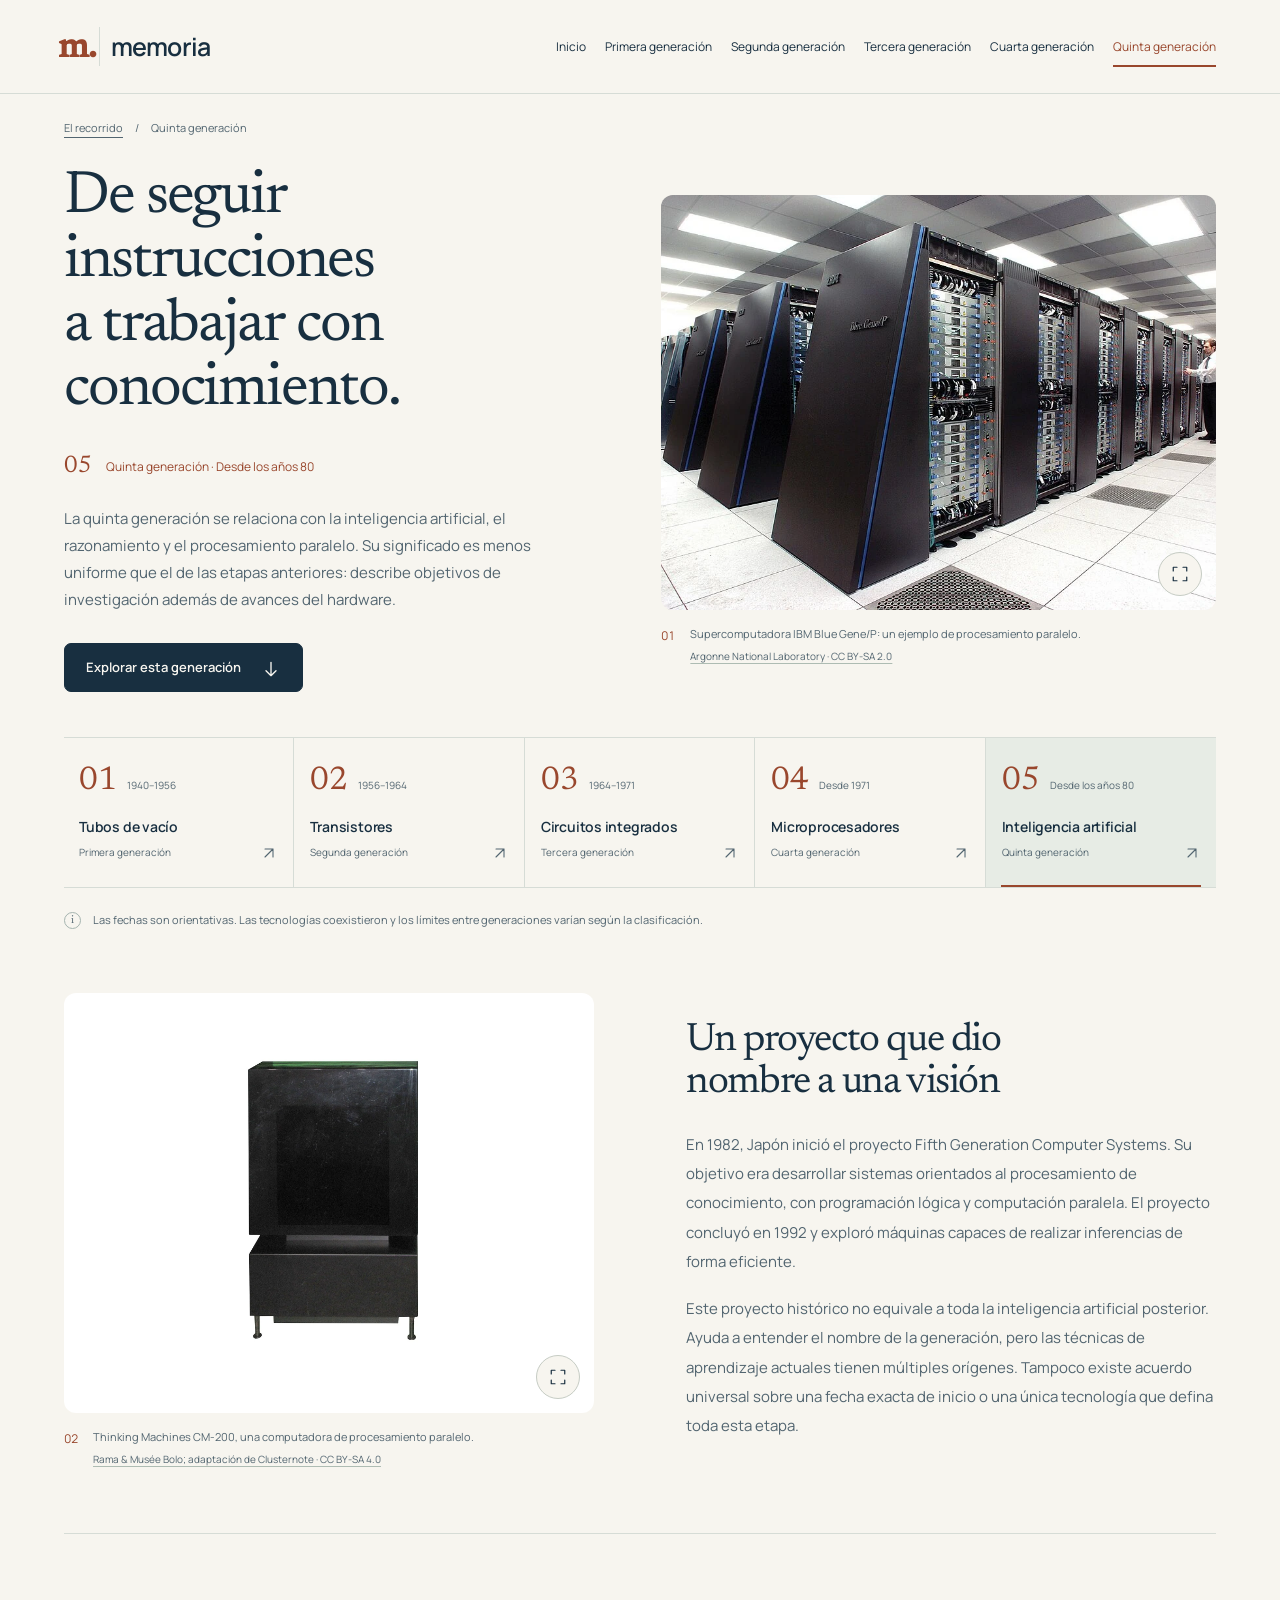
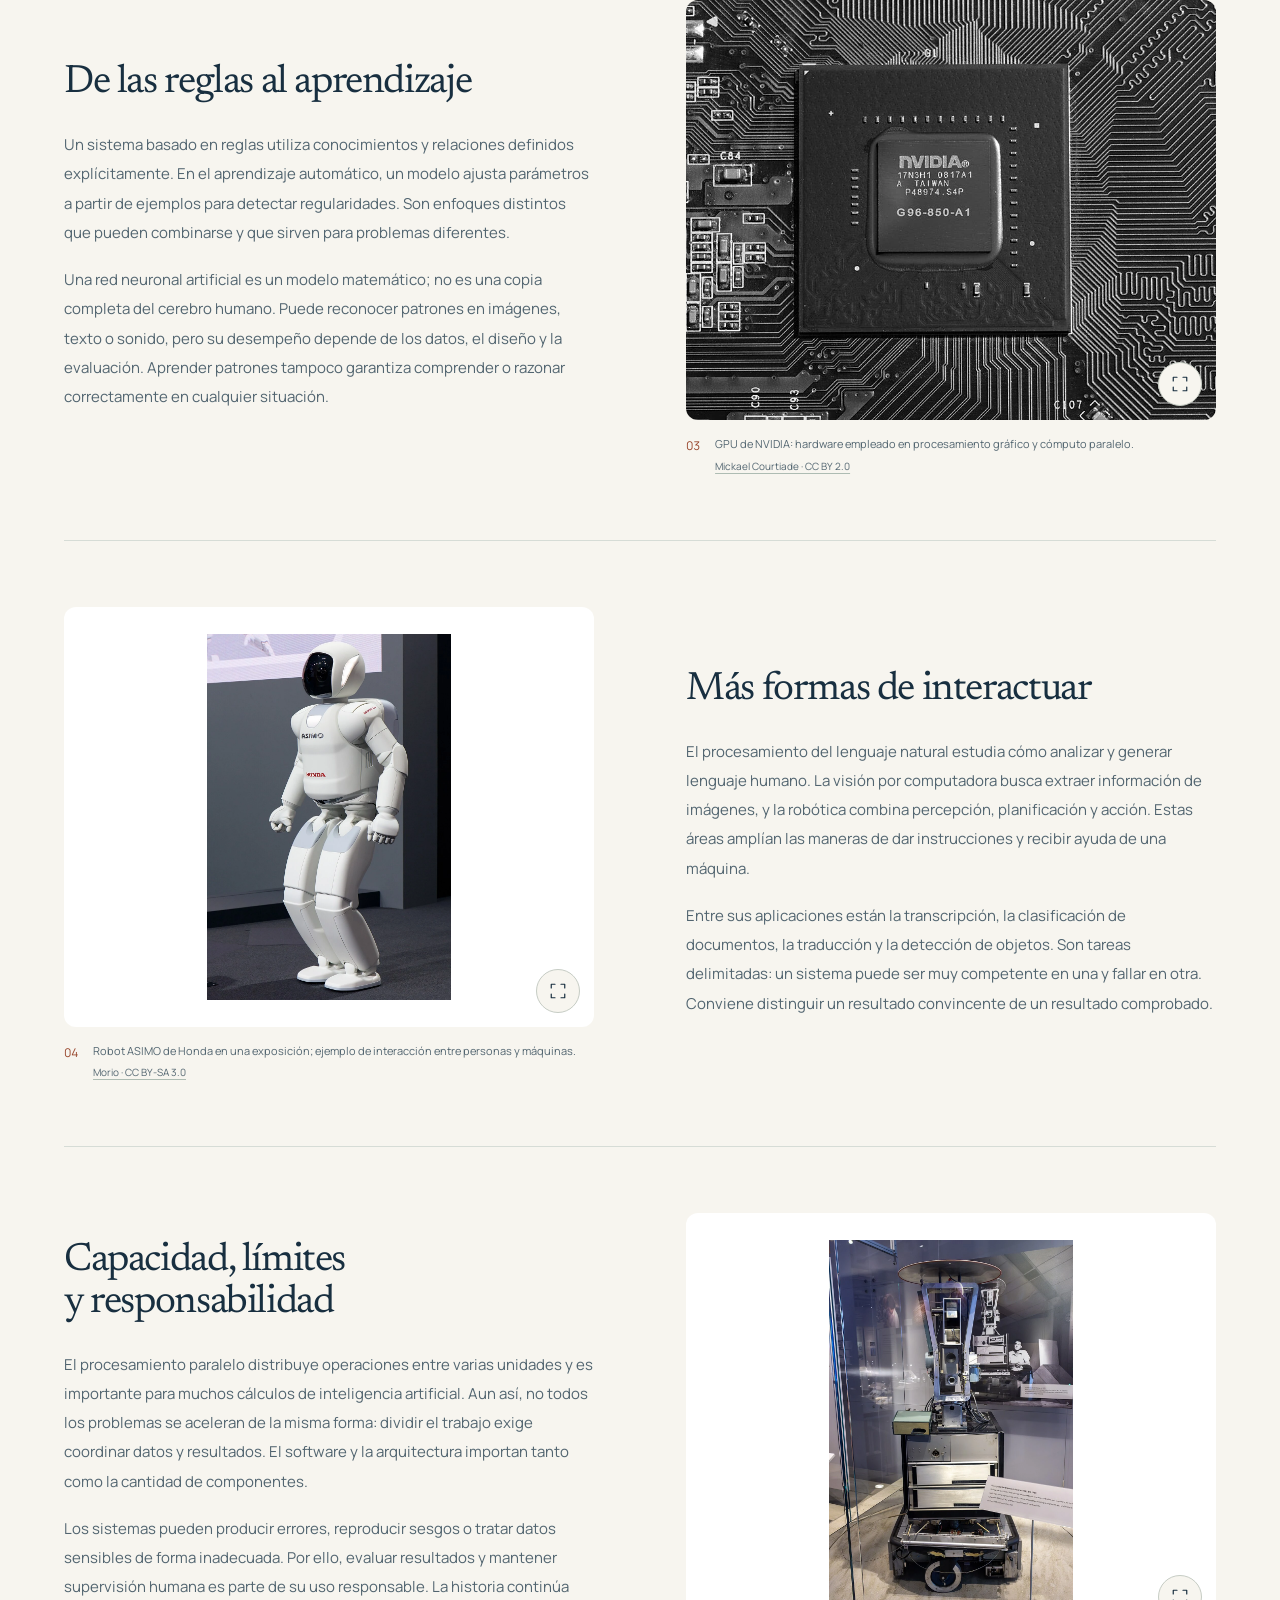
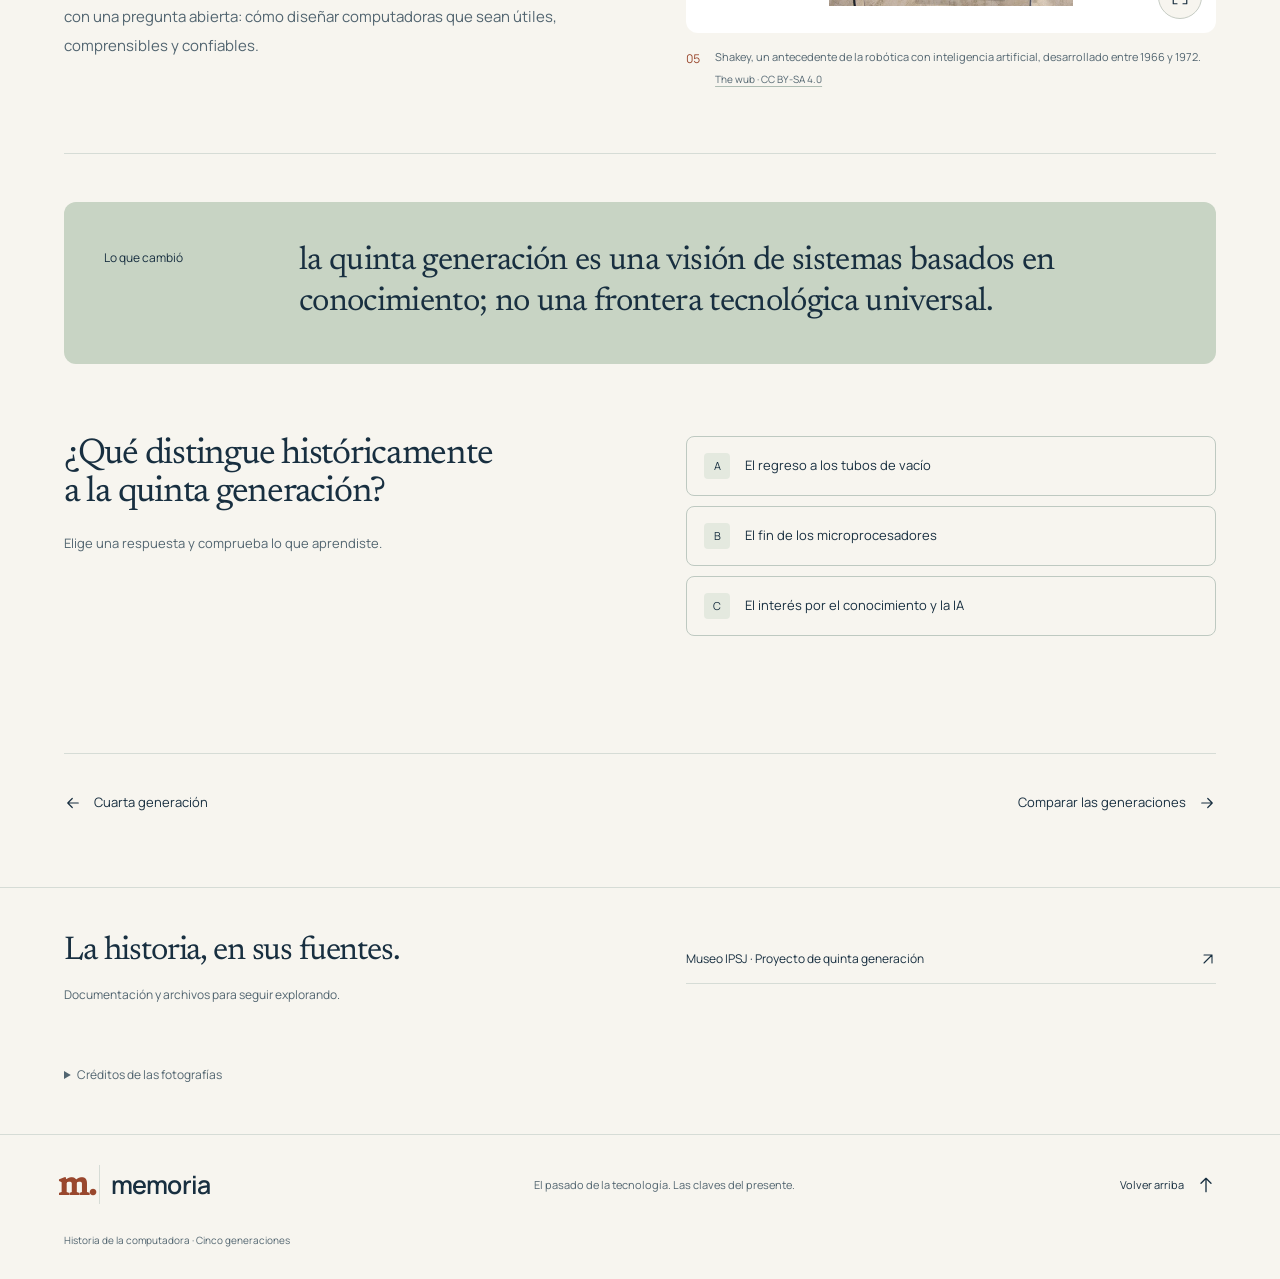
<file: generacion-5.html>
<!doctype html><html lang="es"><head><meta charset="utf-8"><meta name="viewport" content="width=device-width, initial-scale=1"><meta name="description" content="La quinta generación se relaciona con la inteligencia artificial, el razonamiento y el procesamiento paralelo. Su significado es menos uniforme que el de las etapas anteriores: describe objetivos de investigación además de avances del hardware."><meta name="theme-color" content="#182f40"><title>Quinta generación · Memoria</title><link rel="icon" href="assets/favicon.svg" type="image/svg+xml"><link rel="stylesheet" href="styles.css"></head><body id="top"><div class="reading-progress" aria-hidden="true"></div><a class="skip" href="#contenido">Saltar al contenido</a><header class="site-header"><a class="brand" href="index.html" aria-label="Memoria, inicio"><span class="brand-icon" aria-hidden="true">m.</span>memoria<span class="brand-desc">Historia de la computación</span></a><button class="menu-toggle" aria-expanded="false" aria-controls="nav">Menú <span aria-hidden="true"><svg class="icon" aria-hidden="true" viewBox="0 0 24 24" fill="none" stroke="currentColor" stroke-width="1.6" stroke-linecap="round" stroke-linejoin="round"><path d="M4 7h16M4 12h16M4 17h16"/></svg></span></button><nav id="nav" aria-label="Navegación principal"><a href="index.html">Inicio</a><a href="generacion-1.html">Primera generación</a><a href="generacion-2.html">Segunda generación</a><a href="generacion-3.html">Tercera generación</a><a href="generacion-4.html">Cuarta generación</a><a href="generacion-5.html" aria-current="page">Quinta generación</a></nav></header><main id="contenido"><div class="breadcrumb"><a href="index.html">El recorrido</a><span>/</span>Quinta generación</div><section class="hero chapter"><div class="hero-copy"><h1>De seguir instrucciones a trabajar con conocimiento.</h1><p class="chapter-meta"><span>05</span> Quinta generación · Desde los años 80</p><p class="intro">La quinta generación se relaciona con la inteligencia artificial, el razonamiento y el procesamiento paralelo. Su significado es menos uniforme que el de las etapas anteriores: describe objetivos de investigación además de avances del hardware.</p><a class="button" href="#lectura">Explorar esta generación <span aria-hidden="true"><svg class="icon" aria-hidden="true" viewBox="0 0 24 24" fill="none" stroke="currentColor" stroke-width="1.6" stroke-linecap="round" stroke-linejoin="round"><path d="M12 4v16m-6-6 6 6 6-6"/></svg></span></a></div><figure class="figure hero-figure photo-neural"><div class="image-wrap cover"><img src="assets/photos/neural.webp" width="960" height="636" alt="Supercomputadora IBM Blue Gene/P: un ejemplo de procesamiento paralelo." fetchpriority=high decoding="async"><button class="expand" type="button" data-image="assets/photos/neural.webp" data-caption="Supercomputadora IBM Blue Gene/P: un ejemplo de procesamiento paralelo." data-credit="Argonne National Laboratory" data-source="https://commons.wikimedia.org/wiki/File:IBM_Blue_Gene_P_supercomputer.jpg" aria-label="Ampliar fotografía: Supercomputadora IBM Blue Gene/P: un ejemplo de procesamiento paralelo."><svg class="icon" aria-hidden="true" viewBox="0 0 24 24" fill="none" stroke="currentColor" stroke-width="1.6" stroke-linecap="round" stroke-linejoin="round"><path d="M8 3H3v5m13-5h5v5M3 16v5h5m13-5v5h-5"/></svg></button></div><figcaption><span class="fig-index">01</span><span>Supercomputadora IBM Blue Gene/P: un ejemplo de procesamiento paralelo.<a class="photo-credit" href="https://commons.wikimedia.org/wiki/File:IBM_Blue_Gene_P_supercomputer.jpg" target="_blank" rel="noopener noreferrer">Argonne National Laboratory · CC BY-SA 2.0</a></span></figcaption></figure></section><nav class="timeline" aria-label="Explorar las cinco generaciones"><a href="generacion-1.html"><span class="time-top"><span class="time-number">01</span><span>1940–1956</span></span><strong>Tubos de vacío</strong><span>Primera generación <span aria-hidden="true"><svg class="icon" aria-hidden="true" viewBox="0 0 24 24" fill="none" stroke="currentColor" stroke-width="1.6" stroke-linecap="round" stroke-linejoin="round"><path d="M6 18 18 6M6 6h12v12"/></svg></span></span></a><a href="generacion-2.html"><span class="time-top"><span class="time-number">02</span><span>1956–1964</span></span><strong>Transistores</strong><span>Segunda generación <span aria-hidden="true"><svg class="icon" aria-hidden="true" viewBox="0 0 24 24" fill="none" stroke="currentColor" stroke-width="1.6" stroke-linecap="round" stroke-linejoin="round"><path d="M6 18 18 6M6 6h12v12"/></svg></span></span></a><a href="generacion-3.html"><span class="time-top"><span class="time-number">03</span><span>1964–1971</span></span><strong>Circuitos integrados</strong><span>Tercera generación <span aria-hidden="true"><svg class="icon" aria-hidden="true" viewBox="0 0 24 24" fill="none" stroke="currentColor" stroke-width="1.6" stroke-linecap="round" stroke-linejoin="round"><path d="M6 18 18 6M6 6h12v12"/></svg></span></span></a><a href="generacion-4.html"><span class="time-top"><span class="time-number">04</span><span>Desde 1971</span></span><strong>Microprocesadores</strong><span>Cuarta generación <span aria-hidden="true"><svg class="icon" aria-hidden="true" viewBox="0 0 24 24" fill="none" stroke="currentColor" stroke-width="1.6" stroke-linecap="round" stroke-linejoin="round"><path d="M6 18 18 6M6 6h12v12"/></svg></span></span></a><a href="generacion-5.html" aria-current="page"><span class="time-top"><span class="time-number">05</span><span>Desde los años 80</span></span><strong>Inteligencia artificial</strong><span>Quinta generación <span aria-hidden="true"><svg class="icon" aria-hidden="true" viewBox="0 0 24 24" fill="none" stroke="currentColor" stroke-width="1.6" stroke-linecap="round" stroke-linejoin="round"><path d="M6 18 18 6M6 6h12v12"/></svg></span></span></a></nav><aside class="context"><span aria-hidden="true">i</span><p>Las fechas son orientativas. Las tecnologías coexistieron y los límites entre generaciones varían según la clasificación.</p></aside><div id="lectura" class="reading"><section class="story image-first"><div class="story-copy"><h2>Un proyecto que dio nombre a una visión</h2><p>En 1982, Japón inició el proyecto Fifth Generation Computer Systems. Su objetivo era desarrollar sistemas orientados al procesamiento de conocimiento, con programación lógica y computación paralela. El proyecto concluyó en 1992 y exploró máquinas capaces de realizar inferencias de forma eficiente.</p><p>Este proyecto histórico no equivale a toda la inteligencia artificial posterior. Ayuda a entender el nombre de la generación, pero las técnicas de aprendizaje actuales tienen múltiples orígenes. Tampoco existe acuerdo universal sobre una fecha exacta de inicio o una única tecnología que defina toda esta etapa.</p></div><figure class="figure  photo-parallel"><div class="image-wrap cover"><img src="assets/photos/parallel.webp" width="960" height="1440" alt="Thinking Machines CM-200, una computadora de procesamiento paralelo." loading=lazy decoding="async"><button class="expand" type="button" data-image="assets/photos/parallel.webp" data-caption="Thinking Machines CM-200, una computadora de procesamiento paralelo." data-credit="Rama &amp; Musée Bolo; adaptación de Clusternote" data-source="https://commons.wikimedia.org/wiki/File:Thinking_Machines_CM200-IMG_7294_%28bright%29.jpg" aria-label="Ampliar fotografía: Thinking Machines CM-200, una computadora de procesamiento paralelo."><svg class="icon" aria-hidden="true" viewBox="0 0 24 24" fill="none" stroke="currentColor" stroke-width="1.6" stroke-linecap="round" stroke-linejoin="round"><path d="M8 3H3v5m13-5h5v5M3 16v5h5m13-5v5h-5"/></svg></button></div><figcaption><span class="fig-index">02</span><span>Thinking Machines CM-200, una computadora de procesamiento paralelo.<a class="photo-credit" href="https://commons.wikimedia.org/wiki/File:Thinking_Machines_CM200-IMG_7294_%28bright%29.jpg" target="_blank" rel="noopener noreferrer">Rama &amp; Musée Bolo; adaptación de Clusternote · CC BY-SA 4.0</a></span></figcaption></figure></section><section class="story text-first"><div class="story-copy"><h2>De las reglas al aprendizaje</h2><p>Un sistema basado en reglas utiliza conocimientos y relaciones definidos explícitamente. En el aprendizaje automático, un modelo ajusta parámetros a partir de ejemplos para detectar regularidades. Son enfoques distintos que pueden combinarse y que sirven para problemas diferentes.</p><p>Una red neuronal artificial es un modelo matemático; no es una copia completa del cerebro humano. Puede reconocer patrones en imágenes, texto o sonido, pero su desempeño depende de los datos, el diseño y la evaluación. Aprender patrones tampoco garantiza comprender o razonar correctamente en cualquier situación.</p></div><figure class="figure  photo-learning"><div class="image-wrap cover"><img src="assets/photos/learning.webp" width="960" height="640" alt="GPU de NVIDIA: hardware empleado en procesamiento gráfico y cómputo paralelo." loading=lazy decoding="async"><button class="expand" type="button" data-image="assets/photos/learning.webp" data-caption="GPU de NVIDIA: hardware empleado en procesamiento gráfico y cómputo paralelo." data-credit="Mickael Courtiade" data-source="https://commons.wikimedia.org/wiki/File:NVIDIA_GPU.jpg" aria-label="Ampliar fotografía: GPU de NVIDIA: hardware empleado en procesamiento gráfico y cómputo paralelo."><svg class="icon" aria-hidden="true" viewBox="0 0 24 24" fill="none" stroke="currentColor" stroke-width="1.6" stroke-linecap="round" stroke-linejoin="round"><path d="M8 3H3v5m13-5h5v5M3 16v5h5m13-5v5h-5"/></svg></button></div><figcaption><span class="fig-index">03</span><span>GPU de NVIDIA: hardware empleado en procesamiento gráfico y cómputo paralelo.<a class="photo-credit" href="https://commons.wikimedia.org/wiki/File:NVIDIA_GPU.jpg" target="_blank" rel="noopener noreferrer">Mickael Courtiade · CC BY 2.0</a></span></figcaption></figure></section><section class="story image-first"><div class="story-copy"><h2>Más formas de interactuar</h2><p>El procesamiento del lenguaje natural estudia cómo analizar y generar lenguaje humano. La visión por computadora busca extraer información de imágenes, y la robótica combina percepción, planificación y acción. Estas áreas amplían las maneras de dar instrucciones y recibir ayuda de una máquina.</p><p>Entre sus aplicaciones están la transcripción, la clasificación de documentos, la traducción y la detección de objetos. Son tareas delimitadas: un sistema puede ser muy competente en una y fallar en otra. Conviene distinguir un resultado convincente de un resultado comprobado.</p></div><figure class="figure  photo-language"><div class="image-wrap contain"><img src="assets/photos/language.webp" width="960" height="1440" alt="Robot ASIMO de Honda en una exposición; ejemplo de interacción entre personas y máquinas." loading=lazy decoding="async"><button class="expand" type="button" data-image="assets/photos/language.webp" data-caption="Robot ASIMO de Honda en una exposición; ejemplo de interacción entre personas y máquinas." data-credit="Morio" data-source="https://commons.wikimedia.org/wiki/File:Honda_ASIMO_%28ver._2011%29_2013_Tokyo_Motor_Show.jpg" aria-label="Ampliar fotografía: Robot ASIMO de Honda en una exposición; ejemplo de interacción entre personas y máquinas."><svg class="icon" aria-hidden="true" viewBox="0 0 24 24" fill="none" stroke="currentColor" stroke-width="1.6" stroke-linecap="round" stroke-linejoin="round"><path d="M8 3H3v5m13-5h5v5M3 16v5h5m13-5v5h-5"/></svg></button></div><figcaption><span class="fig-index">04</span><span>Robot ASIMO de Honda en una exposición; ejemplo de interacción entre personas y máquinas.<a class="photo-credit" href="https://commons.wikimedia.org/wiki/File:Honda_ASIMO_%28ver._2011%29_2013_Tokyo_Motor_Show.jpg" target="_blank" rel="noopener noreferrer">Morio · CC BY-SA 3.0</a></span></figcaption></figure></section><section class="story text-first"><div class="story-copy"><h2>Capacidad, límites y responsabilidad</h2><p>El procesamiento paralelo distribuye operaciones entre varias unidades y es importante para muchos cálculos de inteligencia artificial. Aun así, no todos los problemas se aceleran de la misma forma: dividir el trabajo exige coordinar datos y resultados. El software y la arquitectura importan tanto como la cantidad de componentes.</p><p>Los sistemas pueden producir errores, reproducir sesgos o tratar datos sensibles de forma inadecuada. Por ello, evaluar resultados y mantener supervisión humana es parte de su uso responsable. La historia continúa con una pregunta abierta: cómo diseñar computadoras que sean útiles, comprensibles y confiables.</p></div><figure class="figure  photo-robot"><div class="image-wrap contain"><img src="assets/photos/robot.webp" width="960" height="1440" alt="Shakey, un antecedente de la robótica con inteligencia artificial, desarrollado entre 1966 y 1972." loading=lazy decoding="async"><button class="expand" type="button" data-image="assets/photos/robot.webp" data-caption="Shakey, un antecedente de la robótica con inteligencia artificial, desarrollado entre 1966 y 1972." data-credit="The wub" data-source="https://commons.wikimedia.org/wiki/File:SRI_Shakey_robot%2C_1969%2C_Computer_History_Museum.jpg" aria-label="Ampliar fotografía: Shakey, un antecedente de la robótica con inteligencia artificial, desarrollado entre 1966 y 1972."><svg class="icon" aria-hidden="true" viewBox="0 0 24 24" fill="none" stroke="currentColor" stroke-width="1.6" stroke-linecap="round" stroke-linejoin="round"><path d="M8 3H3v5m13-5h5v5M3 16v5h5m13-5v5h-5"/></svg></button></div><figcaption><span class="fig-index">05</span><span>Shakey, un antecedente de la robótica con inteligencia artificial, desarrollado entre 1966 y 1972.<a class="photo-credit" href="https://commons.wikimedia.org/wiki/File:SRI_Shakey_robot%2C_1969%2C_Computer_History_Museum.jpg" target="_blank" rel="noopener noreferrer">The wub · CC BY-SA 4.0</a></span></figcaption></figure></section></div><aside class="takeaway"><span>Lo que cambió</span><p>la quinta generación es una visión de sistemas basados en conocimiento; no una frontera tecnológica universal.</p></aside><section class="quiz" aria-labelledby="quiz-title"><div><h2 id="quiz-title">¿Qué distingue históricamente a la quinta generación?</h2><p>Elige una respuesta y comprueba lo que aprendiste.</p></div><div class="quiz-answers" data-correct="2" data-explanation="El proyecto japonés buscaba procesar conocimiento mediante inferencia y computación paralela."><button type="button" data-answer="0"><span>A</span>El regreso a los tubos de vacío</button><button type="button" data-answer="1"><span>B</span>El fin de los microprocesadores</button><button type="button" data-answer="2"><span>C</span>El interés por el conocimiento y la IA</button><p class="feedback" role="status" aria-live="polite"></p></div></section><nav class="chapter-nav" aria-label="Continuar el recorrido"><a href="generacion-4.html"><svg class="icon" aria-hidden="true" viewBox="0 0 24 24" fill="none" stroke="currentColor" stroke-width="1.6" stroke-linecap="round" stroke-linejoin="round"><path d="M19 12H5m6-6-6 6 6 6"/></svg> Cuarta generación</a><a href="index.html#comparar">Comparar las generaciones <svg class="icon" aria-hidden="true" viewBox="0 0 24 24" fill="none" stroke="currentColor" stroke-width="1.6" stroke-linecap="round" stroke-linejoin="round"><path d="M5 12h14m-6-6 6 6-6 6"/></svg></a></nav></main><section class="sources" id="fuentes"><div><h2>La historia, en sus fuentes.</h2><p>Documentación y archivos para seguir explorando.</p></div><ul><li><a href="https://museum.ipsj.or.jp/en/computer/other/0002.html" target="_blank" rel="noopener noreferrer">Museo IPSJ · Proyecto de quinta generación <svg class="icon" aria-hidden="true" viewBox="0 0 24 24" fill="none" stroke="currentColor" stroke-width="1.6" stroke-linecap="round" stroke-linejoin="round"><path d="M6 18 18 6M6 6h12v12"/></svg></a></li></ul></section><div class="credits"><details><summary>Créditos de las fotografías</summary><p>Fotografías y documentos reales de Wikimedia Commons. Se optimizó su tamaño y formato para la web; algunos encuadres se adaptan en pantalla. Cada imagen conserva la licencia indicada.</p><ul><li><strong>IBM Blue Gene P supercomputer.jpg</strong><span>Argonne National Laboratory</span><a href="https://commons.wikimedia.org/wiki/File:IBM_Blue_Gene_P_supercomputer.jpg" target="_blank" rel="noopener noreferrer">Archivo original</a><a href="https://creativecommons.org/licenses/by-sa/2.0/" target="_blank" rel="noopener noreferrer">CC BY-SA 2.0</a></li><li><strong>Thinking Machines CM200-IMG 7294 (bright).jpg</strong><span>Rama &amp; Musée Bolo; adaptación de Clusternote</span><a href="https://commons.wikimedia.org/wiki/File:Thinking_Machines_CM200-IMG_7294_%28bright%29.jpg" target="_blank" rel="noopener noreferrer">Archivo original</a><a href="https://creativecommons.org/licenses/by-sa/4.0/" target="_blank" rel="noopener noreferrer">CC BY-SA 4.0</a></li><li><strong>NVIDIA GPU.jpg</strong><span>Mickael Courtiade</span><a href="https://commons.wikimedia.org/wiki/File:NVIDIA_GPU.jpg" target="_blank" rel="noopener noreferrer">Archivo original</a><a href="https://creativecommons.org/licenses/by/2.0/" target="_blank" rel="noopener noreferrer">CC BY 2.0</a></li><li><strong>Honda ASIMO (ver. 2011) 2013 Tokyo Motor Show.jpg</strong><span>Morio</span><a href="https://commons.wikimedia.org/wiki/File:Honda_ASIMO_%28ver._2011%29_2013_Tokyo_Motor_Show.jpg" target="_blank" rel="noopener noreferrer">Archivo original</a><a href="https://creativecommons.org/licenses/by-sa/3.0/" target="_blank" rel="noopener noreferrer">CC BY-SA 3.0</a></li><li><strong>SRI Shakey robot, 1969, Computer History Museum.jpg</strong><span>The wub</span><a href="https://commons.wikimedia.org/wiki/File:SRI_Shakey_robot%2C_1969%2C_Computer_History_Museum.jpg" target="_blank" rel="noopener noreferrer">Archivo original</a><a href="https://creativecommons.org/licenses/by-sa/4.0/" target="_blank" rel="noopener noreferrer">CC BY-SA 4.0</a></li></ul></details></div><footer><a class="brand" href="index.html"><span class="brand-icon" aria-hidden="true">m.</span>memoria</a><p>El pasado de la tecnología. Las claves del presente.</p><a href="#top">Volver arriba <svg class="icon" aria-hidden="true" viewBox="0 0 24 24" fill="none" stroke="currentColor" stroke-width="1.6" stroke-linecap="round" stroke-linejoin="round"><path d="M12 20V4m-6 6 6-6 6 6"/></svg></a><small>Historia de la computadora · Cinco generaciones</small></footer><dialog id="lightbox" aria-label="Galería de fotografías"><div class="gallery-toolbar"><span class="gallery-count" aria-live="polite"></span><button class="close" aria-label="Cerrar galería">Cerrar <svg class="icon" aria-hidden="true" viewBox="0 0 24 24" fill="none" stroke="currentColor" stroke-width="1.6" stroke-linecap="round" stroke-linejoin="round"><path d="m6 6 12 12M6 18 18 6"/></svg></button></div><div class="gallery-stage"><button class="gallery-prev" aria-label="Fotografía anterior"><svg class="icon" aria-hidden="true" viewBox="0 0 24 24" fill="none" stroke="currentColor" stroke-width="1.6" stroke-linecap="round" stroke-linejoin="round"><path d="M19 12H5m6-6-6 6 6 6"/></svg></button><img width="1200" height="900" alt=""><button class="gallery-next" aria-label="Fotografía siguiente"><svg class="icon" aria-hidden="true" viewBox="0 0 24 24" fill="none" stroke="currentColor" stroke-width="1.6" stroke-linecap="round" stroke-linejoin="round"><path d="M5 12h14m-6-6 6 6-6 6"/></svg></button></div><div class="gallery-caption"><p></p><a target="_blank" rel="noopener noreferrer"></a></div></dialog><script src="app.js" defer></script></body></html>
</file>
<file: styles.css>
@font-face{font-family:Manrope;src:url('assets/fonts/manrope-400.ttf') format('truetype');font-weight:400;font-display:swap}@font-face{font-family:Manrope;src:url('assets/fonts/manrope-600.ttf') format('truetype');font-weight:600;font-display:swap}@font-face{font-family:Newsreader;src:url('assets/fonts/newsreader-400.ttf') format('truetype');font-weight:400;font-display:swap}@font-face{font-family:Newsreader;src:url('assets/fonts/newsreader-500.ttf') format('truetype');font-weight:500;font-display:swap}
:root{--ink:#182f40;--paper:#f7f5ef;--copper:#99472d;--muted:#526570;--line:#d6dcd6;--sage:#c8d4c4;--mist:#dbe5e8;--surface:#eeeee7;--radius:12px;--ease:cubic-bezier(.23,1,.32,1);--display:Newsreader,Georgia,serif;--body:Manrope,'Segoe UI',sans-serif}*{box-sizing:border-box}html{scroll-padding-top:110px;scrollbar-color:#9caea8 var(--paper)}body{margin:0;color:var(--ink);background:var(--paper);font-family:var(--body);font-size:16px;line-height:1.75;-webkit-font-smoothing:antialiased}::selection{background:#c8d4c4;color:#182f40}a{color:inherit;text-decoration:none;text-underline-offset:5px}button{font:inherit;cursor:pointer}a,button{-webkit-tap-highlight-color:transparent}button,a{touch-action:manipulation}a:focus-visible,button:focus-visible,summary:focus-visible,[tabindex]:focus-visible{outline:3px solid var(--copper);outline-offset:5px}p{margin:0 0 1.2em}h1,h2,h3{font-family:var(--display);font-weight:400;letter-spacing:-.035em;line-height:1.06;margin:0;text-wrap:balance}h1{font-size:clamp(48px,5.1vw,76px)}h2{font-size:clamp(34px,3.1vw,46px)}img{display:block;max-width:100%;height:auto}.icon{width:20px;height:20px;display:inline-block;flex-shrink:0;vertical-align:middle}.site-header,main,.sources,.credits,footer{max-width:1440px;margin:auto;padding-left:5%;padding-right:5%}.site-header{height:94px;display:flex;align-items:center;justify-content:space-between;gap:30px;background:var(--paper);border-bottom:1px solid var(--line)}.brand{display:flex;align-items:center;gap:9px;font-size:25px;font-weight:600;letter-spacing:-.035em;white-space:nowrap}.brand-icon{display:inline-flex;justify-content:center;align-items:center;width:36px;height:39px;font-family:var(--display);font-size:36px;line-height:1;color:var(--copper);padding-top:5px;border-right:1px solid var(--line);padding-right:9px;margin-right:2px}.brand-desc{display:none}.site-header nav{display:flex;gap:19px;align-items:center;font-size:12px}.site-header nav a{position:relative;padding:10px 0;white-space:nowrap}.site-header nav a[aria-current]{color:var(--copper)}.site-header nav a[aria-current]:after{content:'';position:absolute;bottom:0;left:0;right:0;height:2px;background:var(--copper)}.menu-toggle{display:none}.skip{position:absolute;top:-100px;left:15px;padding:12px 20px;background:var(--ink);color:white;z-index:50}.skip:focus{top:10px}.reading-progress{height:3px;background:var(--copper);position:fixed;top:0;left:0;right:0;transform:scaleX(0);transform-origin:left;z-index:40}.hero{display:grid;grid-template-columns:1fr 1.05fr;align-items:center;gap:5%;padding:55px 0 45px}.hero-copy{min-width:0}.hero-copy .intro{color:var(--muted);font-size:16px;line-height:1.8;max-width:490px;margin:27px 0 30px}.home{background:var(--ink);color:var(--paper);padding:46px 40px 30px 48px;grid-template-columns:.92fr 1.08fr;gap:5%;margin:32px 0 52px;border-radius:var(--radius);min-height:570px;align-items:center}.home h1{font-size:clamp(58px,5.9vw,85px);max-width:530px;line-height:1.02}.home .intro{color:#d7e0e0;font-size:15px;max-width:395px}.button{display:inline-flex;align-items:center;justify-content:center;gap:20px;min-height:48px;border:1px solid var(--ink);border-radius:7px;background:var(--ink);color:var(--paper);padding:12px 21px;font-size:13px;font-weight:600;transition:transform 140ms var(--ease),background-color 140ms ease}.button:active,button:active{transform:scale(.97)}.home .button{background:var(--paper);color:var(--ink);border-color:var(--paper)}.text-link{display:block;width:fit-content;font-size:12px;margin-top:19px;color:var(--muted);text-decoration:underline}.home .text-link{color:#d7e0e0}.figure{margin:0;min-width:0}.image-wrap{position:relative;overflow:hidden;border-radius:var(--radius);background:var(--surface)}.image-wrap img{width:100%;height:420px;object-fit:cover}.image-wrap.contain{background:#fff}.image-wrap.contain img{object-fit:contain;padding:27px}.home .image-wrap{border-radius:6px}.home .image-wrap img{height:460px;object-position:48% center}.home figcaption{color:#d7e0e0}.home figcaption .fig-index{color:#e8bd9b}.home .photo-credit{color:#b6c7ce}.expand{position:absolute;bottom:14px;right:14px;display:grid;place-items:center;width:44px;height:44px;background:var(--paper);color:var(--ink);border:1px solid #c6ccc4;border-radius:50%;transition:transform 140ms var(--ease),background-color 140ms ease}.expand .icon{width:18px;height:18px}figcaption{display:flex;gap:15px;padding:15px 0 0;font-size:11px;line-height:1.6;color:var(--muted)}.fig-index{font-size:12px;font-variant-numeric:tabular-nums;color:var(--copper);padding-top:1px}.photo-credit{font-size:10px;display:block;color:var(--muted);margin-top:5px;text-decoration:underline;text-decoration-color:#aebcb3;text-underline-offset:3px;overflow-wrap:anywhere}.photo-network .image-wrap img,.photo-parallel .image-wrap img{object-fit:contain;background:#fff;padding:20px}.timeline-heading{display:flex;justify-content:space-between;align-items:baseline;gap:25px;margin-bottom:23px}.timeline-heading h2{font-size:31px;letter-spacing:-.025em}.timeline-heading>span{font-size:12px;color:var(--muted)}.timeline{display:grid;grid-template-columns:repeat(5,1fr);border-bottom:1px solid var(--line);border-top:1px solid var(--line)}.timeline>a{padding:24px 16px 25px;border-right:1px solid var(--line);position:relative;transition:background-color 150ms ease}.timeline>a:first-child{padding-left:15px}.timeline>a:last-child{border:0}.time-top{display:flex;align-items:baseline;gap:10px;font-size:10px;color:var(--muted)}.time-number{font-family:var(--display);font-size:33px;color:var(--copper);line-height:1.2;font-variant-numeric:tabular-nums}.timeline strong{display:block;font-size:14px;font-weight:600;margin:13px 0 5px;letter-spacing:-.015em}.timeline>a>span:last-child{font-size:10px;display:flex;align-items:center;justify-content:space-between;color:var(--muted)}.timeline .icon{width:16px;height:16px}.timeline a[aria-current]{background:#e7ece5}.timeline a[aria-current]:after{content:'';position:absolute;bottom:0;left:15px;right:15px;height:2px;background:var(--copper)}.context{display:flex;gap:12px;align-items:start;color:var(--muted);font-size:11px;line-height:1.7;margin:23px 0 34px;max-width:930px}.context>span{font-family:var(--display);border:1px solid #a5b4af;border-radius:50%;width:17px;height:17px;min-width:17px;display:grid;place-items:center;line-height:1;margin-top:1px}.context p{margin:0}.story{display:grid;grid-template-columns:1fr 1fr;gap:8%;align-items:center;padding:66px 0;border-bottom:1px solid var(--line)}.story.image-first .figure{order:-1}.story h2{max-width:500px;margin:0 0 26px}.story-copy>p{font-size:15px;color:var(--muted);line-height:1.95;max-width:65ch}.story-copy>p:last-child{margin-bottom:0}.inline-link{display:inline-flex;align-items:center;gap:18px;font-size:12px;font-weight:600;margin-top:8px;padding:10px 0;border-bottom:1px solid var(--ink);min-height:44px}.inline-link .icon{width:17px;height:17px}.comparison{padding:82px 0 48px}.comparison-heading{display:flex;align-items:end;justify-content:space-between;gap:8%;margin-bottom:35px}.comparison-heading h2{max-width:540px}.comparison-heading>p{max-width:305px;font-size:13px;color:var(--muted);margin:0}.table-wrap{overflow-x:auto;border-radius:var(--radius);border:1px solid var(--line)}table{border-collapse:collapse;min-width:790px;width:100%;text-align:left;font-size:13px;font-variant-numeric:tabular-nums}caption{position:absolute;clip-path:inset(50%);width:1px;height:1px;overflow:hidden}thead{background:var(--ink);color:var(--paper)}th,td{padding:22px 20px}thead th{font-size:11px;font-weight:400}tbody tr+tr{border-top:1px solid var(--line)}tbody th{font-weight:600}tbody th a{display:flex;align-items:center;gap:12px}tbody th .icon{width:15px;height:15px}tbody th span{font-family:var(--display);font-size:24px;color:var(--copper);font-weight:400}.table-note{font-size:11px;color:var(--muted);margin-top:18px;max-width:820px}.end-cta{display:flex;align-items:center;justify-content:space-between;gap:30px;background:var(--sage);padding:40px 44px;border-radius:var(--radius);margin:0 0 80px}.end-cta p{font-size:12px;margin-bottom:12px}.end-cta h2{font-size:45px}.sources{display:grid;grid-template-columns:1fr 1fr;gap:8%;padding-top:47px;padding-bottom:35px;border-top:1px solid var(--line)}.sources h2{font-size:33px;margin-bottom:14px}.sources p{font-size:12px;color:var(--muted);max-width:360px}.sources ul{margin:0;padding:0;list-style:none;font-size:12px}.sources li{border-bottom:1px solid var(--line)}.sources li a{display:flex;justify-content:space-between;gap:20px;align-items:center;min-height:48px;padding:13px 0}.sources .icon{width:16px;height:16px}.credits{padding-bottom:36px;color:var(--muted);font-size:11px}.credits summary{cursor:pointer;width:fit-content;padding:10px 0;font-size:12px;min-height:44px}.credits details>p{max-width:820px;margin:14px 0 22px}.credits ul{display:grid;grid-template-columns:1fr 1fr;gap:25px;list-style:none;padding:0}.credits li strong,.credits li span{display:block}.credits li strong{color:var(--ink);font-weight:600;overflow-wrap:anywhere}.credits li a{display:inline-block;text-decoration:underline;margin-right:16px;padding:5px 0}.credits li span{margin:5px 0}footer{display:flex;align-items:center;justify-content:space-between;gap:25px;flex-wrap:wrap;border-top:1px solid var(--line);padding-top:28px;padding-bottom:30px}footer p{font-size:11px;color:var(--muted);margin:0}footer>a:last-of-type{display:flex;align-items:center;gap:12px;font-size:11px;min-height:44px}footer small{width:100%;font-size:10px;color:var(--muted)}.breadcrumb{display:flex;align-items:center;gap:12px;font-size:11px;color:var(--muted);padding-top:24px}.breadcrumb a{text-decoration:underline}.chapter.hero{padding:30px 0 45px;gap:6%;align-items:center}.chapter h1{font-size:clamp(42px,4.7vw,66px)}.chapter-meta{display:flex;align-items:center;gap:10px;font-size:12px;color:var(--copper);margin-top:23px;margin-bottom:0}.chapter-meta>span{font-variant-numeric:tabular-nums;font-family:var(--display);font-size:24px;padding-right:4px}.chapter .intro{font-size:15px;margin-top:18px}.chapter .image-wrap img{height:415px}.reading .story:first-child{padding-top:30px}.takeaway{display:grid;grid-template-columns:160px 1fr;gap:35px;align-items:start;background:var(--sage);border-radius:var(--radius);padding:40px;margin:48px 0}.takeaway>span{font-size:12px;margin-top:5px}.takeaway p{font-family:var(--display);font-size:33px;line-height:1.24;letter-spacing:-.02em;margin:0;max-width:850px}.quiz{display:grid;grid-template-columns:1fr 1fr;gap:8%;padding:24px 0 44px}.quiz h2{font-size:36px;margin-bottom:20px}.quiz p{font-size:13px;color:var(--muted)}.quiz-answers button{display:flex;align-items:center;gap:15px;text-align:left;width:100%;min-height:60px;padding:15px 17px;border:1px solid #bec9c1;border-radius:8px;background:transparent;color:var(--ink);margin-bottom:10px;font-size:13px;transition:transform 140ms var(--ease),background-color 140ms ease}.quiz-answers button>span{background:#e4e9df;border-radius:4px;min-width:26px;height:26px;display:grid;place-items:center;font-size:11px}.quiz-answers button.correct{border-color:#587962;background:#e3ecdf}.quiz-answers button.incorrect{border-color:var(--copper);background:#f1e3db}.feedback{min-height:55px;margin:18px 0 0}.chapter-nav{display:flex;justify-content:space-between;gap:25px;border-top:1px solid var(--line);padding:25px 0 60px;font-size:13px}.chapter-nav a{display:flex;align-items:center;gap:12px;min-height:48px}.chapter-nav .icon{width:18px;height:18px}dialog{border:0;background:var(--paper);color:var(--ink);border-radius:var(--radius);padding:22px;width:min(1120px,94vw);max-height:94dvh;box-shadow:0 25px 80px #09182466}dialog::backdrop{background:#102330e8}.gallery-toolbar{display:flex;justify-content:space-between;align-items:center;padding:0 0 15px}.gallery-count{font-size:12px;font-variant-numeric:tabular-nums}.close{display:flex;align-items:center;justify-content:center;gap:10px;min-height:44px;padding:7px 12px;color:var(--ink);background:transparent;border:1px solid var(--line);border-radius:6px;font-size:12px}.gallery-stage{position:relative;display:grid;grid-template-columns:48px 1fr 48px;gap:10px;align-items:center}.gallery-stage>img{width:100%;height:65dvh;object-fit:contain;background:var(--surface);border-radius:5px}.gallery-prev,.gallery-next{width:44px;height:44px;border:1px solid var(--line);background:transparent;border-radius:50%;display:grid;place-items:center;color:var(--ink);transition:transform 140ms var(--ease)}.gallery-caption{margin:16px 58px 0}.gallery-caption p{font-size:13px;margin:0 0 5px}.gallery-caption a{font-size:11px;color:var(--muted);text-decoration:underline}body:has(dialog[open]){overflow:hidden}.image-error{min-height:260px;display:grid;place-items:center;padding:35px;color:var(--muted);font-size:14px}
@media(hover:hover) and (pointer:fine){.site-header a:hover,.inline-link:hover,.sources a:hover,.chapter-nav a:hover,.credits a:hover{color:var(--copper)}.button:hover{background:#294959}.home .button:hover{background:#dbe5e8}.expand:hover{background:#e5e9df}.timeline a:hover{background:#e7ece5}tbody tr:hover{background:#e9eee6}.quiz-answers button:hover{background:#e9eee6}.photo-credit:hover{text-decoration-color:currentColor}}
@media(min-width:1600px){.brand-desc{display:block;white-space:normal;font-size:10px;font-weight:400;letter-spacing:0;max-width:86px;line-height:1.5;margin-left:6px}}
@media(max-width:1100px){.site-header nav{gap:12px;font-size:10px}.home{padding:35px 28px;gap:4%;min-height:500px}.home h1{font-size:64px}.home .image-wrap img{height:405px}.home .intro{font-size:14px}.story{gap:5%}.story h2{font-size:39px}.story-copy>p{font-size:14px}.image-wrap img{height:370px}.time-top{gap:7px;font-size:9px}.timeline>a{padding-left:12px;padding-right:12px}.timeline strong{font-size:12px}.chapter .image-wrap img{height:390px}.chapter h1{font-size:52px}}
@media(max-width:800px){.site-header{height:auto;min-height:80px;flex-wrap:wrap;gap:0;padding-top:17px;padding-bottom:17px}.menu-toggle{display:flex;align-items:center;gap:14px;min-height:44px;border:1px solid var(--line);background:transparent;color:var(--ink);border-radius:6px;padding:7px 12px;font-size:12px}.site-header nav{display:none;width:100%;grid-template-columns:1fr 1fr;padding-top:18px;gap:4px 20px;font-size:12px}.site-header nav.open{display:grid}.site-header nav a{min-height:44px}.home h1{font-size:52px}.home{padding:30px 25px;margin-top:24px;gap:5%;min-height:480px}.home .image-wrap img{height:360px}.home .intro{font-size:13px;line-height:1.8}.home figcaption{font-size:10px}.button{font-size:11px;gap:12px;padding:10px 14px}.timeline{overflow-x:auto;grid-template-columns:repeat(5,minmax(157px,1fr))}.timeline strong{font-size:13px}.time-top{font-size:10px}.timeline-heading h2{font-size:26px}.timeline-heading>span{font-size:10px;max-width:145px;text-align:right}.story{gap:5%;padding:48px 0}.story h2{font-size:34px}.story-copy>p{font-size:13px}.image-wrap img{height:350px}.chapter h1{font-size:43px}.chapter.hero{gap:5%}.chapter .intro{font-size:13px}.chapter-meta{font-size:10px;gap:6px}.chapter .image-wrap img{height:360px}.comparison-heading{gap:30px}.comparison-heading h2{font-size:36px}.comparison-heading>p{max-width:220px;font-size:12px}.end-cta{padding:30px}.end-cta h2{font-size:35px}.takeaway{grid-template-columns:1fr;gap:15px;padding:30px}.takeaway p{font-size:29px}.quiz{gap:5%}.quiz h2{font-size:30px}.sources h2{font-size:29px}.sources ul{font-size:11px}}
@media(max-width:580px){html{scroll-padding-top:30px}.site-header,main,.sources,.credits,footer{padding-left:6%;padding-right:6%}.brand{font-size:24px}.hero,.chapter.hero{grid-template-columns:1fr;gap:26px}.home{margin-top:20px;padding:29px 23px 23px;gap:28px;border-radius:12px;margin-bottom:38px}.home h1{font-size:clamp(40px,13.3vw,54px);line-height:1.04;max-width:300px}.home .intro{font-size:13px;margin:20px 0 23px;line-height:1.85}.home .button{font-size:12px;width:100%;gap:20px}.home .text-link{font-size:11px;margin:16px auto 0}.home .image-wrap img{height:280px}.home figcaption{font-size:10px;gap:12px}.home .photo-credit{font-size:9px}.button{font-size:12px;min-height:48px;padding:12px 17px}.timeline-heading{gap:20px;align-items:center}.timeline-heading h2{font-size:28px;max-width:200px}.timeline-heading>span{max-width:110px;font-size:10px}.timeline{margin-right:-6.8%;padding-right:6.8%}.timeline>a{padding:20px 14px}.time-number{font-size:30px}.context{font-size:10px;margin:19px 0 24px;gap:9px}.story{grid-template-columns:1fr;gap:25px;padding:34px 0 40px}.story.image-first .figure{order:-1}.story.text-first .figure{order:1}.story h2{font-size:37px;margin-bottom:21px;line-height:1.08}.story-copy>p{font-size:14px;line-height:1.9}.image-wrap img{height:310px}.image-wrap.contain img{padding:22px}figcaption{font-size:10px;gap:12px}.photo-credit{font-size:9px}.inline-link{font-size:11px;gap:12px}.comparison{padding:52px 0 30px}.comparison-heading{display:block;margin-bottom:26px}.comparison-heading h2{font-size:38px}.comparison-heading>p{max-width:none;margin-top:18px;font-size:13px}.table-wrap{border-radius:8px}th,td{padding:19px 15px}.table-note{font-size:10px}.end-cta{display:block;padding:28px;margin-bottom:48px}.end-cta .button{margin-top:22px}.end-cta h2{font-size:37px}.end-cta p{font-size:11px}.sources{grid-template-columns:1fr;gap:13px;padding-top:30px;padding-bottom:20px}.sources h2{font-size:31px}.sources p{font-size:12px}.sources ul{font-size:11px}.credits{font-size:10px;padding-bottom:25px}.credits ul{grid-template-columns:1fr;gap:22px}.credits summary{font-size:11px}footer{gap:20px;padding-top:22px}footer p{width:100%;order:2}footer small{order:3;font-size:9px}footer>a:last-of-type{font-size:10px}.breadcrumb{font-size:10px;padding-top:19px}.chapter.hero{padding:27px 0 31px}.chapter h1{font-size:49px;line-height:1.07}.chapter-meta{font-size:11px;margin-top:20px}.chapter .intro{font-size:14px;margin:17px 0 24px}.chapter .image-wrap img{height:320px}.reading .story:first-child{padding-top:10px}.takeaway{padding:25px;margin:35px 0;gap:13px}.takeaway>span{font-size:11px}.takeaway p{font-size:28px}.quiz{grid-template-columns:1fr;gap:10px;padding:10px 0 22px}.quiz h2{font-size:34px}.quiz p{font-size:12px}.quiz-answers button{font-size:12px;min-height:60px}.chapter-nav{font-size:11px;gap:20px;padding:22px 0 40px}.chapter-nav a{max-width:48%;gap:9px}.chapter-nav a:last-child{text-align:right}.chapter-nav .icon{width:15px;height:15px}.gallery-stage{grid-template-columns:1fr;gap:0}.gallery-stage>img{height:60dvh}.gallery-prev,.gallery-next{position:absolute;bottom:10px;background:var(--paper);z-index:1}.gallery-prev{left:10px}.gallery-next{right:10px}.gallery-caption{margin:15px 0 0}.gallery-caption p{font-size:12px}.gallery-caption a{font-size:10px}dialog{padding:16px;width:94vw}.gallery-toolbar{padding-bottom:10px}.photo-mainframe .image-wrap img,.photo-terminal .image-wrap img,.photo-language .image-wrap img,.photo-robot .image-wrap img{padding:12px}}
@media(prefers-reduced-motion:reduce){*{transition:none!important;animation:none!important}html{scroll-behavior:auto}}
@media print{.site-header nav,.menu-toggle,.reading-progress,.expand,.button,.quiz,.chapter-nav,.end-cta,dialog,.credits{display:none!important}.home{color:var(--ink);background:transparent;padding:25px 0}.home .intro,.home figcaption,.home .photo-credit{color:var(--ink)}.hero,.story{break-inside:avoid;padding:25px 0}.timeline{overflow:visible}.image-wrap{print-color-adjust:exact}}
html[data-input=keyboard] .button,html[data-input=keyboard] button{transition:none;transform:none}

.home a:focus-visible,.home button:focus-visible{outline-color:#efc29c}
</file>
